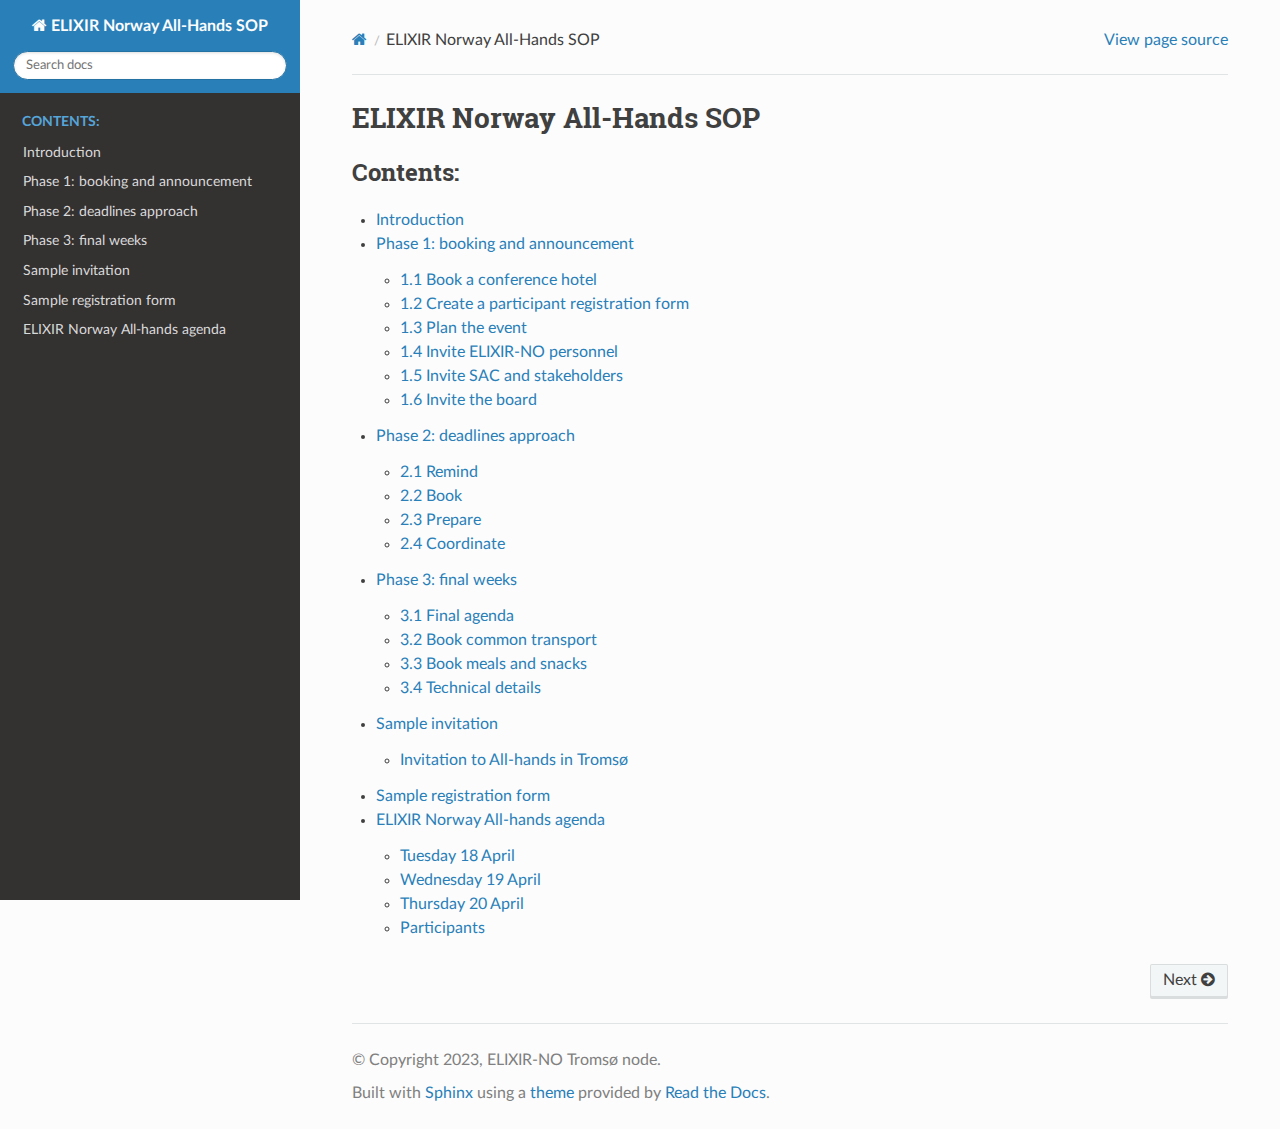
<file: docs/_build/html/index.html>
<!DOCTYPE html>
<html class="writer-html5" lang="en" >
<head>
  <meta charset="utf-8" /><meta name="generator" content="Docutils 0.18.1: http://docutils.sourceforge.net/" />

  <meta name="viewport" content="width=device-width, initial-scale=1.0" />
  <title>ELIXIR Norway All-Hands SOP &mdash; ELIXIR Norway All-Hands SOP  documentation</title>
      <link rel="stylesheet" href="_static/pygments.css" type="text/css" />
      <link rel="stylesheet" href="_static/css/theme.css" type="text/css" />
      <link rel="stylesheet" href="_static/custom.css" type="text/css" />
  <!--[if lt IE 9]>
    <script src="_static/js/html5shiv.min.js"></script>
  <![endif]-->
  
        <script src="_static/jquery.js"></script>
        <script src="_static/_sphinx_javascript_frameworks_compat.js"></script>
        <script data-url_root="./" id="documentation_options" src="_static/documentation_options.js"></script>
        <script src="_static/doctools.js"></script>
        <script src="_static/sphinx_highlight.js"></script>
    <script src="_static/js/theme.js"></script>
    <link rel="index" title="Index" href="genindex.html" />
    <link rel="search" title="Search" href="search.html" />
    <link rel="next" title="Introduction" href="intro.html" /> 
</head>

<body class="wy-body-for-nav"> 
  <div class="wy-grid-for-nav">
    <nav data-toggle="wy-nav-shift" class="wy-nav-side">
      <div class="wy-side-scroll">
        <div class="wy-side-nav-search" >

          
          
          <a href="#" class="icon icon-home">
            ELIXIR Norway All-Hands SOP
          </a>
<div role="search">
  <form id="rtd-search-form" class="wy-form" action="search.html" method="get">
    <input type="text" name="q" placeholder="Search docs" aria-label="Search docs" />
    <input type="hidden" name="check_keywords" value="yes" />
    <input type="hidden" name="area" value="default" />
  </form>
</div>
        </div><div class="wy-menu wy-menu-vertical" data-spy="affix" role="navigation" aria-label="Navigation menu">
              <p class="caption" role="heading"><span class="caption-text">Contents:</span></p>
<ul>
<li class="toctree-l1"><a class="reference internal" href="intro.html">Introduction</a></li>
<li class="toctree-l1"><a class="reference internal" href="phase1.html">Phase 1: booking and announcement</a></li>
<li class="toctree-l1"><a class="reference internal" href="phase2.html">Phase 2: deadlines approach</a></li>
<li class="toctree-l1"><a class="reference internal" href="phase3.html">Phase 3: final weeks</a></li>
<li class="toctree-l1"><a class="reference internal" href="invitation.html">Sample invitation</a></li>
<li class="toctree-l1"><a class="reference internal" href="registration.html">Sample registration form</a></li>
<li class="toctree-l1"><a class="reference internal" href="agenda.html">ELIXIR Norway All-hands agenda</a></li>
</ul>

        </div>
      </div>
    </nav>

    <section data-toggle="wy-nav-shift" class="wy-nav-content-wrap"><nav class="wy-nav-top" aria-label="Mobile navigation menu" >
          <i data-toggle="wy-nav-top" class="fa fa-bars"></i>
          <a href="#">ELIXIR Norway All-Hands SOP</a>
      </nav>

      <div class="wy-nav-content">
        <div class="rst-content">
          <div role="navigation" aria-label="Page navigation">
  <ul class="wy-breadcrumbs">
      <li><a href="#" class="icon icon-home" aria-label="Home"></a></li>
      <li class="breadcrumb-item active">ELIXIR Norway All-Hands SOP</li>
      <li class="wy-breadcrumbs-aside">
            <a href="_sources/index.rst.txt" rel="nofollow"> View page source</a>
      </li>
  </ul>
  <hr/>
</div>
          <div role="main" class="document" itemscope="itemscope" itemtype="http://schema.org/Article">
           <div itemprop="articleBody">
             
  <section id="elixir-norway-all-hands-sop">
<h1>ELIXIR Norway All-Hands SOP<a class="headerlink" href="#elixir-norway-all-hands-sop" title="Permalink to this heading"></a></h1>
<div class="toctree-wrapper compound">
<p class="caption" role="heading"><span class="caption-text">Contents:</span></p>
<ul>
<li class="toctree-l1"><a class="reference internal" href="intro.html">Introduction</a></li>
<li class="toctree-l1"><a class="reference internal" href="phase1.html">Phase 1: booking and announcement</a><ul>
<li class="toctree-l2"><a class="reference internal" href="phase1.html#book-a-conference-hotel">1.1 Book a conference hotel</a></li>
<li class="toctree-l2"><a class="reference internal" href="phase1.html#create-a-participant-registration-form">1.2 Create a participant registration form</a></li>
<li class="toctree-l2"><a class="reference internal" href="phase1.html#plan-the-event">1.3 Plan the event</a></li>
<li class="toctree-l2"><a class="reference internal" href="phase1.html#invite-elixir-no-personnel">1.4 Invite ELIXIR-NO personnel</a></li>
<li class="toctree-l2"><a class="reference internal" href="phase1.html#invite-sac-and-stakeholders">1.5 Invite SAC and stakeholders</a></li>
<li class="toctree-l2"><a class="reference internal" href="phase1.html#invite-the-board">1.6 Invite the board</a></li>
</ul>
</li>
<li class="toctree-l1"><a class="reference internal" href="phase2.html">Phase 2: deadlines approach</a><ul>
<li class="toctree-l2"><a class="reference internal" href="phase2.html#remind">2.1 Remind</a></li>
<li class="toctree-l2"><a class="reference internal" href="phase2.html#book">2.2 Book</a></li>
<li class="toctree-l2"><a class="reference internal" href="phase2.html#prepare">2.3 Prepare</a></li>
<li class="toctree-l2"><a class="reference internal" href="phase2.html#coordinate">2.4 Coordinate</a></li>
</ul>
</li>
<li class="toctree-l1"><a class="reference internal" href="phase3.html">Phase 3: final weeks</a><ul>
<li class="toctree-l2"><a class="reference internal" href="phase3.html#final-agenda">3.1 Final agenda</a></li>
<li class="toctree-l2"><a class="reference internal" href="phase3.html#book-common-transport">3.2 Book common transport</a></li>
<li class="toctree-l2"><a class="reference internal" href="phase3.html#book-meals-and-snacks">3.3 Book meals and snacks</a></li>
<li class="toctree-l2"><a class="reference internal" href="phase3.html#technical-details">3.4 Technical details</a></li>
</ul>
</li>
<li class="toctree-l1"><a class="reference internal" href="invitation.html">Sample invitation</a><ul>
<li class="toctree-l2"><a class="reference internal" href="invitation.html#invitation-to-all-hands-in-tromso">Invitation to All-hands in Tromsø</a></li>
</ul>
</li>
<li class="toctree-l1"><a class="reference internal" href="registration.html">Sample registration form</a></li>
<li class="toctree-l1"><a class="reference internal" href="agenda.html">ELIXIR Norway All-hands agenda</a><ul>
<li class="toctree-l2"><a class="reference internal" href="agenda.html#tuesday-18-april">Tuesday 18 April</a></li>
<li class="toctree-l2"><a class="reference internal" href="agenda.html#wednesday-19-april">Wednesday 19 April</a></li>
<li class="toctree-l2"><a class="reference internal" href="agenda.html#thursday-20-april">Thursday 20 April</a></li>
<li class="toctree-l2"><a class="reference internal" href="agenda.html#participants">Participants</a></li>
</ul>
</li>
</ul>
</div>
</section>


           </div>
          </div>
          <footer><div class="rst-footer-buttons" role="navigation" aria-label="Footer">
        <a href="intro.html" class="btn btn-neutral float-right" title="Introduction" accesskey="n" rel="next">Next <span class="fa fa-arrow-circle-right" aria-hidden="true"></span></a>
    </div>

  <hr/>

  <div role="contentinfo">
    <p>&#169; Copyright 2023, ELIXIR-NO Tromsø node.</p>
  </div>

  Built with <a href="https://www.sphinx-doc.org/">Sphinx</a> using a
    <a href="https://github.com/readthedocs/sphinx_rtd_theme">theme</a>
    provided by <a href="https://readthedocs.org">Read the Docs</a>.
   

</footer>
        </div>
      </div>
    </section>
  </div>
  <script>
      jQuery(function () {
          SphinxRtdTheme.Navigation.enable(true);
      });
  </script> 

</body>
</html>
</file>
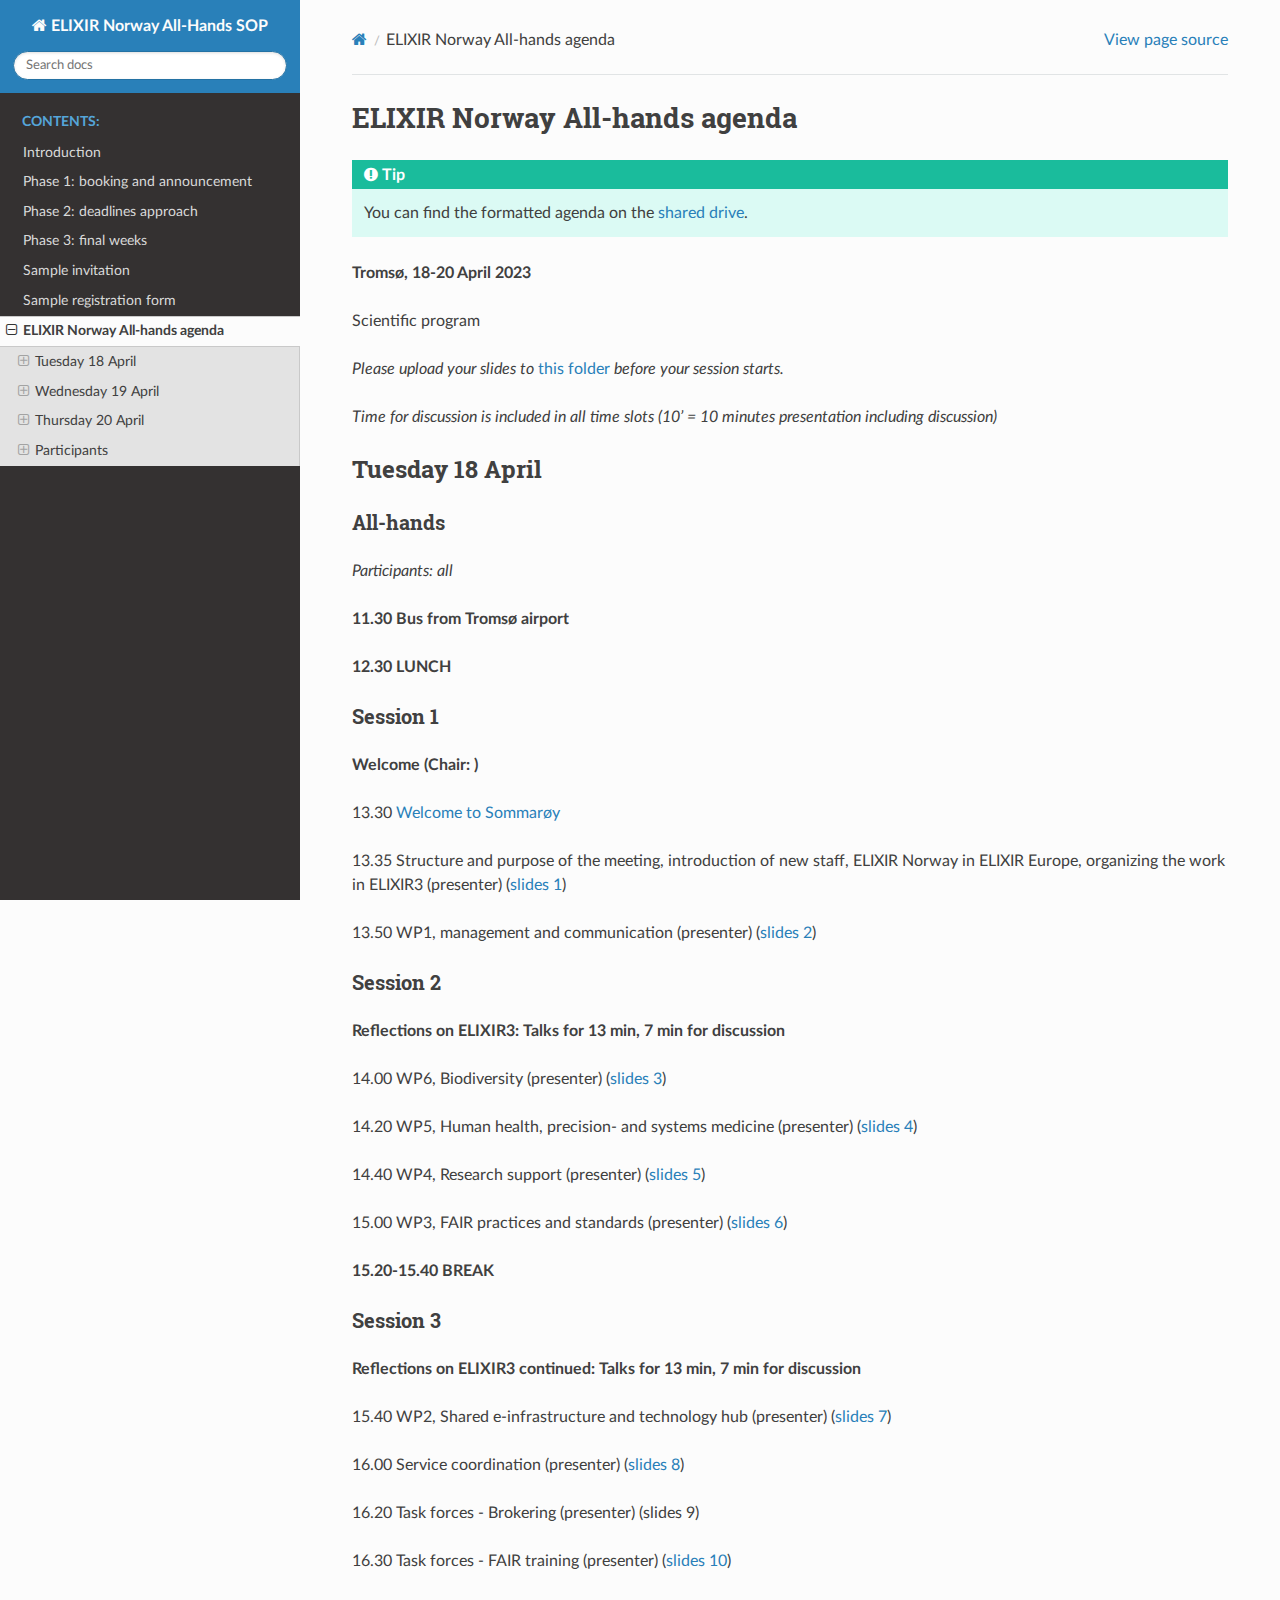
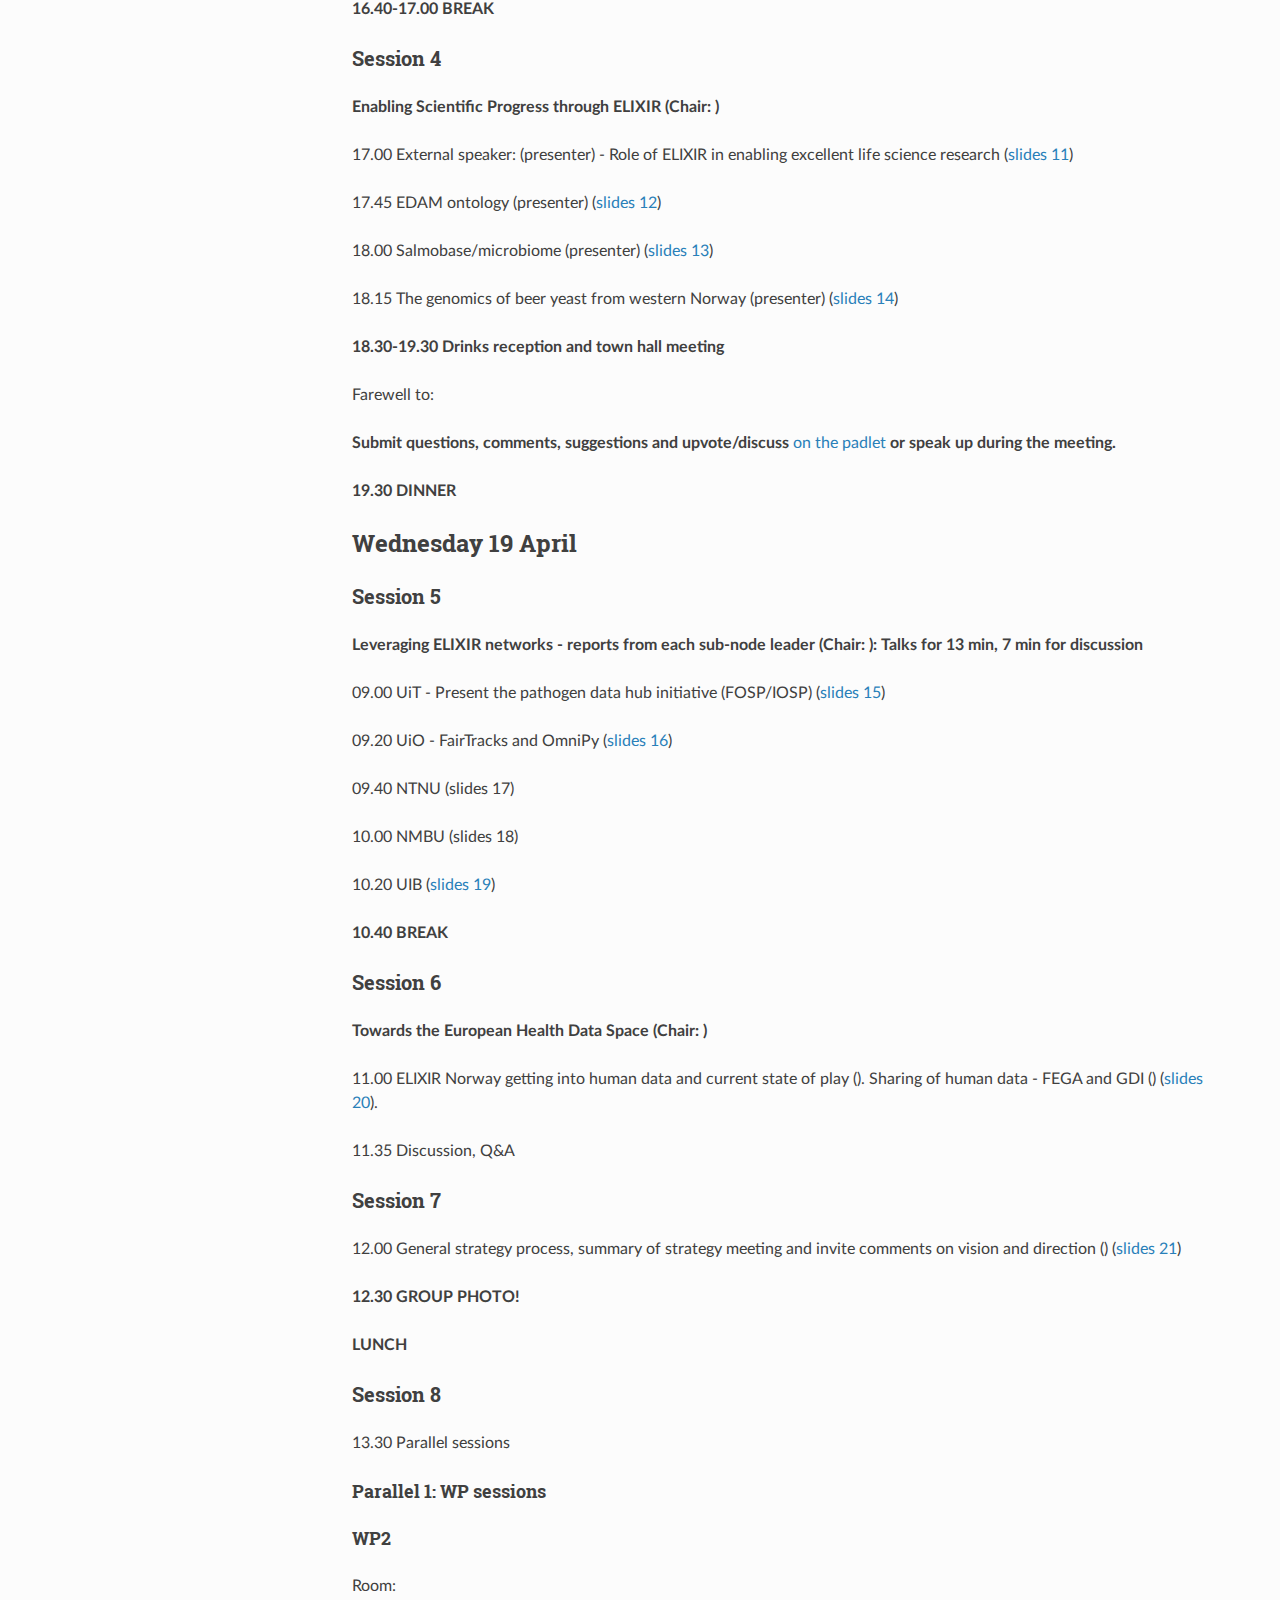
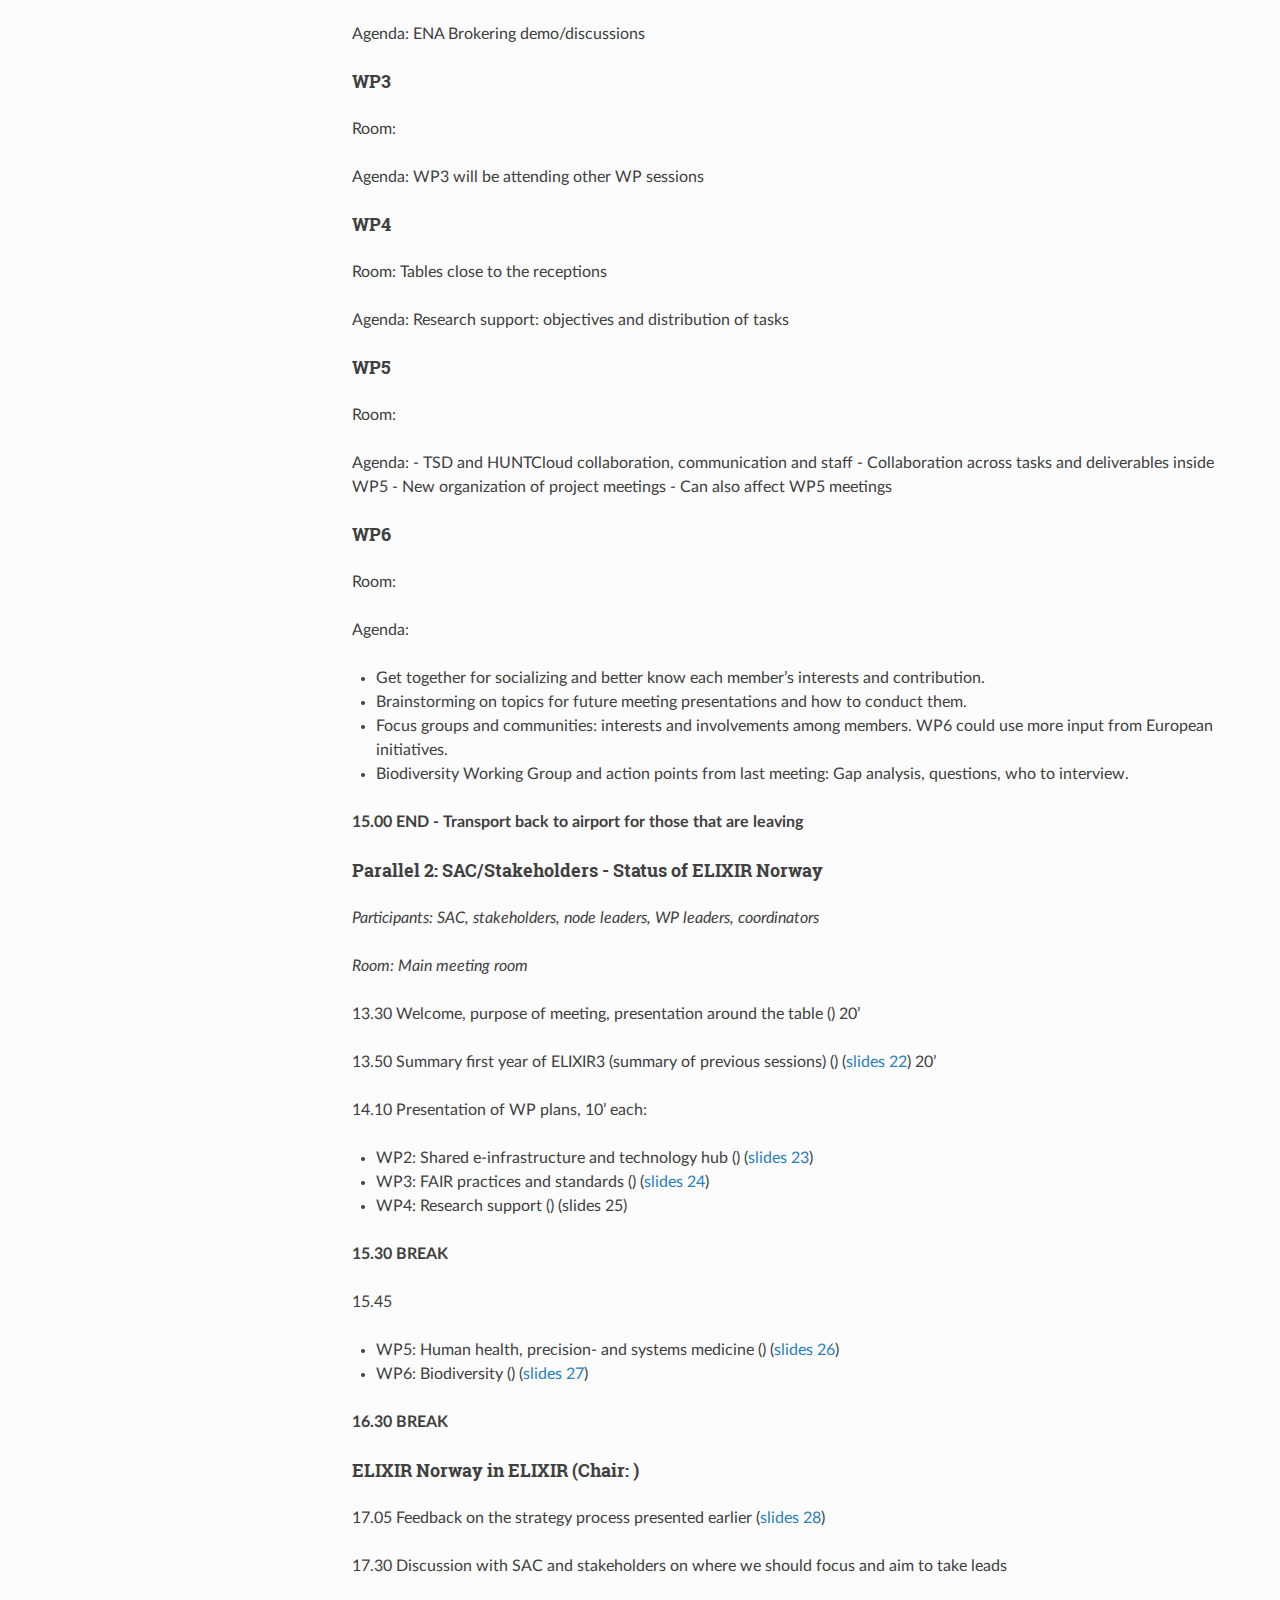
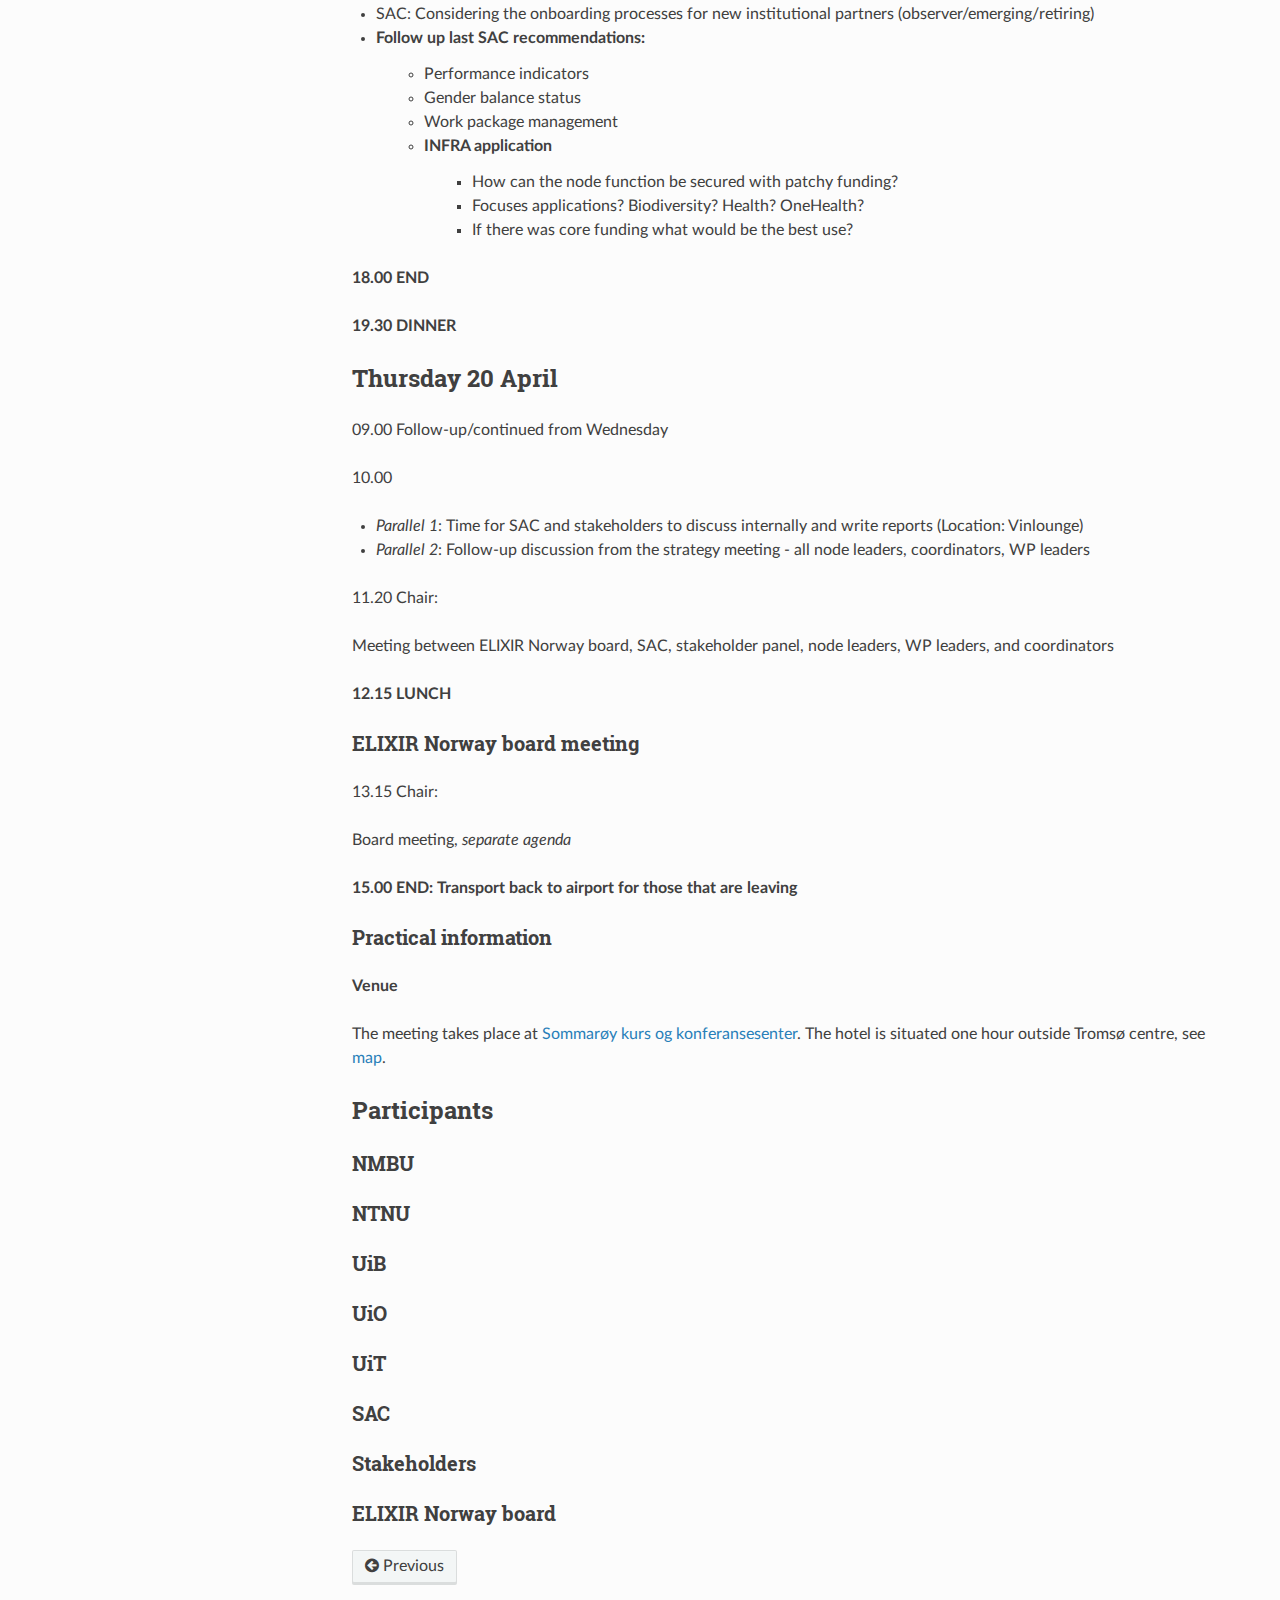
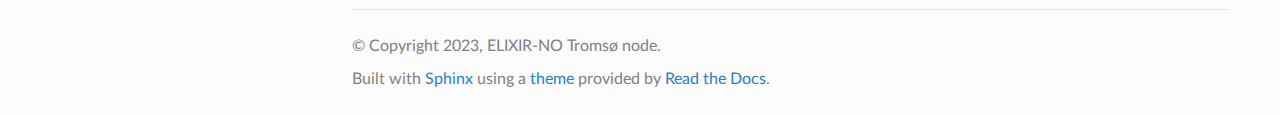
<file: docs/_build/html/agenda.html>
<!DOCTYPE html>
<html class="writer-html5" lang="en" >
<head>
  <meta charset="utf-8" /><meta name="generator" content="Docutils 0.18.1: http://docutils.sourceforge.net/" />

  <meta name="viewport" content="width=device-width, initial-scale=1.0" />
  <title>ELIXIR Norway All-hands agenda &mdash; ELIXIR Norway All-Hands SOP  documentation</title>
      <link rel="stylesheet" href="_static/pygments.css" type="text/css" />
      <link rel="stylesheet" href="_static/css/theme.css" type="text/css" />
      <link rel="stylesheet" href="_static/custom.css" type="text/css" />
  <!--[if lt IE 9]>
    <script src="_static/js/html5shiv.min.js"></script>
  <![endif]-->
  
        <script src="_static/jquery.js"></script>
        <script src="_static/_sphinx_javascript_frameworks_compat.js"></script>
        <script data-url_root="./" id="documentation_options" src="_static/documentation_options.js"></script>
        <script src="_static/doctools.js"></script>
        <script src="_static/sphinx_highlight.js"></script>
    <script src="_static/js/theme.js"></script>
    <link rel="index" title="Index" href="genindex.html" />
    <link rel="search" title="Search" href="search.html" />
    <link rel="prev" title="Sample registration form" href="registration.html" /> 
</head>

<body class="wy-body-for-nav"> 
  <div class="wy-grid-for-nav">
    <nav data-toggle="wy-nav-shift" class="wy-nav-side">
      <div class="wy-side-scroll">
        <div class="wy-side-nav-search" >

          
          
          <a href="index.html" class="icon icon-home">
            ELIXIR Norway All-Hands SOP
          </a>
<div role="search">
  <form id="rtd-search-form" class="wy-form" action="search.html" method="get">
    <input type="text" name="q" placeholder="Search docs" aria-label="Search docs" />
    <input type="hidden" name="check_keywords" value="yes" />
    <input type="hidden" name="area" value="default" />
  </form>
</div>
        </div><div class="wy-menu wy-menu-vertical" data-spy="affix" role="navigation" aria-label="Navigation menu">
              <p class="caption" role="heading"><span class="caption-text">Contents:</span></p>
<ul class="current">
<li class="toctree-l1"><a class="reference internal" href="intro.html">Introduction</a></li>
<li class="toctree-l1"><a class="reference internal" href="phase1.html">Phase 1: booking and announcement</a></li>
<li class="toctree-l1"><a class="reference internal" href="phase2.html">Phase 2: deadlines approach</a></li>
<li class="toctree-l1"><a class="reference internal" href="phase3.html">Phase 3: final weeks</a></li>
<li class="toctree-l1"><a class="reference internal" href="invitation.html">Sample invitation</a></li>
<li class="toctree-l1"><a class="reference internal" href="registration.html">Sample registration form</a></li>
<li class="toctree-l1 current"><a class="current reference internal" href="#">ELIXIR Norway All-hands agenda</a><ul>
<li class="toctree-l2"><a class="reference internal" href="#tuesday-18-april">Tuesday 18 April</a><ul>
<li class="toctree-l3"><a class="reference internal" href="#all-hands">All-hands</a></li>
<li class="toctree-l3"><a class="reference internal" href="#session-1">Session 1</a></li>
<li class="toctree-l3"><a class="reference internal" href="#session-2">Session 2</a></li>
<li class="toctree-l3"><a class="reference internal" href="#session-3">Session 3</a></li>
<li class="toctree-l3"><a class="reference internal" href="#session-4">Session 4</a></li>
</ul>
</li>
<li class="toctree-l2"><a class="reference internal" href="#wednesday-19-april">Wednesday 19 April</a><ul>
<li class="toctree-l3"><a class="reference internal" href="#session-5">Session 5</a></li>
<li class="toctree-l3"><a class="reference internal" href="#session-6">Session 6</a></li>
<li class="toctree-l3"><a class="reference internal" href="#session-7">Session 7</a></li>
<li class="toctree-l3"><a class="reference internal" href="#session-8">Session 8</a><ul>
<li class="toctree-l4"><a class="reference internal" href="#parallel-1-wp-sessions">Parallel 1: WP sessions</a></li>
<li class="toctree-l4"><a class="reference internal" href="#parallel-2-sac-stakeholders-status-of-elixir-norway">Parallel 2: SAC/Stakeholders - Status of ELIXIR Norway</a></li>
<li class="toctree-l4"><a class="reference internal" href="#elixir-norway-in-elixir-chair">ELIXIR Norway in ELIXIR (Chair: )</a></li>
</ul>
</li>
</ul>
</li>
<li class="toctree-l2"><a class="reference internal" href="#thursday-20-april">Thursday 20 April</a><ul>
<li class="toctree-l3"><a class="reference internal" href="#elixir-norway-board-meeting">ELIXIR Norway board meeting</a></li>
<li class="toctree-l3"><a class="reference internal" href="#practical-information">Practical information</a></li>
</ul>
</li>
<li class="toctree-l2"><a class="reference internal" href="#participants">Participants</a><ul>
<li class="toctree-l3"><a class="reference internal" href="#nmbu">NMBU</a></li>
<li class="toctree-l3"><a class="reference internal" href="#ntnu">NTNU</a></li>
<li class="toctree-l3"><a class="reference internal" href="#uib">UiB</a></li>
<li class="toctree-l3"><a class="reference internal" href="#uio">UiO</a></li>
<li class="toctree-l3"><a class="reference internal" href="#uit">UiT</a></li>
<li class="toctree-l3"><a class="reference internal" href="#sac">SAC</a></li>
<li class="toctree-l3"><a class="reference internal" href="#stakeholders">Stakeholders</a></li>
<li class="toctree-l3"><a class="reference internal" href="#elixir-norway-board">ELIXIR Norway board</a></li>
</ul>
</li>
</ul>
</li>
</ul>

        </div>
      </div>
    </nav>

    <section data-toggle="wy-nav-shift" class="wy-nav-content-wrap"><nav class="wy-nav-top" aria-label="Mobile navigation menu" >
          <i data-toggle="wy-nav-top" class="fa fa-bars"></i>
          <a href="index.html">ELIXIR Norway All-Hands SOP</a>
      </nav>

      <div class="wy-nav-content">
        <div class="rst-content">
          <div role="navigation" aria-label="Page navigation">
  <ul class="wy-breadcrumbs">
      <li><a href="index.html" class="icon icon-home" aria-label="Home"></a></li>
      <li class="breadcrumb-item active">ELIXIR Norway All-hands agenda</li>
      <li class="wy-breadcrumbs-aside">
            <a href="_sources/agenda.rst.txt" rel="nofollow"> View page source</a>
      </li>
  </ul>
  <hr/>
</div>
          <div role="main" class="document" itemscope="itemscope" itemtype="http://schema.org/Article">
           <div itemprop="articleBody">
             
  <section id="elixir-norway-all-hands-agenda">
<h1>ELIXIR Norway All-hands agenda<a class="headerlink" href="#elixir-norway-all-hands-agenda" title="Permalink to this heading"></a></h1>
<div class="admonition tip">
<p class="admonition-title">Tip</p>
<p>You can find the formatted agenda on the <a class="reference external" href="https://docs.google.com/document/d/1ZYDdV9IE39KzFlzAZ2M4Q1kqz-VBfszsCD6igLo0BHQ/edit">shared drive</a>.</p>
</div>
<p><strong>Tromsø, 18-20 April 2023</strong></p>
<p>Scientific program</p>
<p><em>Please upload your slides to</em> <a class="reference external" href="https://drive.google.com/drive/folders/1VfDBoXSDG5Fw4kAGShBeXPmBdf2y28GR">this folder</a> <em>before your session starts.</em></p>
<p><em>Time for discussion is included in all time slots (10’ = 10 minutes presentation including discussion)</em></p>
<section id="tuesday-18-april">
<h2>Tuesday 18 April<a class="headerlink" href="#tuesday-18-april" title="Permalink to this heading"></a></h2>
<section id="all-hands">
<h3>All-hands<a class="headerlink" href="#all-hands" title="Permalink to this heading"></a></h3>
<p><em>Participants: all</em></p>
<p><strong>11.30 Bus from Tromsø airport</strong></p>
<p><strong>12.30 LUNCH</strong></p>
</section>
<section id="session-1">
<h3>Session 1<a class="headerlink" href="#session-1" title="Permalink to this heading"></a></h3>
<p><strong>Welcome (Chair: )</strong></p>
<p>13.30 <a class="reference external" href="https://docs.google.com/presentation/d/1avzks4G3eJzH-babfVJJyKz--O5il46lG3crp5KW8Hw/edit#slide=id.p4">Welcome to Sommarøy</a></p>
<p>13.35 Structure and purpose of the meeting, introduction of new staff, ELIXIR Norway in ELIXIR Europe, organizing the work in ELIXIR3 (presenter) (<a class="reference external" href="https://docs.google.com/presentation/d/19UzsUKmw3rS1phS26h5ef5dkzChj9chk/edit">slides 1</a>)</p>
<p>13.50 WP1, management and communication (presenter) (<a class="reference external" href="https://docs.google.com/presentation/d/1E4Z3dlvurdkz5h4A5UBFAK9Q2LVo8g-kAgQ5qpYehpI/edit#slide=id.p1">slides 2</a>)</p>
</section>
<section id="session-2">
<h3>Session 2<a class="headerlink" href="#session-2" title="Permalink to this heading"></a></h3>
<p><strong>Reflections on ELIXIR3: Talks for 13 min, 7 min for discussion</strong></p>
<p>14.00 WP6, Biodiversity (presenter) (<a class="reference external" href="https://docs.google.com/presentation/d/1cf7_cK60dc9aO9fPE0AvmpFK2ZYgqpT68nrA1pN6jh0/edit#slide=id.p1">slides 3</a>)</p>
<p>14.20 WP5, Human health, precision- and systems medicine (presenter) (<a class="reference external" href="https://docs.google.com/presentation/d/1YofZ30hxk16BBc1BtFcLARXJKtxD54md/edit#slide=id.p1">slides 4</a>)</p>
<p>14.40 WP4, Research support (presenter) (<a class="reference external" href="https://docs.google.com/presentation/d/1-CA9Niw_jNPU5sT6b9WGN1L9xdspuGhNEMWKjSAK75w/edit#slide=id.p1">slides 5</a>)</p>
<p>15.00 WP3, FAIR practices and standards (presenter) (<a class="reference external" href="https://docs.google.com/presentation/d/1djbYQh89KoCK8qUDfPxZabQbxKGLU7VeuLjtK4yP3lY/edit#slide=id.gf7200d33b1_0_0">slides 6</a>)</p>
<p><strong>15.20-15.40 BREAK</strong></p>
</section>
<section id="session-3">
<h3>Session 3<a class="headerlink" href="#session-3" title="Permalink to this heading"></a></h3>
<p><strong>Reflections on ELIXIR3 continued: Talks for 13 min, 7 min for discussion</strong></p>
<p>15.40 WP2, Shared e-infrastructure and technology hub (presenter) (<a class="reference external" href="https://docs.google.com/presentation/d/1mLL5YPL45h4pDapgfqon8p8mh4aEX1W_/edit">slides 7</a>)</p>
<p>16.00 Service coordination (presenter) (<a class="reference external" href="https://docs.google.com/presentation/d/1BTCKxwZPc8wT5E_b11ynv2ajNvM5-MJd/edit#slide=id.p1">slides 8</a>)</p>
<p>16.20 Task forces - Brokering (presenter) (slides 9)</p>
<p>16.30 Task forces - FAIR training (presenter) (<a class="reference external" href="https://docs.google.com/presentation/d/1LT0h5v5FGTzLqVo8AdYvh25SXXuCrZ9YZpIHShYo-P0/edit#">slides 10</a>)</p>
<p><strong>16.40-17.00 BREAK</strong></p>
</section>
<section id="session-4">
<h3>Session 4<a class="headerlink" href="#session-4" title="Permalink to this heading"></a></h3>
<p><strong>Enabling Scientific Progress through ELIXIR (Chair: )</strong></p>
<p>17.00 External speaker: (presenter) - Role of ELIXIR in enabling excellent life science research (<a class="reference external" href="https://drive.google.com/file/d/1IURR2SNPKSJcmNRNqXW83OkVIWqeO8BC/view">slides 11</a>)</p>
<p>17.45 EDAM ontology (presenter) (<a class="reference external" href="https://docs.google.com/presentation/d/18CwNikXC7KQScthk-3BSc7fFBnXcEvWhznjQ8TurAoM/edit">slides 12</a>)</p>
<p>18.00 Salmobase/microbiome (presenter) (<a class="reference external" href="https://docs.google.com/presentation/d/1b9s22K8MHlKkfXcBhURPu8Gepf9DBuAg/edit#slide=id.p1">slides 13</a>)</p>
<p>18.15 The genomics of beer yeast from western Norway (presenter) (<a class="reference external" href="https://docs.google.com/presentation/d/1NhDQTKiJu1wenr8f9SY-uvqwx3R9yEC-/edit#slide=id.p1">slides 14</a>)</p>
<p><strong>18.30-19.30 Drinks reception and town hall meeting</strong></p>
<p>Farewell to:</p>
<p><strong>Submit questions, comments, suggestions and upvote/discuss</strong> <a class="reference external" href="https://padlet.com/korbinian_bosl/elixir-no-allhands-2023-town-hall-meeting-6g3aqgxk3cfjotm6">on the padlet</a> <strong>or speak up during the meeting.</strong></p>
<p><strong>19.30 DINNER</strong></p>
</section>
</section>
<section id="wednesday-19-april">
<h2>Wednesday 19 April<a class="headerlink" href="#wednesday-19-april" title="Permalink to this heading"></a></h2>
<section id="session-5">
<h3>Session 5<a class="headerlink" href="#session-5" title="Permalink to this heading"></a></h3>
<p><strong>Leveraging ELIXIR networks - reports from each sub-node leader (Chair: ): Talks for 13 min, 7 min for discussion</strong></p>
<p>09.00 UiT - Present the pathogen data hub initiative (FOSP/IOSP) (<a class="reference external" href="https://docs.google.com/presentation/d/19WhsaFOXx2AcEQQJ9trHBn8KHz525Xy8_wLapG4IcwY/edit#slide=id.p1">slides 15</a>)</p>
<p>09.20 UiO - FairTracks and OmniPy (<a class="reference external" href="https://docs.google.com/presentation/d/1IKhfaP-FDuP5HTj5oDLqyKc9vLf0Apej/edit#slide=id.p1">slides 16</a>)</p>
<p>09.40 NTNU (slides 17)</p>
<p>10.00 NMBU (slides 18)</p>
<p>10.20 UIB (<a class="reference external" href="https://docs.google.com/presentation/d/1Q1AP4TEzHYtqfifEsswgAF0JTg2f5cxB/edit#slide=id.g23107e624e6_0_4">slides 19</a>)</p>
<p><strong>10.40        BREAK</strong></p>
</section>
<section id="session-6">
<h3>Session 6<a class="headerlink" href="#session-6" title="Permalink to this heading"></a></h3>
<p><strong>Towards the European Health Data Space (Chair: )</strong></p>
<p>11.00 ELIXIR Norway getting into human data and current state of play (). Sharing of human data - FEGA and GDI ()  (<a class="reference external" href="https://docs.google.com/presentation/d/1ShLe_vzWjFUArALXSLsL48W3DJMoZ0XL/edit">slides 20</a>).</p>
<p>11.35 Discussion, Q&amp;A</p>
</section>
<section id="session-7">
<h3>Session 7<a class="headerlink" href="#session-7" title="Permalink to this heading"></a></h3>
<p>12.00 General strategy process, summary of strategy meeting and invite comments on vision and direction () (<a class="reference external" href="https://docs.google.com/presentation/d/1EnrGZ4Jb-DFnCbtvh7YUZpzDuOnwRQdA/edit#slide=id.g2310857bcfe_0_410">slides 21</a>)</p>
<p><strong>12.30 GROUP PHOTO!</strong></p>
<p><strong>LUNCH</strong></p>
</section>
<section id="session-8">
<h3>Session 8<a class="headerlink" href="#session-8" title="Permalink to this heading"></a></h3>
<p>13.30 Parallel sessions</p>
<section id="parallel-1-wp-sessions">
<h4>Parallel 1: WP sessions<a class="headerlink" href="#parallel-1-wp-sessions" title="Permalink to this heading"></a></h4>
<section id="wp2">
<h5>WP2<a class="headerlink" href="#wp2" title="Permalink to this heading"></a></h5>
<p>Room:</p>
<p>Agenda: ENA Brokering demo/discussions</p>
</section>
<section id="wp3">
<h5>WP3<a class="headerlink" href="#wp3" title="Permalink to this heading"></a></h5>
<p>Room:</p>
<p>Agenda:  WP3 will be attending other WP sessions</p>
</section>
<section id="wp4">
<h5>WP4<a class="headerlink" href="#wp4" title="Permalink to this heading"></a></h5>
<p>Room: Tables close to the receptions</p>
<p>Agenda: Research support: objectives and distribution of tasks</p>
</section>
<section id="wp5">
<h5>WP5<a class="headerlink" href="#wp5" title="Permalink to this heading"></a></h5>
<p>Room:</p>
<p>Agenda:
- TSD and HUNTCloud collaboration, communication and staff
- Collaboration across tasks and deliverables inside WP5
- New organization of project meetings - Can also affect WP5 meetings</p>
</section>
<section id="wp6">
<h5>WP6<a class="headerlink" href="#wp6" title="Permalink to this heading"></a></h5>
<p>Room:</p>
<p>Agenda:</p>
<ul class="simple">
<li><p>Get together for socializing and better know each member’s interests and contribution.</p></li>
<li><p>Brainstorming on topics for future meeting presentations and how to conduct them.</p></li>
<li><p>Focus groups and communities: interests and involvements among members. WP6 could use more input from European initiatives.</p></li>
<li><p>Biodiversity Working Group and action points from last meeting: Gap analysis, questions, who to interview.</p></li>
</ul>
<p><strong>15.00 END - Transport back to airport for those that are leaving</strong></p>
</section>
</section>
<section id="parallel-2-sac-stakeholders-status-of-elixir-norway">
<h4>Parallel 2: SAC/Stakeholders - Status of ELIXIR Norway<a class="headerlink" href="#parallel-2-sac-stakeholders-status-of-elixir-norway" title="Permalink to this heading"></a></h4>
<p><em>Participants: SAC, stakeholders, node leaders, WP leaders, coordinators</em></p>
<p><em>Room: Main meeting room</em></p>
<p>13.30 Welcome, purpose of meeting, presentation around the table ()  20’</p>
<p>13.50 Summary first year of ELIXIR3 (summary of previous sessions) () (<a class="reference external" href="https://docs.google.com/presentation/d/1IUeKaKDmEoon2CGWv-E38Vs2lrOEOBpg/edit#slide=id.p1">slides 22</a>) 20’</p>
<p>14.10 Presentation of WP plans, 10’ each:</p>
<ul class="simple">
<li><p>WP2: Shared e-infrastructure and technology hub () (<a class="reference external" href="https://docs.google.com/presentation/d/1mLL5YPL45h4pDapgfqon8p8mh4aEX1W_/edit#slide=id.p1">slides 23</a>)</p></li>
<li><p>WP3: FAIR practices and standards () (<a class="reference external" href="https://docs.google.com/presentation/d/1djbYQh89KoCK8qUDfPxZabQbxKGLU7VeuLjtK4yP3lY/edit">slides 24</a>)</p></li>
<li><p>WP4: Research support () (slides 25)</p></li>
</ul>
<p><strong>15.30 BREAK</strong></p>
<p>15.45</p>
<ul class="simple">
<li><p>WP5: Human health, precision- and systems medicine () (<a class="reference external" href="https://docs.google.com/presentation/d/1hyalCb437OHrA2dXfAcMYEJIPMbuw-6j/edit#slide=id.p1">slides 26</a>)</p></li>
<li><p>WP6: Biodiversity () (<a class="reference external" href="https://docs.google.com/presentation/d/1ptjA4322HszGkrBvyco21zChLWHOzreudJ4V9ee6BDI/edit">slides 27</a>)</p></li>
</ul>
<p><strong>16.30 BREAK</strong></p>
</section>
<section id="elixir-norway-in-elixir-chair">
<h4>ELIXIR Norway in ELIXIR (Chair: )<a class="headerlink" href="#elixir-norway-in-elixir-chair" title="Permalink to this heading"></a></h4>
<p>17.05 Feedback on the strategy process presented earlier (<a class="reference external" href="https://docs.google.com/presentation/d/1Q1AP4TEzHYtqfifEsswgAF0JTg2f5cxB/edit#slide=id.p1">slides 28</a>)</p>
<p>17.30 Discussion with SAC and stakeholders on where we should focus and aim to take leads</p>
<ul class="simple">
<li><p>SAC: Considering the onboarding processes for new institutional partners (observer/emerging/retiring)</p></li>
<li><dl class="simple">
<dt>Follow up last SAC recommendations:</dt><dd><ul>
<li><p>Performance indicators</p></li>
<li><p>Gender balance status</p></li>
<li><p>Work package management</p></li>
<li><dl class="simple">
<dt>INFRA application</dt><dd><ul>
<li><p>How can the node function be secured with patchy funding?</p></li>
<li><p>Focuses applications? Biodiversity? Health? OneHealth?</p></li>
<li><p>If there was core funding what would be the best use?</p></li>
</ul>
</dd>
</dl>
</li>
</ul>
</dd>
</dl>
</li>
</ul>
<p><strong>18.00 END</strong></p>
<p><strong>19.30 DINNER</strong></p>
</section>
</section>
</section>
<section id="thursday-20-april">
<h2>Thursday 20 April<a class="headerlink" href="#thursday-20-april" title="Permalink to this heading"></a></h2>
<p>09.00 Follow-up/continued from Wednesday</p>
<p>10.00</p>
<ul class="simple">
<li><p><em>Parallel 1</em>: Time for SAC and stakeholders to discuss internally and write reports (Location: Vinlounge)</p></li>
<li><p><em>Parallel 2</em>: Follow-up discussion from the strategy meeting - all node leaders, coordinators, WP leaders</p></li>
</ul>
<p>11.20 Chair:</p>
<p>Meeting between ELIXIR Norway board, SAC, stakeholder panel, node leaders, WP leaders, and coordinators</p>
<p><strong>12.15 LUNCH</strong></p>
<section id="elixir-norway-board-meeting">
<h3>ELIXIR Norway board meeting<a class="headerlink" href="#elixir-norway-board-meeting" title="Permalink to this heading"></a></h3>
<p>13.15 Chair:</p>
<p>Board meeting, <em>separate agenda</em></p>
<p><strong>15.00 END: Transport back to airport for those that are leaving</strong></p>
</section>
<section id="practical-information">
<h3>Practical information<a class="headerlink" href="#practical-information" title="Permalink to this heading"></a></h3>
<p><strong>Venue</strong></p>
<p>The meeting takes place at <a class="reference external" href="https://sommaroy.no/no/moter-og-konferanser/">Sommarøy kurs og konferansesenter</a>. The hotel is situated one hour outside Tromsø centre, see <a class="reference external" href="https://www.google.com/maps/dir//Sommar%C3%B8y+Arctic+Hotel+Troms%C3%B8+AS+Skipsholmvegen+22+9110+Sommar%C3%B8y/&#64;69.6354897,17.9918484,10z/data=!4m8!4m7!1m0!1m5!1m1!1s0x45c4ae5ea3c663ad:0xd303ac4e36cca531!2m2!1d17.9918484!2d69.6354897">map</a>.</p>
</section>
</section>
<section id="participants">
<h2>Participants<a class="headerlink" href="#participants" title="Permalink to this heading"></a></h2>
<section id="nmbu">
<h3>NMBU<a class="headerlink" href="#nmbu" title="Permalink to this heading"></a></h3>
</section>
<section id="ntnu">
<h3>NTNU<a class="headerlink" href="#ntnu" title="Permalink to this heading"></a></h3>
</section>
<section id="uib">
<h3>UiB<a class="headerlink" href="#uib" title="Permalink to this heading"></a></h3>
</section>
<section id="uio">
<h3>UiO<a class="headerlink" href="#uio" title="Permalink to this heading"></a></h3>
</section>
<section id="uit">
<h3>UiT<a class="headerlink" href="#uit" title="Permalink to this heading"></a></h3>
</section>
<section id="sac">
<h3>SAC<a class="headerlink" href="#sac" title="Permalink to this heading"></a></h3>
</section>
<section id="stakeholders">
<h3>Stakeholders<a class="headerlink" href="#stakeholders" title="Permalink to this heading"></a></h3>
</section>
<section id="elixir-norway-board">
<h3>ELIXIR Norway board<a class="headerlink" href="#elixir-norway-board" title="Permalink to this heading"></a></h3>
</section>
</section>
</section>


           </div>
          </div>
          <footer><div class="rst-footer-buttons" role="navigation" aria-label="Footer">
        <a href="registration.html" class="btn btn-neutral float-left" title="Sample registration form" accesskey="p" rel="prev"><span class="fa fa-arrow-circle-left" aria-hidden="true"></span> Previous</a>
    </div>

  <hr/>

  <div role="contentinfo">
    <p>&#169; Copyright 2023, ELIXIR-NO Tromsø node.</p>
  </div>

  Built with <a href="https://www.sphinx-doc.org/">Sphinx</a> using a
    <a href="https://github.com/readthedocs/sphinx_rtd_theme">theme</a>
    provided by <a href="https://readthedocs.org">Read the Docs</a>.
   

</footer>
        </div>
      </div>
    </section>
  </div>
  <script>
      jQuery(function () {
          SphinxRtdTheme.Navigation.enable(true);
      });
  </script> 

</body>
</html>
</file>
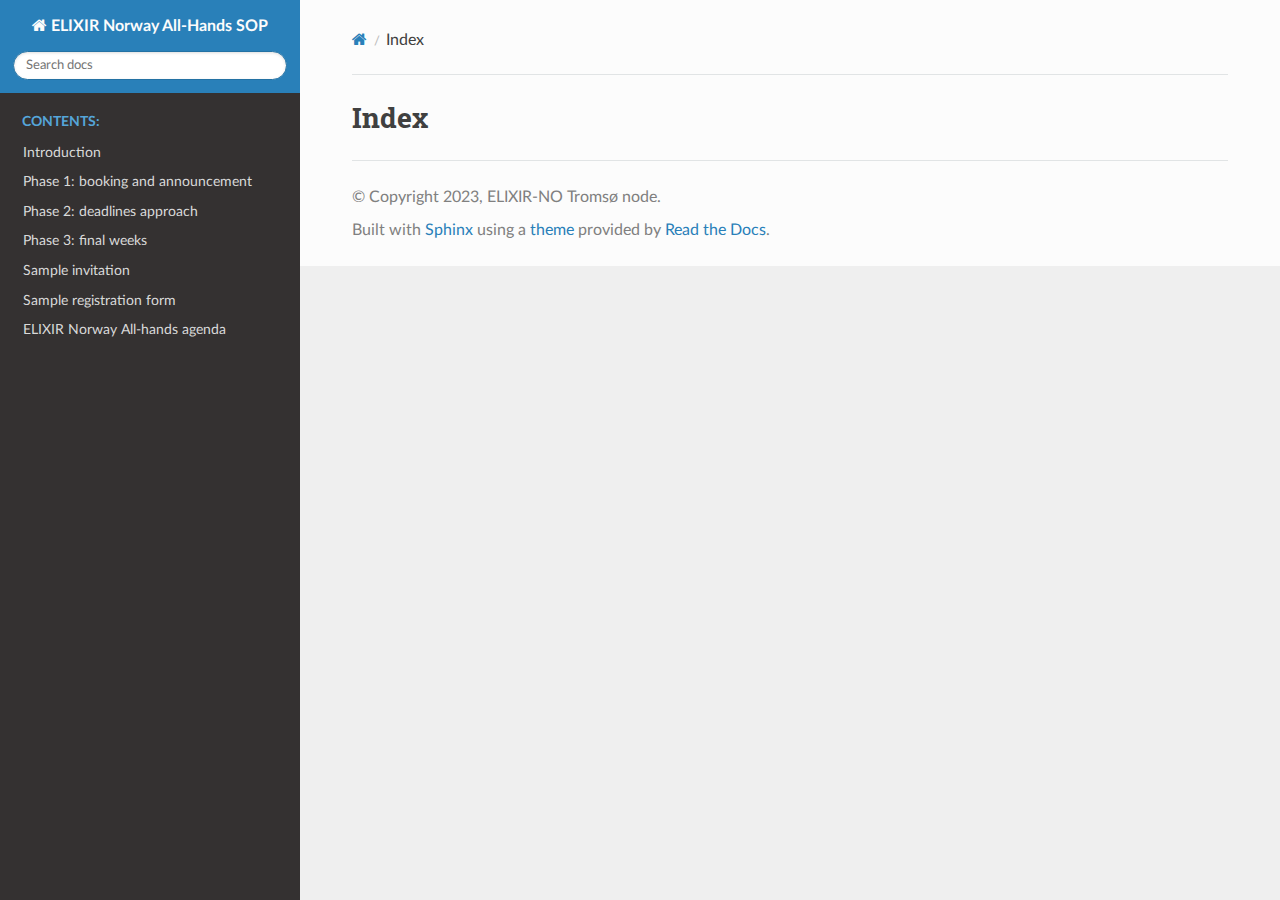
<file: docs/_build/html/genindex.html>
<!DOCTYPE html>
<html class="writer-html5" lang="en" >
<head>
  <meta charset="utf-8" />
  <meta name="viewport" content="width=device-width, initial-scale=1.0" />
  <title>Index &mdash; ELIXIR Norway All-Hands SOP  documentation</title>
      <link rel="stylesheet" href="_static/pygments.css" type="text/css" />
      <link rel="stylesheet" href="_static/css/theme.css" type="text/css" />
      <link rel="stylesheet" href="_static/custom.css" type="text/css" />
  <!--[if lt IE 9]>
    <script src="_static/js/html5shiv.min.js"></script>
  <![endif]-->
  
        <script src="_static/jquery.js"></script>
        <script src="_static/_sphinx_javascript_frameworks_compat.js"></script>
        <script data-url_root="./" id="documentation_options" src="_static/documentation_options.js"></script>
        <script src="_static/doctools.js"></script>
        <script src="_static/sphinx_highlight.js"></script>
    <script src="_static/js/theme.js"></script>
    <link rel="index" title="Index" href="#" />
    <link rel="search" title="Search" href="search.html" /> 
</head>

<body class="wy-body-for-nav"> 
  <div class="wy-grid-for-nav">
    <nav data-toggle="wy-nav-shift" class="wy-nav-side">
      <div class="wy-side-scroll">
        <div class="wy-side-nav-search" >

          
          
          <a href="index.html" class="icon icon-home">
            ELIXIR Norway All-Hands SOP
          </a>
<div role="search">
  <form id="rtd-search-form" class="wy-form" action="search.html" method="get">
    <input type="text" name="q" placeholder="Search docs" aria-label="Search docs" />
    <input type="hidden" name="check_keywords" value="yes" />
    <input type="hidden" name="area" value="default" />
  </form>
</div>
        </div><div class="wy-menu wy-menu-vertical" data-spy="affix" role="navigation" aria-label="Navigation menu">
              <p class="caption" role="heading"><span class="caption-text">Contents:</span></p>
<ul>
<li class="toctree-l1"><a class="reference internal" href="intro.html">Introduction</a></li>
<li class="toctree-l1"><a class="reference internal" href="phase1.html">Phase 1: booking and announcement</a></li>
<li class="toctree-l1"><a class="reference internal" href="phase2.html">Phase 2: deadlines approach</a></li>
<li class="toctree-l1"><a class="reference internal" href="phase3.html">Phase 3: final weeks</a></li>
<li class="toctree-l1"><a class="reference internal" href="invitation.html">Sample invitation</a></li>
<li class="toctree-l1"><a class="reference internal" href="registration.html">Sample registration form</a></li>
<li class="toctree-l1"><a class="reference internal" href="agenda.html">ELIXIR Norway All-hands agenda</a></li>
</ul>

        </div>
      </div>
    </nav>

    <section data-toggle="wy-nav-shift" class="wy-nav-content-wrap"><nav class="wy-nav-top" aria-label="Mobile navigation menu" >
          <i data-toggle="wy-nav-top" class="fa fa-bars"></i>
          <a href="index.html">ELIXIR Norway All-Hands SOP</a>
      </nav>

      <div class="wy-nav-content">
        <div class="rst-content">
          <div role="navigation" aria-label="Page navigation">
  <ul class="wy-breadcrumbs">
      <li><a href="index.html" class="icon icon-home" aria-label="Home"></a></li>
      <li class="breadcrumb-item active">Index</li>
      <li class="wy-breadcrumbs-aside">
      </li>
  </ul>
  <hr/>
</div>
          <div role="main" class="document" itemscope="itemscope" itemtype="http://schema.org/Article">
           <div itemprop="articleBody">
             

<h1 id="index">Index</h1>

<div class="genindex-jumpbox">
 
</div>


           </div>
          </div>
          <footer>

  <hr/>

  <div role="contentinfo">
    <p>&#169; Copyright 2023, ELIXIR-NO Tromsø node.</p>
  </div>

  Built with <a href="https://www.sphinx-doc.org/">Sphinx</a> using a
    <a href="https://github.com/readthedocs/sphinx_rtd_theme">theme</a>
    provided by <a href="https://readthedocs.org">Read the Docs</a>.
   

</footer>
        </div>
      </div>
    </section>
  </div>
  <script>
      jQuery(function () {
          SphinxRtdTheme.Navigation.enable(true);
      });
  </script> 

</body>
</html>
</file>
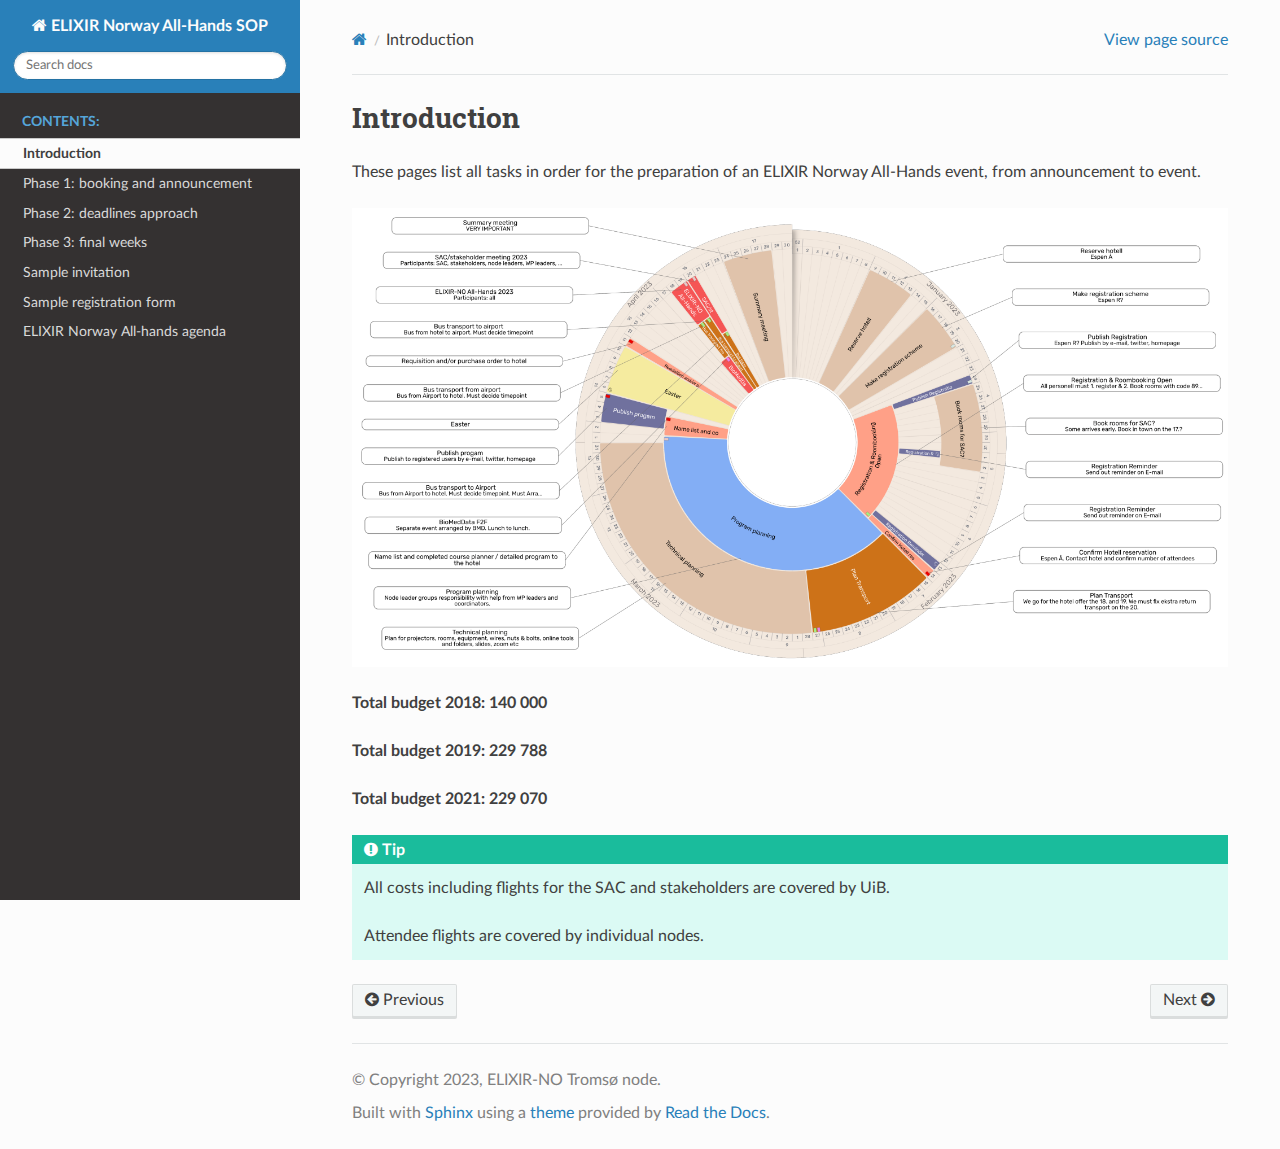
<file: docs/_build/html/intro.html>
<!DOCTYPE html>
<html class="writer-html5" lang="en" >
<head>
  <meta charset="utf-8" /><meta name="generator" content="Docutils 0.18.1: http://docutils.sourceforge.net/" />

  <meta name="viewport" content="width=device-width, initial-scale=1.0" />
  <title>Introduction &mdash; ELIXIR Norway All-Hands SOP  documentation</title>
      <link rel="stylesheet" href="_static/pygments.css" type="text/css" />
      <link rel="stylesheet" href="_static/css/theme.css" type="text/css" />
      <link rel="stylesheet" href="_static/custom.css" type="text/css" />
  <!--[if lt IE 9]>
    <script src="_static/js/html5shiv.min.js"></script>
  <![endif]-->
  
        <script src="_static/jquery.js"></script>
        <script src="_static/_sphinx_javascript_frameworks_compat.js"></script>
        <script data-url_root="./" id="documentation_options" src="_static/documentation_options.js"></script>
        <script src="_static/doctools.js"></script>
        <script src="_static/sphinx_highlight.js"></script>
    <script src="_static/js/theme.js"></script>
    <link rel="index" title="Index" href="genindex.html" />
    <link rel="search" title="Search" href="search.html" />
    <link rel="next" title="Phase 1: booking and announcement" href="phase1.html" />
    <link rel="prev" title="ELIXIR Norway All-Hands SOP" href="index.html" /> 
</head>

<body class="wy-body-for-nav"> 
  <div class="wy-grid-for-nav">
    <nav data-toggle="wy-nav-shift" class="wy-nav-side">
      <div class="wy-side-scroll">
        <div class="wy-side-nav-search" >

          
          
          <a href="index.html" class="icon icon-home">
            ELIXIR Norway All-Hands SOP
          </a>
<div role="search">
  <form id="rtd-search-form" class="wy-form" action="search.html" method="get">
    <input type="text" name="q" placeholder="Search docs" aria-label="Search docs" />
    <input type="hidden" name="check_keywords" value="yes" />
    <input type="hidden" name="area" value="default" />
  </form>
</div>
        </div><div class="wy-menu wy-menu-vertical" data-spy="affix" role="navigation" aria-label="Navigation menu">
              <p class="caption" role="heading"><span class="caption-text">Contents:</span></p>
<ul class="current">
<li class="toctree-l1 current"><a class="current reference internal" href="#">Introduction</a></li>
<li class="toctree-l1"><a class="reference internal" href="phase1.html">Phase 1: booking and announcement</a></li>
<li class="toctree-l1"><a class="reference internal" href="phase2.html">Phase 2: deadlines approach</a></li>
<li class="toctree-l1"><a class="reference internal" href="phase3.html">Phase 3: final weeks</a></li>
<li class="toctree-l1"><a class="reference internal" href="invitation.html">Sample invitation</a></li>
<li class="toctree-l1"><a class="reference internal" href="registration.html">Sample registration form</a></li>
<li class="toctree-l1"><a class="reference internal" href="agenda.html">ELIXIR Norway All-hands agenda</a></li>
</ul>

        </div>
      </div>
    </nav>

    <section data-toggle="wy-nav-shift" class="wy-nav-content-wrap"><nav class="wy-nav-top" aria-label="Mobile navigation menu" >
          <i data-toggle="wy-nav-top" class="fa fa-bars"></i>
          <a href="index.html">ELIXIR Norway All-Hands SOP</a>
      </nav>

      <div class="wy-nav-content">
        <div class="rst-content">
          <div role="navigation" aria-label="Page navigation">
  <ul class="wy-breadcrumbs">
      <li><a href="index.html" class="icon icon-home" aria-label="Home"></a></li>
      <li class="breadcrumb-item active">Introduction</li>
      <li class="wy-breadcrumbs-aside">
            <a href="_sources/intro.rst.txt" rel="nofollow"> View page source</a>
      </li>
  </ul>
  <hr/>
</div>
          <div role="main" class="document" itemscope="itemscope" itemtype="http://schema.org/Article">
           <div itemprop="articleBody">
             
  <section id="introduction">
<h1>Introduction<a class="headerlink" href="#introduction" title="Permalink to this heading"></a></h1>
<p>These pages list all tasks in order for the preparation of an ELIXIR Norway All-Hands event, from announcement to event.</p>
<img alt="_images/plandisc.png" src="_images/plandisc.png" />
<p><strong>Total budget 2018: 140 000</strong></p>
<p><strong>Total budget 2019: 229 788</strong></p>
<p><strong>Total budget 2021: 229 070</strong></p>
<div class="admonition tip">
<p class="admonition-title">Tip</p>
<p>All costs including flights for the SAC and stakeholders are covered by UiB.</p>
<p>Attendee flights are covered by individual nodes.</p>
</div>
</section>


           </div>
          </div>
          <footer><div class="rst-footer-buttons" role="navigation" aria-label="Footer">
        <a href="index.html" class="btn btn-neutral float-left" title="ELIXIR Norway All-Hands SOP" accesskey="p" rel="prev"><span class="fa fa-arrow-circle-left" aria-hidden="true"></span> Previous</a>
        <a href="phase1.html" class="btn btn-neutral float-right" title="Phase 1: booking and announcement" accesskey="n" rel="next">Next <span class="fa fa-arrow-circle-right" aria-hidden="true"></span></a>
    </div>

  <hr/>

  <div role="contentinfo">
    <p>&#169; Copyright 2023, ELIXIR-NO Tromsø node.</p>
  </div>

  Built with <a href="https://www.sphinx-doc.org/">Sphinx</a> using a
    <a href="https://github.com/readthedocs/sphinx_rtd_theme">theme</a>
    provided by <a href="https://readthedocs.org">Read the Docs</a>.
   

</footer>
        </div>
      </div>
    </section>
  </div>
  <script>
      jQuery(function () {
          SphinxRtdTheme.Navigation.enable(true);
      });
  </script> 

</body>
</html>
</file>
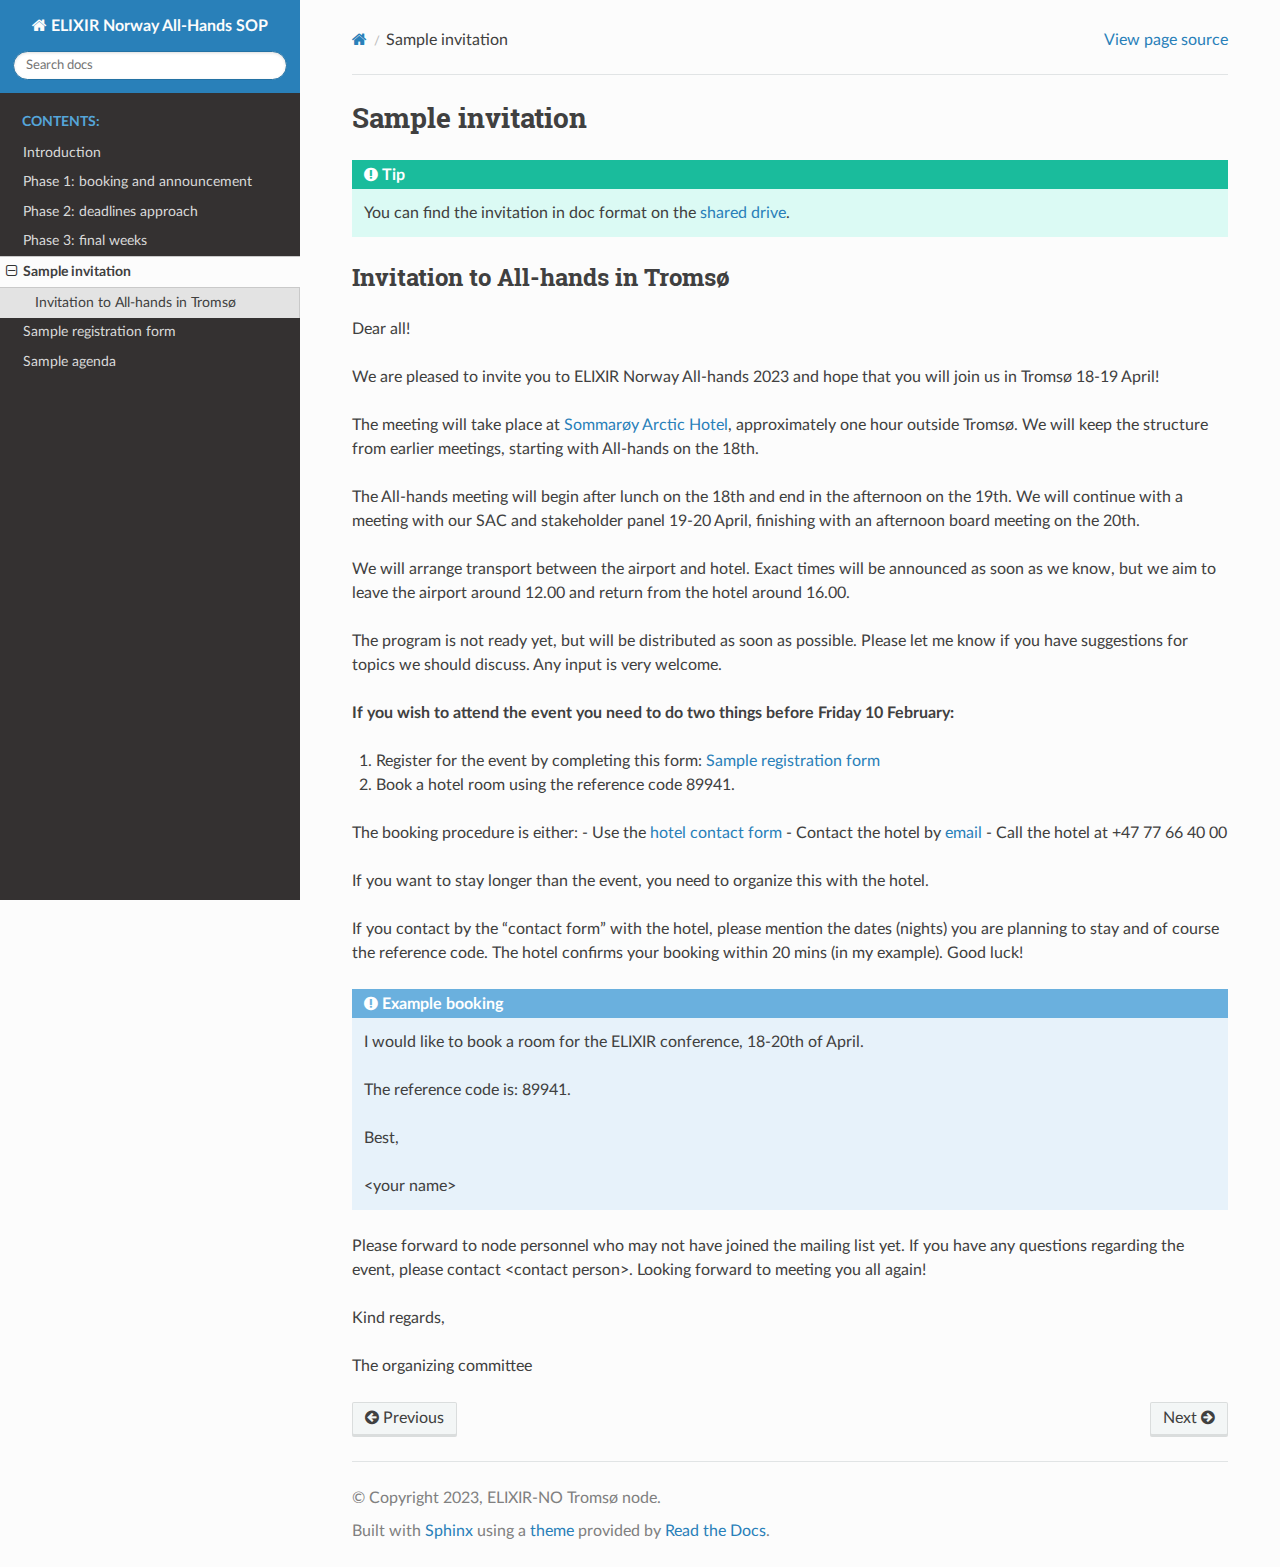
<file: docs/_build/html/invitation.html>
<!DOCTYPE html>
<html class="writer-html5" lang="en" >
<head>
  <meta charset="utf-8" /><meta name="generator" content="Docutils 0.18.1: http://docutils.sourceforge.net/" />

  <meta name="viewport" content="width=device-width, initial-scale=1.0" />
  <title>Sample invitation &mdash; ELIXIR Norway All-Hands SOP  documentation</title>
      <link rel="stylesheet" href="_static/pygments.css" type="text/css" />
      <link rel="stylesheet" href="_static/css/theme.css" type="text/css" />
      <link rel="stylesheet" href="_static/custom.css" type="text/css" />
  <!--[if lt IE 9]>
    <script src="_static/js/html5shiv.min.js"></script>
  <![endif]-->
  
        <script src="_static/jquery.js"></script>
        <script src="_static/_sphinx_javascript_frameworks_compat.js"></script>
        <script data-url_root="./" id="documentation_options" src="_static/documentation_options.js"></script>
        <script src="_static/doctools.js"></script>
        <script src="_static/sphinx_highlight.js"></script>
    <script src="_static/js/theme.js"></script>
    <link rel="index" title="Index" href="genindex.html" />
    <link rel="search" title="Search" href="search.html" />
    <link rel="next" title="Sample registration form" href="registration.html" />
    <link rel="prev" title="Phase 3: final weeks" href="phase3.html" /> 
</head>

<body class="wy-body-for-nav"> 
  <div class="wy-grid-for-nav">
    <nav data-toggle="wy-nav-shift" class="wy-nav-side">
      <div class="wy-side-scroll">
        <div class="wy-side-nav-search" >

          
          
          <a href="index.html" class="icon icon-home">
            ELIXIR Norway All-Hands SOP
          </a>
<div role="search">
  <form id="rtd-search-form" class="wy-form" action="search.html" method="get">
    <input type="text" name="q" placeholder="Search docs" aria-label="Search docs" />
    <input type="hidden" name="check_keywords" value="yes" />
    <input type="hidden" name="area" value="default" />
  </form>
</div>
        </div><div class="wy-menu wy-menu-vertical" data-spy="affix" role="navigation" aria-label="Navigation menu">
              <p class="caption" role="heading"><span class="caption-text">Contents:</span></p>
<ul class="current">
<li class="toctree-l1"><a class="reference internal" href="intro.html">Introduction</a></li>
<li class="toctree-l1"><a class="reference internal" href="phase1.html">Phase 1: booking and announcement</a></li>
<li class="toctree-l1"><a class="reference internal" href="phase2.html">Phase 2: deadlines approach</a></li>
<li class="toctree-l1"><a class="reference internal" href="phase3.html">Phase 3: final weeks</a></li>
<li class="toctree-l1 current"><a class="current reference internal" href="#">Sample invitation</a><ul>
<li class="toctree-l2"><a class="reference internal" href="#invitation-to-all-hands-in-tromso">Invitation to All-hands in Tromsø</a></li>
</ul>
</li>
<li class="toctree-l1"><a class="reference internal" href="registration.html">Sample registration form</a></li>
<li class="toctree-l1"><a class="reference internal" href="agenda.html">Sample agenda</a></li>
</ul>

        </div>
      </div>
    </nav>

    <section data-toggle="wy-nav-shift" class="wy-nav-content-wrap"><nav class="wy-nav-top" aria-label="Mobile navigation menu" >
          <i data-toggle="wy-nav-top" class="fa fa-bars"></i>
          <a href="index.html">ELIXIR Norway All-Hands SOP</a>
      </nav>

      <div class="wy-nav-content">
        <div class="rst-content">
          <div role="navigation" aria-label="Page navigation">
  <ul class="wy-breadcrumbs">
      <li><a href="index.html" class="icon icon-home" aria-label="Home"></a></li>
      <li class="breadcrumb-item active">Sample invitation</li>
      <li class="wy-breadcrumbs-aside">
            <a href="_sources/invitation.rst.txt" rel="nofollow"> View page source</a>
      </li>
  </ul>
  <hr/>
</div>
          <div role="main" class="document" itemscope="itemscope" itemtype="http://schema.org/Article">
           <div itemprop="articleBody">
             
  <section id="sample-invitation">
<h1>Sample invitation<a class="headerlink" href="#sample-invitation" title="Permalink to this heading"></a></h1>
<div class="admonition tip">
<p class="admonition-title">Tip</p>
<p>You can find the invitation in doc format on the <a class="reference external" href="https://docs.google.com/document/d/1NJrch-6Yzvjd79cRsiT1NNQ6ysjSDz5lqUyBjU8wKV8/edit#">shared drive</a>.</p>
</div>
<section id="invitation-to-all-hands-in-tromso">
<h2>Invitation to All-hands in Tromsø<a class="headerlink" href="#invitation-to-all-hands-in-tromso" title="Permalink to this heading"></a></h2>
<p>Dear all!</p>
<p>We are pleased to invite you to ELIXIR Norway All-hands 2023 and hope that you will join us in Tromsø 18-19 April!</p>
<p>The meeting will take place at <a class="reference external" href="https://sommaroy.no/no/moter-og-konferanser/">Sommarøy Arctic Hotel</a>, approximately one hour outside Tromsø. We will keep the structure from earlier meetings, starting with All-hands on the 18th.</p>
<p>The All-hands meeting will begin after lunch on the 18th and end in the afternoon on the 19th. We will continue with a meeting with our SAC and stakeholder panel 19-20 April, finishing with an afternoon board meeting on the 20th.</p>
<p>We will arrange transport between the airport and hotel. Exact times will be announced as soon as we know, but we aim to leave the airport around 12.00 and return from the hotel around 16.00.</p>
<p>The program is not ready yet, but will be distributed as soon as possible. Please let me know if you have suggestions for topics we should discuss. Any input is very welcome.</p>
<p><strong>If you wish to attend the event you need to do two things before Friday 10 February:</strong></p>
<ol class="arabic simple">
<li><p>Register for the event by completing this form: <a class="reference internal" href="registration.html"><span class="doc">Sample registration form</span></a></p></li>
<li><p>Book a hotel room using the reference code 89941.</p></li>
</ol>
<p>The booking procedure is either:
- Use the <a class="reference external" href="https://sommaroy.no/contact/">hotel contact form</a>
- Contact the hotel by <a class="reference external" href="mailto:resepsjon&#37;&#52;&#48;sommaroy&#46;no">email</a>
- Call the hotel at +47 77 66 40 00</p>
<p>If you want to stay longer than the event, you need to organize this with the hotel.</p>
<p>If you contact by the “contact form” with the hotel, please mention the dates (nights) you are planning to stay and of course the reference code. The hotel confirms your booking within 20 mins (in my example). Good luck!</p>
<div class="admonition-example-booking admonition">
<p class="admonition-title">Example booking</p>
<p>I would like to book a room for the ELIXIR conference, 18-20th of April.</p>
<p>The reference code is: 89941.</p>
<p>Best,</p>
<p>&lt;your name&gt;</p>
</div>
<p>Please forward to node personnel who may not have joined the mailing list yet. If you have any questions regarding the event, please contact &lt;contact person&gt;. Looking forward to meeting you all again!</p>
<p>Kind regards,</p>
<p>The organizing committee</p>
</section>
</section>


           </div>
          </div>
          <footer><div class="rst-footer-buttons" role="navigation" aria-label="Footer">
        <a href="phase3.html" class="btn btn-neutral float-left" title="Phase 3: final weeks" accesskey="p" rel="prev"><span class="fa fa-arrow-circle-left" aria-hidden="true"></span> Previous</a>
        <a href="registration.html" class="btn btn-neutral float-right" title="Sample registration form" accesskey="n" rel="next">Next <span class="fa fa-arrow-circle-right" aria-hidden="true"></span></a>
    </div>

  <hr/>

  <div role="contentinfo">
    <p>&#169; Copyright 2023, ELIXIR-NO Tromsø node.</p>
  </div>

  Built with <a href="https://www.sphinx-doc.org/">Sphinx</a> using a
    <a href="https://github.com/readthedocs/sphinx_rtd_theme">theme</a>
    provided by <a href="https://readthedocs.org">Read the Docs</a>.
   

</footer>
        </div>
      </div>
    </section>
  </div>
  <script>
      jQuery(function () {
          SphinxRtdTheme.Navigation.enable(true);
      });
  </script> 

</body>
</html>
</file>
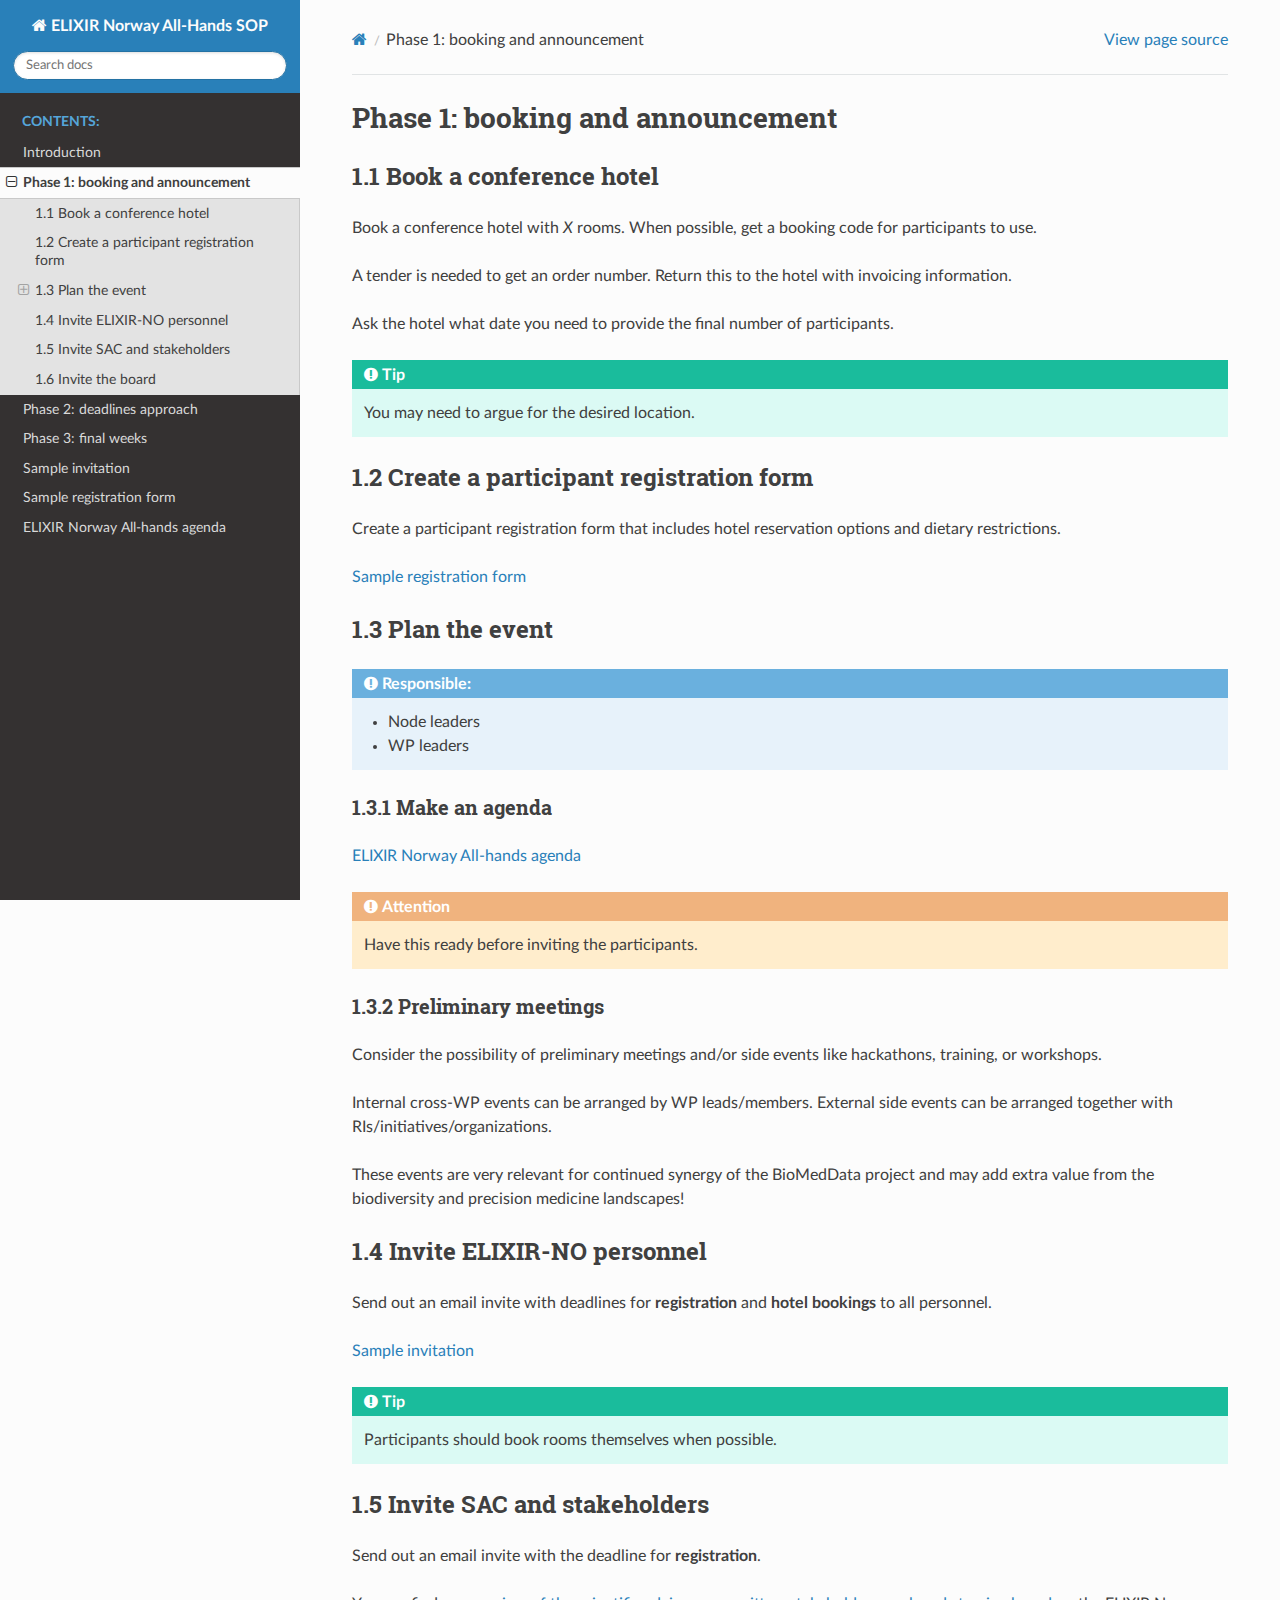
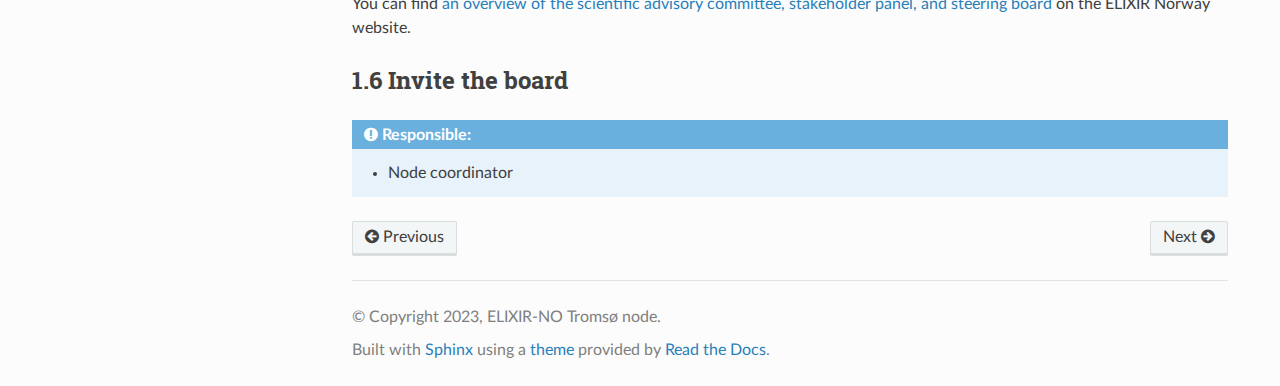
<file: docs/_build/html/phase1.html>
<!DOCTYPE html>
<html class="writer-html5" lang="en" >
<head>
  <meta charset="utf-8" /><meta name="generator" content="Docutils 0.18.1: http://docutils.sourceforge.net/" />

  <meta name="viewport" content="width=device-width, initial-scale=1.0" />
  <title>Phase 1: booking and announcement &mdash; ELIXIR Norway All-Hands SOP  documentation</title>
      <link rel="stylesheet" href="_static/pygments.css" type="text/css" />
      <link rel="stylesheet" href="_static/css/theme.css" type="text/css" />
      <link rel="stylesheet" href="_static/custom.css" type="text/css" />
  <!--[if lt IE 9]>
    <script src="_static/js/html5shiv.min.js"></script>
  <![endif]-->
  
        <script src="_static/jquery.js"></script>
        <script src="_static/_sphinx_javascript_frameworks_compat.js"></script>
        <script data-url_root="./" id="documentation_options" src="_static/documentation_options.js"></script>
        <script src="_static/doctools.js"></script>
        <script src="_static/sphinx_highlight.js"></script>
    <script src="_static/js/theme.js"></script>
    <link rel="index" title="Index" href="genindex.html" />
    <link rel="search" title="Search" href="search.html" />
    <link rel="next" title="Phase 2: deadlines approach" href="phase2.html" />
    <link rel="prev" title="Introduction" href="intro.html" /> 
</head>

<body class="wy-body-for-nav"> 
  <div class="wy-grid-for-nav">
    <nav data-toggle="wy-nav-shift" class="wy-nav-side">
      <div class="wy-side-scroll">
        <div class="wy-side-nav-search" >

          
          
          <a href="index.html" class="icon icon-home">
            ELIXIR Norway All-Hands SOP
          </a>
<div role="search">
  <form id="rtd-search-form" class="wy-form" action="search.html" method="get">
    <input type="text" name="q" placeholder="Search docs" aria-label="Search docs" />
    <input type="hidden" name="check_keywords" value="yes" />
    <input type="hidden" name="area" value="default" />
  </form>
</div>
        </div><div class="wy-menu wy-menu-vertical" data-spy="affix" role="navigation" aria-label="Navigation menu">
              <p class="caption" role="heading"><span class="caption-text">Contents:</span></p>
<ul class="current">
<li class="toctree-l1"><a class="reference internal" href="intro.html">Introduction</a></li>
<li class="toctree-l1 current"><a class="current reference internal" href="#">Phase 1: booking and announcement</a><ul>
<li class="toctree-l2"><a class="reference internal" href="#book-a-conference-hotel">1.1 Book a conference hotel</a></li>
<li class="toctree-l2"><a class="reference internal" href="#create-a-participant-registration-form">1.2 Create a participant registration form</a></li>
<li class="toctree-l2"><a class="reference internal" href="#plan-the-event">1.3 Plan the event</a><ul>
<li class="toctree-l3"><a class="reference internal" href="#make-an-agenda">1.3.1 Make an agenda</a></li>
<li class="toctree-l3"><a class="reference internal" href="#preliminary-meetings">1.3.2 Preliminary meetings</a></li>
</ul>
</li>
<li class="toctree-l2"><a class="reference internal" href="#invite-elixir-no-personnel">1.4 Invite ELIXIR-NO personnel</a></li>
<li class="toctree-l2"><a class="reference internal" href="#invite-sac-and-stakeholders">1.5 Invite SAC and stakeholders</a></li>
<li class="toctree-l2"><a class="reference internal" href="#invite-the-board">1.6 Invite the board</a></li>
</ul>
</li>
<li class="toctree-l1"><a class="reference internal" href="phase2.html">Phase 2: deadlines approach</a></li>
<li class="toctree-l1"><a class="reference internal" href="phase3.html">Phase 3: final weeks</a></li>
<li class="toctree-l1"><a class="reference internal" href="invitation.html">Sample invitation</a></li>
<li class="toctree-l1"><a class="reference internal" href="registration.html">Sample registration form</a></li>
<li class="toctree-l1"><a class="reference internal" href="agenda.html">ELIXIR Norway All-hands agenda</a></li>
</ul>

        </div>
      </div>
    </nav>

    <section data-toggle="wy-nav-shift" class="wy-nav-content-wrap"><nav class="wy-nav-top" aria-label="Mobile navigation menu" >
          <i data-toggle="wy-nav-top" class="fa fa-bars"></i>
          <a href="index.html">ELIXIR Norway All-Hands SOP</a>
      </nav>

      <div class="wy-nav-content">
        <div class="rst-content">
          <div role="navigation" aria-label="Page navigation">
  <ul class="wy-breadcrumbs">
      <li><a href="index.html" class="icon icon-home" aria-label="Home"></a></li>
      <li class="breadcrumb-item active">Phase 1: booking and announcement</li>
      <li class="wy-breadcrumbs-aside">
            <a href="_sources/phase1.rst.txt" rel="nofollow"> View page source</a>
      </li>
  </ul>
  <hr/>
</div>
          <div role="main" class="document" itemscope="itemscope" itemtype="http://schema.org/Article">
           <div itemprop="articleBody">
             
  <section id="phase-1-booking-and-announcement">
<h1>Phase 1: booking and announcement<a class="headerlink" href="#phase-1-booking-and-announcement" title="Permalink to this heading"></a></h1>
<section id="book-a-conference-hotel">
<h2>1.1 Book a conference hotel<a class="headerlink" href="#book-a-conference-hotel" title="Permalink to this heading"></a></h2>
<p>Book a conference hotel with <em>X</em> rooms. When possible, get a booking code for participants to use.</p>
<p>A tender is needed to get an order number. Return this to the hotel with invoicing information.</p>
<p>Ask the hotel what date you need to provide the final number of participants.</p>
<div class="admonition tip">
<p class="admonition-title">Tip</p>
<p>You may need to argue for the desired location.</p>
</div>
</section>
<section id="create-a-participant-registration-form">
<h2>1.2 Create a participant registration form<a class="headerlink" href="#create-a-participant-registration-form" title="Permalink to this heading"></a></h2>
<p>Create a participant registration form that includes hotel reservation options and dietary restrictions.</p>
<p><a class="reference internal" href="registration.html"><span class="doc">Sample registration form</span></a></p>
</section>
<section id="plan-the-event">
<h2>1.3 Plan the event<a class="headerlink" href="#plan-the-event" title="Permalink to this heading"></a></h2>
<div class="admonition-responsible admonition">
<p class="admonition-title">Responsible:</p>
<ul class="simple">
<li><p>Node leaders</p></li>
<li><p>WP leaders</p></li>
</ul>
</div>
<section id="make-an-agenda">
<h3>1.3.1 Make an agenda<a class="headerlink" href="#make-an-agenda" title="Permalink to this heading"></a></h3>
<p><a class="reference internal" href="agenda.html"><span class="doc">ELIXIR Norway All-hands agenda</span></a></p>
<div class="admonition attention">
<p class="admonition-title">Attention</p>
<p>Have this ready before inviting the participants.</p>
</div>
</section>
<section id="preliminary-meetings">
<h3>1.3.2 Preliminary meetings<a class="headerlink" href="#preliminary-meetings" title="Permalink to this heading"></a></h3>
<p>Consider the possibility of preliminary meetings and/or side events like hackathons, training, or workshops.</p>
<p>Internal cross-WP events can be arranged by WP leads/members. External side events can be arranged together with RIs/initiatives/organizations.</p>
<p>These events are very relevant for continued synergy of the BioMedData project and may add extra value from the biodiversity and precision medicine landscapes!</p>
</section>
</section>
<section id="invite-elixir-no-personnel">
<h2>1.4 Invite ELIXIR-NO personnel<a class="headerlink" href="#invite-elixir-no-personnel" title="Permalink to this heading"></a></h2>
<p>Send out an email invite with deadlines for <strong>registration</strong> and <strong>hotel bookings</strong> to all personnel.</p>
<p><a class="reference internal" href="invitation.html"><span class="doc">Sample invitation</span></a></p>
<div class="admonition tip">
<p class="admonition-title">Tip</p>
<p>Participants should book rooms themselves when possible.</p>
</div>
</section>
<section id="invite-sac-and-stakeholders">
<h2>1.5 Invite SAC and stakeholders<a class="headerlink" href="#invite-sac-and-stakeholders" title="Permalink to this heading"></a></h2>
<p>Send out an email invite with the deadline for <strong>registration</strong>.</p>
<p>You can find <a class="reference external" href="https://elixir.no/organization/organisation">an overview of the scientific advisory committee, stakeholder panel, and steering board</a> on the ELIXIR Norway website.</p>
</section>
<section id="invite-the-board">
<h2>1.6 Invite the board<a class="headerlink" href="#invite-the-board" title="Permalink to this heading"></a></h2>
<div class="admonition-responsible admonition">
<p class="admonition-title">Responsible:</p>
<ul class="simple">
<li><p>Node coordinator</p></li>
</ul>
</div>
</section>
</section>


           </div>
          </div>
          <footer><div class="rst-footer-buttons" role="navigation" aria-label="Footer">
        <a href="intro.html" class="btn btn-neutral float-left" title="Introduction" accesskey="p" rel="prev"><span class="fa fa-arrow-circle-left" aria-hidden="true"></span> Previous</a>
        <a href="phase2.html" class="btn btn-neutral float-right" title="Phase 2: deadlines approach" accesskey="n" rel="next">Next <span class="fa fa-arrow-circle-right" aria-hidden="true"></span></a>
    </div>

  <hr/>

  <div role="contentinfo">
    <p>&#169; Copyright 2023, ELIXIR-NO Tromsø node.</p>
  </div>

  Built with <a href="https://www.sphinx-doc.org/">Sphinx</a> using a
    <a href="https://github.com/readthedocs/sphinx_rtd_theme">theme</a>
    provided by <a href="https://readthedocs.org">Read the Docs</a>.
   

</footer>
        </div>
      </div>
    </section>
  </div>
  <script>
      jQuery(function () {
          SphinxRtdTheme.Navigation.enable(true);
      });
  </script> 

</body>
</html>
</file>
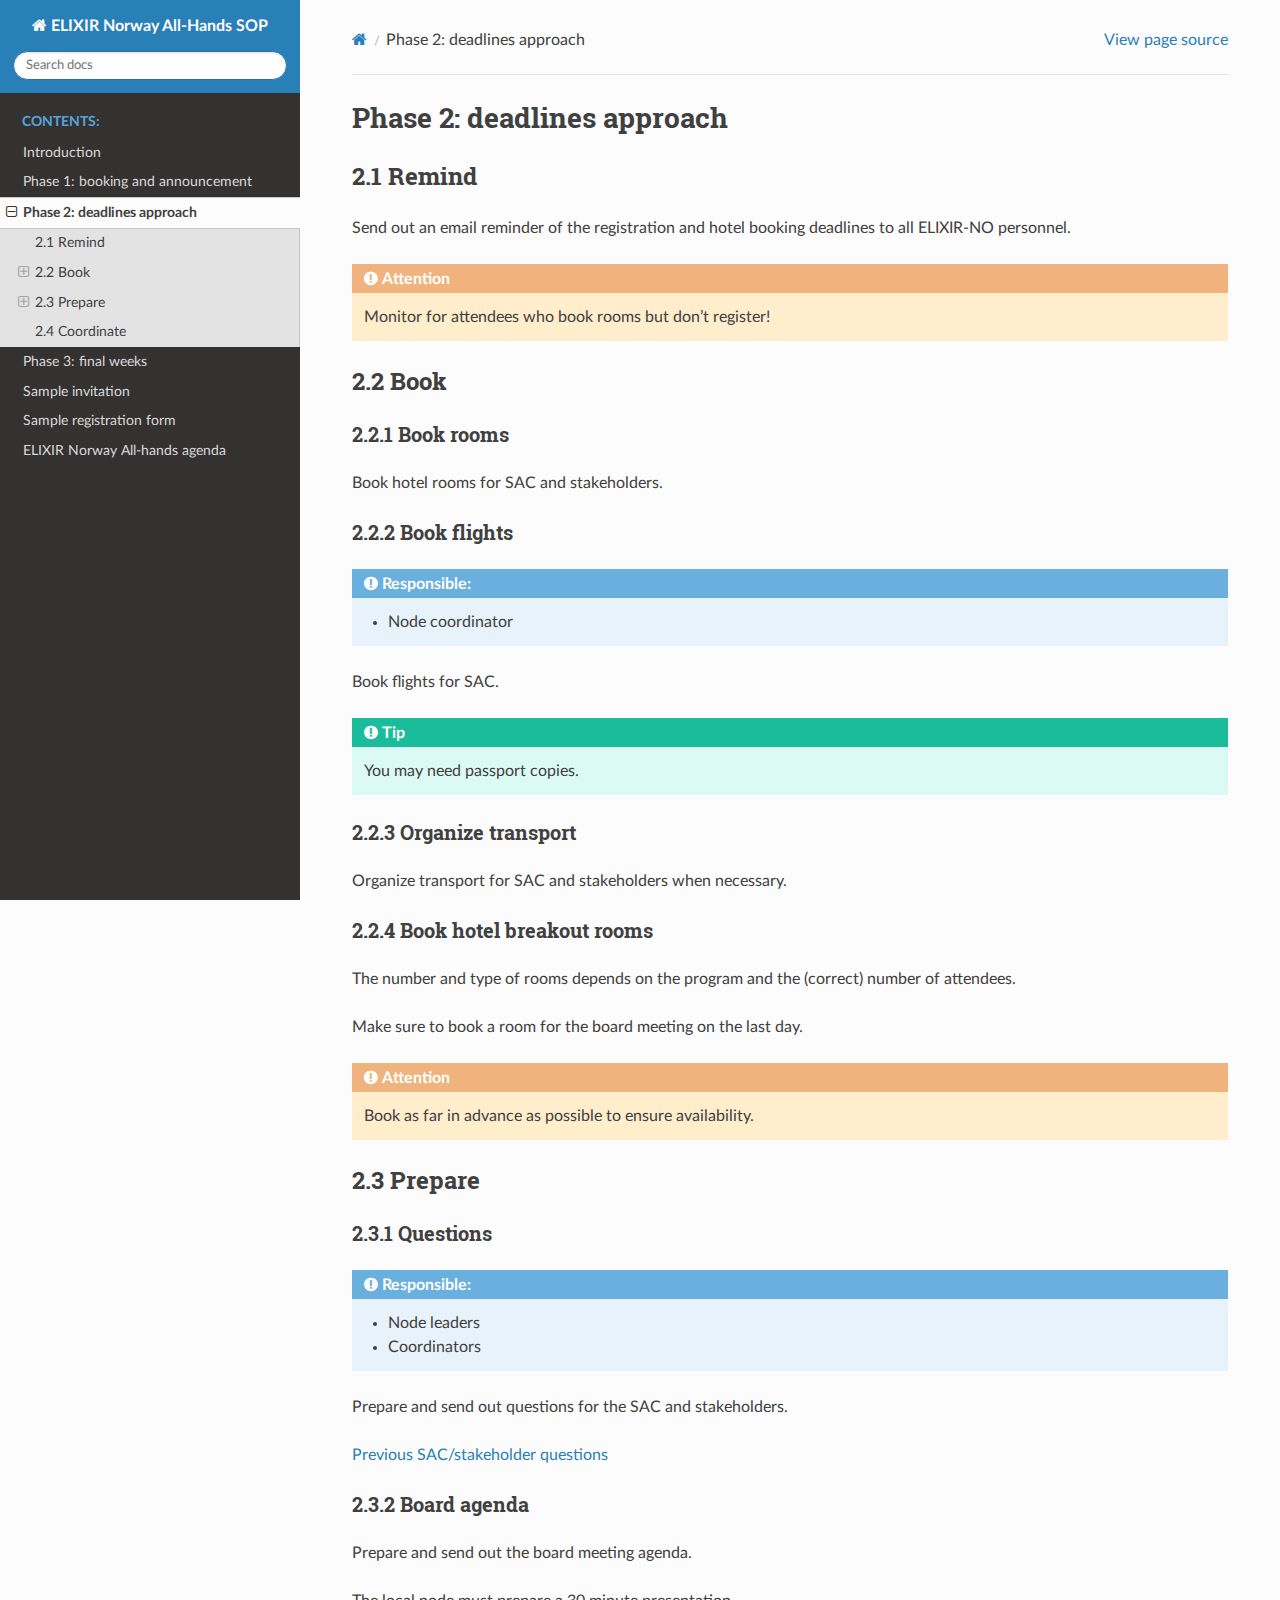
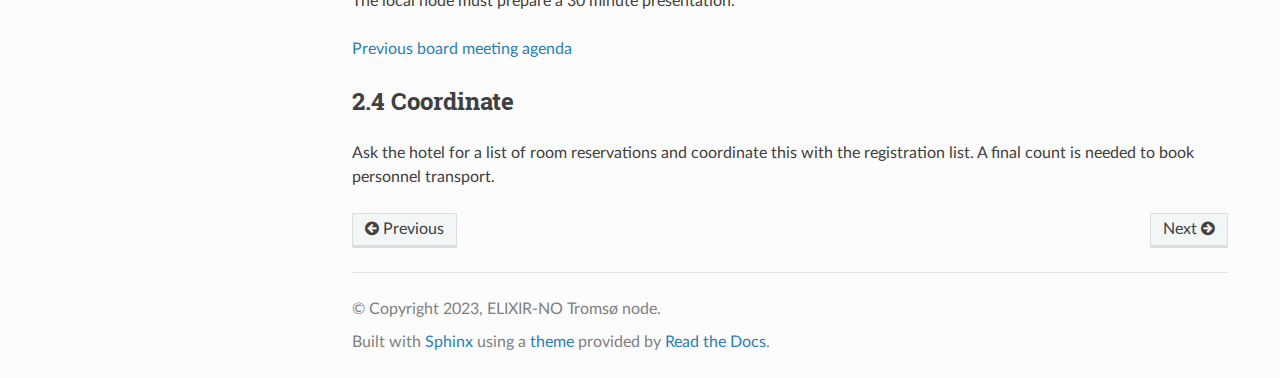
<file: docs/_build/html/phase2.html>
<!DOCTYPE html>
<html class="writer-html5" lang="en" >
<head>
  <meta charset="utf-8" /><meta name="generator" content="Docutils 0.18.1: http://docutils.sourceforge.net/" />

  <meta name="viewport" content="width=device-width, initial-scale=1.0" />
  <title>Phase 2: deadlines approach &mdash; ELIXIR Norway All-Hands SOP  documentation</title>
      <link rel="stylesheet" href="_static/pygments.css" type="text/css" />
      <link rel="stylesheet" href="_static/css/theme.css" type="text/css" />
      <link rel="stylesheet" href="_static/custom.css" type="text/css" />
  <!--[if lt IE 9]>
    <script src="_static/js/html5shiv.min.js"></script>
  <![endif]-->
  
        <script src="_static/jquery.js"></script>
        <script src="_static/_sphinx_javascript_frameworks_compat.js"></script>
        <script data-url_root="./" id="documentation_options" src="_static/documentation_options.js"></script>
        <script src="_static/doctools.js"></script>
        <script src="_static/sphinx_highlight.js"></script>
    <script src="_static/js/theme.js"></script>
    <link rel="index" title="Index" href="genindex.html" />
    <link rel="search" title="Search" href="search.html" />
    <link rel="next" title="Phase 3: final weeks" href="phase3.html" />
    <link rel="prev" title="Phase 1: booking and announcement" href="phase1.html" /> 
</head>

<body class="wy-body-for-nav"> 
  <div class="wy-grid-for-nav">
    <nav data-toggle="wy-nav-shift" class="wy-nav-side">
      <div class="wy-side-scroll">
        <div class="wy-side-nav-search" >

          
          
          <a href="index.html" class="icon icon-home">
            ELIXIR Norway All-Hands SOP
          </a>
<div role="search">
  <form id="rtd-search-form" class="wy-form" action="search.html" method="get">
    <input type="text" name="q" placeholder="Search docs" aria-label="Search docs" />
    <input type="hidden" name="check_keywords" value="yes" />
    <input type="hidden" name="area" value="default" />
  </form>
</div>
        </div><div class="wy-menu wy-menu-vertical" data-spy="affix" role="navigation" aria-label="Navigation menu">
              <p class="caption" role="heading"><span class="caption-text">Contents:</span></p>
<ul class="current">
<li class="toctree-l1"><a class="reference internal" href="intro.html">Introduction</a></li>
<li class="toctree-l1"><a class="reference internal" href="phase1.html">Phase 1: booking and announcement</a></li>
<li class="toctree-l1 current"><a class="current reference internal" href="#">Phase 2: deadlines approach</a><ul>
<li class="toctree-l2"><a class="reference internal" href="#remind">2.1 Remind</a></li>
<li class="toctree-l2"><a class="reference internal" href="#book">2.2 Book</a><ul>
<li class="toctree-l3"><a class="reference internal" href="#book-rooms">2.2.1 Book rooms</a></li>
<li class="toctree-l3"><a class="reference internal" href="#book-flights">2.2.2 Book flights</a></li>
<li class="toctree-l3"><a class="reference internal" href="#organize-transport">2.2.3 Organize transport</a></li>
<li class="toctree-l3"><a class="reference internal" href="#book-hotel-breakout-rooms">2.2.4 Book hotel breakout rooms</a></li>
</ul>
</li>
<li class="toctree-l2"><a class="reference internal" href="#prepare">2.3 Prepare</a><ul>
<li class="toctree-l3"><a class="reference internal" href="#questions">2.3.1 Questions</a></li>
<li class="toctree-l3"><a class="reference internal" href="#board-agenda">2.3.2 Board agenda</a></li>
</ul>
</li>
<li class="toctree-l2"><a class="reference internal" href="#coordinate">2.4 Coordinate</a></li>
</ul>
</li>
<li class="toctree-l1"><a class="reference internal" href="phase3.html">Phase 3: final weeks</a></li>
<li class="toctree-l1"><a class="reference internal" href="invitation.html">Sample invitation</a></li>
<li class="toctree-l1"><a class="reference internal" href="registration.html">Sample registration form</a></li>
<li class="toctree-l1"><a class="reference internal" href="agenda.html">ELIXIR Norway All-hands agenda</a></li>
</ul>

        </div>
      </div>
    </nav>

    <section data-toggle="wy-nav-shift" class="wy-nav-content-wrap"><nav class="wy-nav-top" aria-label="Mobile navigation menu" >
          <i data-toggle="wy-nav-top" class="fa fa-bars"></i>
          <a href="index.html">ELIXIR Norway All-Hands SOP</a>
      </nav>

      <div class="wy-nav-content">
        <div class="rst-content">
          <div role="navigation" aria-label="Page navigation">
  <ul class="wy-breadcrumbs">
      <li><a href="index.html" class="icon icon-home" aria-label="Home"></a></li>
      <li class="breadcrumb-item active">Phase 2: deadlines approach</li>
      <li class="wy-breadcrumbs-aside">
            <a href="_sources/phase2.rst.txt" rel="nofollow"> View page source</a>
      </li>
  </ul>
  <hr/>
</div>
          <div role="main" class="document" itemscope="itemscope" itemtype="http://schema.org/Article">
           <div itemprop="articleBody">
             
  <section id="phase-2-deadlines-approach">
<h1>Phase 2: deadlines approach<a class="headerlink" href="#phase-2-deadlines-approach" title="Permalink to this heading"></a></h1>
<section id="remind">
<h2>2.1 Remind<a class="headerlink" href="#remind" title="Permalink to this heading"></a></h2>
<p>Send out an email reminder of the registration and hotel booking deadlines to all ELIXIR-NO personnel.</p>
<div class="admonition attention">
<p class="admonition-title">Attention</p>
<p>Monitor for attendees who book rooms but don’t register!</p>
</div>
</section>
<section id="book">
<h2>2.2 Book<a class="headerlink" href="#book" title="Permalink to this heading"></a></h2>
<section id="book-rooms">
<h3>2.2.1 Book rooms<a class="headerlink" href="#book-rooms" title="Permalink to this heading"></a></h3>
<p>Book hotel rooms for SAC and stakeholders.</p>
</section>
<section id="book-flights">
<h3>2.2.2 Book flights<a class="headerlink" href="#book-flights" title="Permalink to this heading"></a></h3>
<div class="admonition-responsible admonition">
<p class="admonition-title">Responsible:</p>
<ul class="simple">
<li><p>Node coordinator</p></li>
</ul>
</div>
<p>Book flights for SAC.</p>
<div class="admonition tip">
<p class="admonition-title">Tip</p>
<p>You may need passport copies.</p>
</div>
</section>
<section id="organize-transport">
<h3>2.2.3 Organize transport<a class="headerlink" href="#organize-transport" title="Permalink to this heading"></a></h3>
<p>Organize transport for SAC and stakeholders when necessary.</p>
</section>
<section id="book-hotel-breakout-rooms">
<h3>2.2.4 Book hotel breakout rooms<a class="headerlink" href="#book-hotel-breakout-rooms" title="Permalink to this heading"></a></h3>
<p>The number and type of rooms depends on the program and the (correct) number of attendees.</p>
<p>Make sure to book a room for the board meeting on the last day.</p>
<div class="admonition attention">
<p class="admonition-title">Attention</p>
<p>Book as far in advance as possible to ensure availability.</p>
</div>
</section>
</section>
<section id="prepare">
<h2>2.3 Prepare<a class="headerlink" href="#prepare" title="Permalink to this heading"></a></h2>
<section id="questions">
<h3>2.3.1 Questions<a class="headerlink" href="#questions" title="Permalink to this heading"></a></h3>
<div class="admonition-responsible admonition">
<p class="admonition-title">Responsible:</p>
<ul class="simple">
<li><p>Node leaders</p></li>
<li><p>Coordinators</p></li>
</ul>
</div>
<p>Prepare and send out questions for the SAC and stakeholders.</p>
<p><a class="reference external" href="https://drive.google.com/drive/u/0/folders/1W0ovkEyv6Bk5qTbf-_oVGpB0b1oV6Hh7">Previous SAC/stakeholder questions</a></p>
</section>
<section id="board-agenda">
<h3>2.3.2 Board agenda<a class="headerlink" href="#board-agenda" title="Permalink to this heading"></a></h3>
<p>Prepare and send out the board meeting agenda.</p>
<p>The local node must prepare a 30 minute presentation.</p>
<p><a class="reference external" href="https://drive.google.com/drive/u/0/folders/1RRFalCqLOS4YCv5GIas7hGhoAwQrsmRu">Previous board meeting agenda</a></p>
</section>
</section>
<section id="coordinate">
<h2>2.4 Coordinate<a class="headerlink" href="#coordinate" title="Permalink to this heading"></a></h2>
<p>Ask the hotel for a list of room reservations and coordinate this with the registration list. A final count is needed to book personnel transport.</p>
</section>
</section>


           </div>
          </div>
          <footer><div class="rst-footer-buttons" role="navigation" aria-label="Footer">
        <a href="phase1.html" class="btn btn-neutral float-left" title="Phase 1: booking and announcement" accesskey="p" rel="prev"><span class="fa fa-arrow-circle-left" aria-hidden="true"></span> Previous</a>
        <a href="phase3.html" class="btn btn-neutral float-right" title="Phase 3: final weeks" accesskey="n" rel="next">Next <span class="fa fa-arrow-circle-right" aria-hidden="true"></span></a>
    </div>

  <hr/>

  <div role="contentinfo">
    <p>&#169; Copyright 2023, ELIXIR-NO Tromsø node.</p>
  </div>

  Built with <a href="https://www.sphinx-doc.org/">Sphinx</a> using a
    <a href="https://github.com/readthedocs/sphinx_rtd_theme">theme</a>
    provided by <a href="https://readthedocs.org">Read the Docs</a>.
   

</footer>
        </div>
      </div>
    </section>
  </div>
  <script>
      jQuery(function () {
          SphinxRtdTheme.Navigation.enable(true);
      });
  </script> 

</body>
</html>
</file>
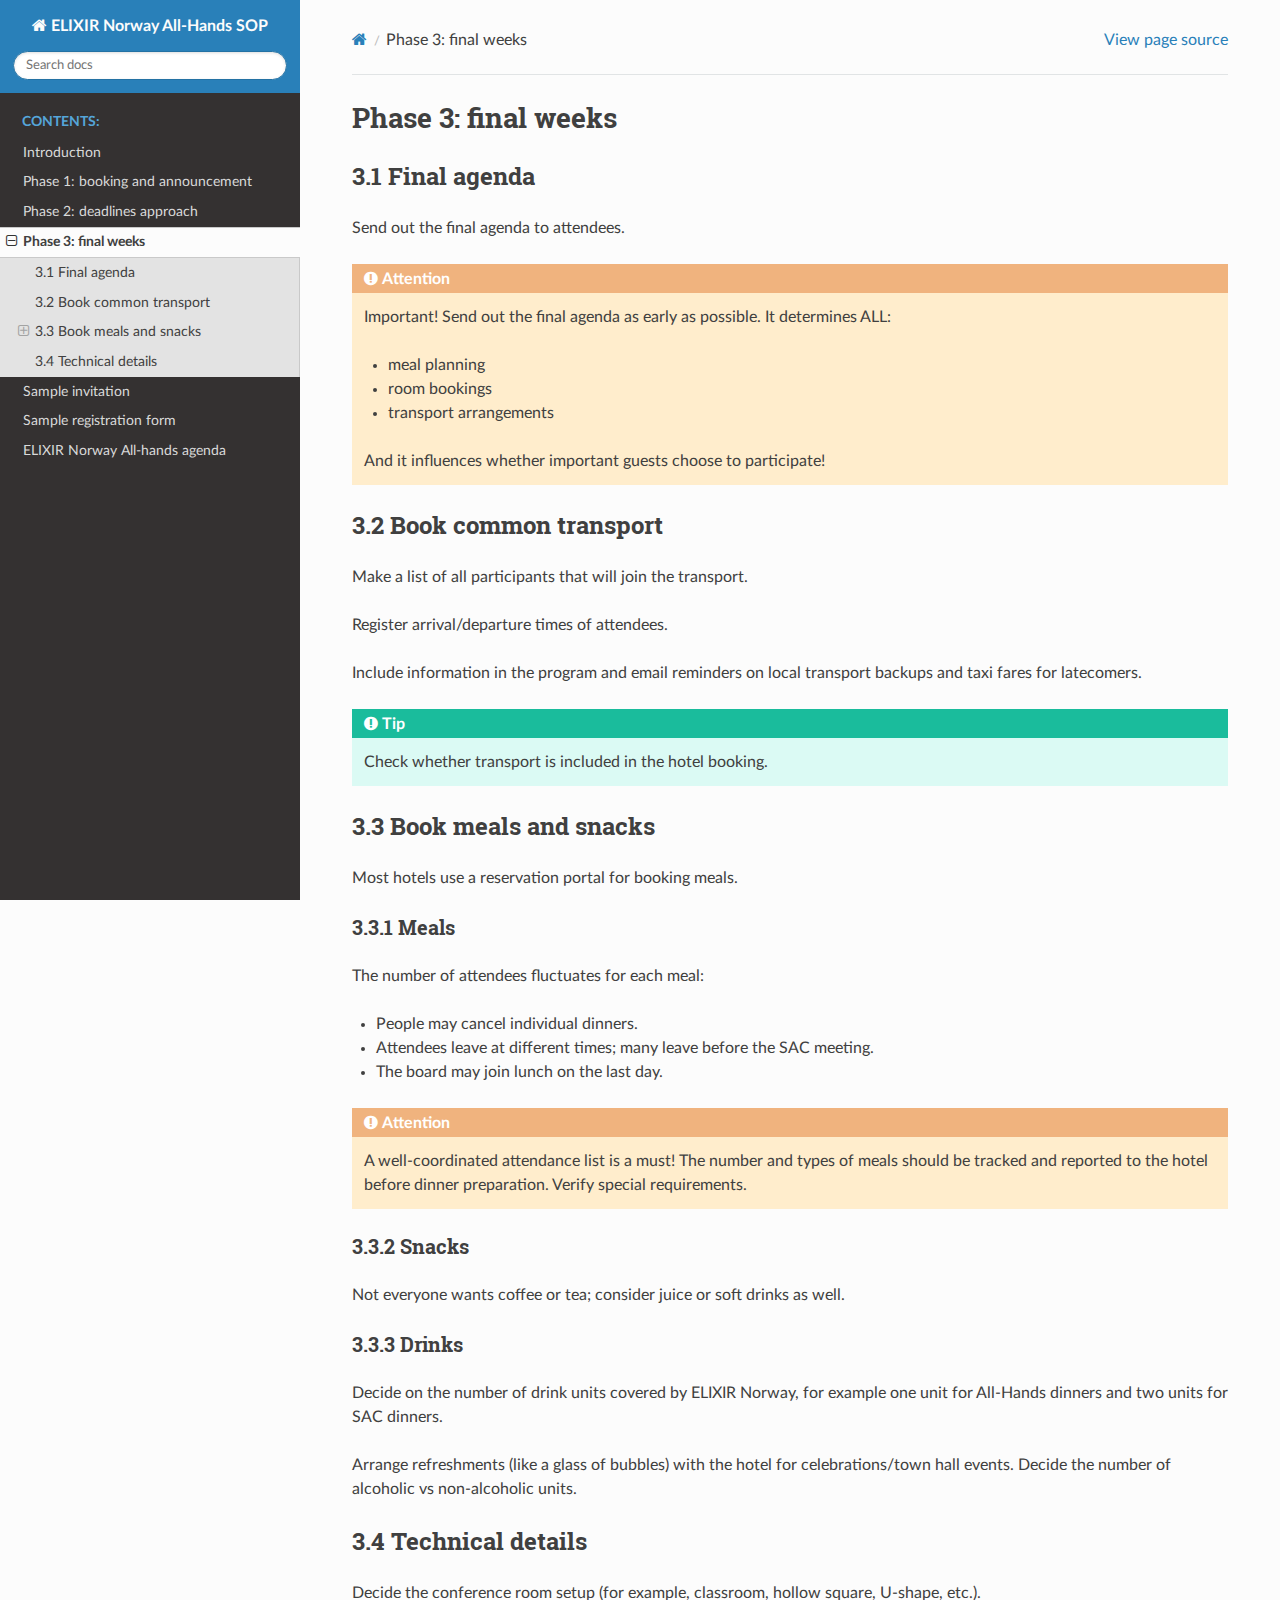
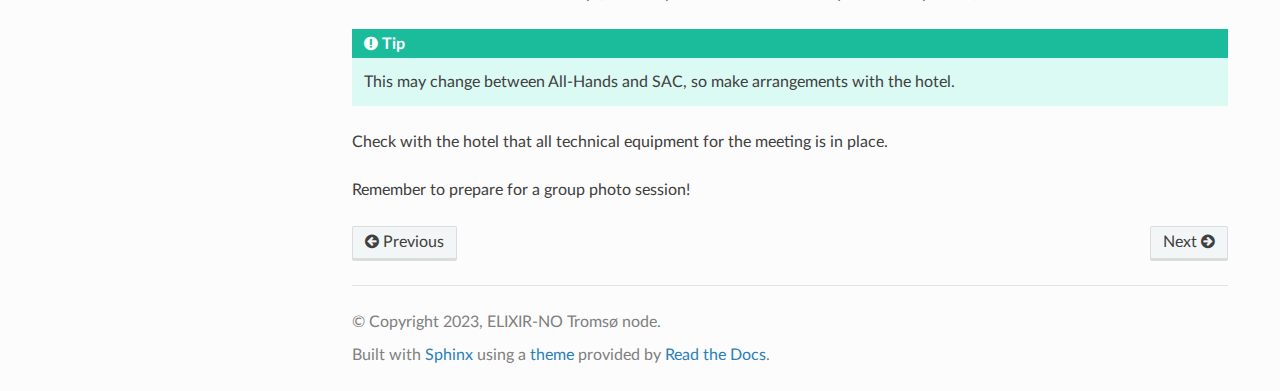
<file: docs/_build/html/phase3.html>
<!DOCTYPE html>
<html class="writer-html5" lang="en" >
<head>
  <meta charset="utf-8" /><meta name="generator" content="Docutils 0.18.1: http://docutils.sourceforge.net/" />

  <meta name="viewport" content="width=device-width, initial-scale=1.0" />
  <title>Phase 3: final weeks &mdash; ELIXIR Norway All-Hands SOP  documentation</title>
      <link rel="stylesheet" href="_static/pygments.css" type="text/css" />
      <link rel="stylesheet" href="_static/css/theme.css" type="text/css" />
      <link rel="stylesheet" href="_static/custom.css" type="text/css" />
  <!--[if lt IE 9]>
    <script src="_static/js/html5shiv.min.js"></script>
  <![endif]-->
  
        <script src="_static/jquery.js"></script>
        <script src="_static/_sphinx_javascript_frameworks_compat.js"></script>
        <script data-url_root="./" id="documentation_options" src="_static/documentation_options.js"></script>
        <script src="_static/doctools.js"></script>
        <script src="_static/sphinx_highlight.js"></script>
    <script src="_static/js/theme.js"></script>
    <link rel="index" title="Index" href="genindex.html" />
    <link rel="search" title="Search" href="search.html" />
    <link rel="next" title="Sample invitation" href="invitation.html" />
    <link rel="prev" title="Phase 2: deadlines approach" href="phase2.html" /> 
</head>

<body class="wy-body-for-nav"> 
  <div class="wy-grid-for-nav">
    <nav data-toggle="wy-nav-shift" class="wy-nav-side">
      <div class="wy-side-scroll">
        <div class="wy-side-nav-search" >

          
          
          <a href="index.html" class="icon icon-home">
            ELIXIR Norway All-Hands SOP
          </a>
<div role="search">
  <form id="rtd-search-form" class="wy-form" action="search.html" method="get">
    <input type="text" name="q" placeholder="Search docs" aria-label="Search docs" />
    <input type="hidden" name="check_keywords" value="yes" />
    <input type="hidden" name="area" value="default" />
  </form>
</div>
        </div><div class="wy-menu wy-menu-vertical" data-spy="affix" role="navigation" aria-label="Navigation menu">
              <p class="caption" role="heading"><span class="caption-text">Contents:</span></p>
<ul class="current">
<li class="toctree-l1"><a class="reference internal" href="intro.html">Introduction</a></li>
<li class="toctree-l1"><a class="reference internal" href="phase1.html">Phase 1: booking and announcement</a></li>
<li class="toctree-l1"><a class="reference internal" href="phase2.html">Phase 2: deadlines approach</a></li>
<li class="toctree-l1 current"><a class="current reference internal" href="#">Phase 3: final weeks</a><ul>
<li class="toctree-l2"><a class="reference internal" href="#final-agenda">3.1 Final agenda</a></li>
<li class="toctree-l2"><a class="reference internal" href="#book-common-transport">3.2 Book common transport</a></li>
<li class="toctree-l2"><a class="reference internal" href="#book-meals-and-snacks">3.3 Book meals and snacks</a><ul>
<li class="toctree-l3"><a class="reference internal" href="#meals">3.3.1 Meals</a></li>
<li class="toctree-l3"><a class="reference internal" href="#snacks">3.3.2 Snacks</a></li>
<li class="toctree-l3"><a class="reference internal" href="#drinks">3.3.3 Drinks</a></li>
</ul>
</li>
<li class="toctree-l2"><a class="reference internal" href="#technical-details">3.4 Technical details</a></li>
</ul>
</li>
<li class="toctree-l1"><a class="reference internal" href="invitation.html">Sample invitation</a></li>
<li class="toctree-l1"><a class="reference internal" href="registration.html">Sample registration form</a></li>
<li class="toctree-l1"><a class="reference internal" href="agenda.html">ELIXIR Norway All-hands agenda</a></li>
</ul>

        </div>
      </div>
    </nav>

    <section data-toggle="wy-nav-shift" class="wy-nav-content-wrap"><nav class="wy-nav-top" aria-label="Mobile navigation menu" >
          <i data-toggle="wy-nav-top" class="fa fa-bars"></i>
          <a href="index.html">ELIXIR Norway All-Hands SOP</a>
      </nav>

      <div class="wy-nav-content">
        <div class="rst-content">
          <div role="navigation" aria-label="Page navigation">
  <ul class="wy-breadcrumbs">
      <li><a href="index.html" class="icon icon-home" aria-label="Home"></a></li>
      <li class="breadcrumb-item active">Phase 3: final weeks</li>
      <li class="wy-breadcrumbs-aside">
            <a href="_sources/phase3.rst.txt" rel="nofollow"> View page source</a>
      </li>
  </ul>
  <hr/>
</div>
          <div role="main" class="document" itemscope="itemscope" itemtype="http://schema.org/Article">
           <div itemprop="articleBody">
             
  <section id="phase-3-final-weeks">
<h1>Phase 3: final weeks<a class="headerlink" href="#phase-3-final-weeks" title="Permalink to this heading"></a></h1>
<section id="final-agenda">
<h2>3.1 Final agenda<a class="headerlink" href="#final-agenda" title="Permalink to this heading"></a></h2>
<p>Send out the final agenda to attendees.</p>
<div class="admonition attention">
<p class="admonition-title">Attention</p>
<p>Important! Send out the final agenda as early as possible. It determines ALL:</p>
<ul class="simple">
<li><p>meal planning</p></li>
<li><p>room bookings</p></li>
<li><p>transport arrangements</p></li>
</ul>
<p>And it influences whether important guests choose to participate!</p>
</div>
</section>
<section id="book-common-transport">
<h2>3.2 Book common transport<a class="headerlink" href="#book-common-transport" title="Permalink to this heading"></a></h2>
<p>Make a list of all participants that will join the transport.</p>
<p>Register arrival/departure times of attendees.</p>
<p>Include information in the program and email reminders on local transport backups and taxi fares for latecomers.</p>
<div class="admonition tip">
<p class="admonition-title">Tip</p>
<p>Check whether transport is included in the hotel booking.</p>
</div>
</section>
<section id="book-meals-and-snacks">
<h2>3.3 Book meals and snacks<a class="headerlink" href="#book-meals-and-snacks" title="Permalink to this heading"></a></h2>
<p>Most hotels use a reservation portal for booking meals.</p>
<section id="meals">
<h3>3.3.1 Meals<a class="headerlink" href="#meals" title="Permalink to this heading"></a></h3>
<p>The number of attendees fluctuates for each meal:</p>
<ul class="simple">
<li><p>People may cancel individual dinners.</p></li>
<li><p>Attendees leave at different times; many leave before the SAC meeting.</p></li>
<li><p>The board may join lunch on the last day.</p></li>
</ul>
<div class="admonition attention">
<p class="admonition-title">Attention</p>
<p>A well-coordinated attendance list is a must! The number and types of meals should be tracked and reported to the hotel before dinner preparation. Verify special requirements.</p>
</div>
</section>
<section id="snacks">
<h3>3.3.2 Snacks<a class="headerlink" href="#snacks" title="Permalink to this heading"></a></h3>
<p>Not everyone wants coffee or tea; consider juice or soft drinks as well.</p>
</section>
<section id="drinks">
<h3>3.3.3 Drinks<a class="headerlink" href="#drinks" title="Permalink to this heading"></a></h3>
<p>Decide on the number of drink units covered by ELIXIR Norway, for example one unit for All-Hands dinners and two units for SAC dinners.</p>
<p>Arrange refreshments (like a glass of bubbles) with the hotel for celebrations/town hall events. Decide the number of alcoholic vs non-alcoholic units.</p>
</section>
</section>
<section id="technical-details">
<h2>3.4 Technical details<a class="headerlink" href="#technical-details" title="Permalink to this heading"></a></h2>
<p>Decide the conference room setup (for example, classroom, hollow square, U-shape, etc.).</p>
<div class="admonition tip">
<p class="admonition-title">Tip</p>
<p>This may change between All-Hands and SAC, so make arrangements with the hotel.</p>
</div>
<p>Check with the hotel that all technical equipment for the meeting is in place.</p>
<p>Remember to prepare for a group photo session!</p>
</section>
</section>


           </div>
          </div>
          <footer><div class="rst-footer-buttons" role="navigation" aria-label="Footer">
        <a href="phase2.html" class="btn btn-neutral float-left" title="Phase 2: deadlines approach" accesskey="p" rel="prev"><span class="fa fa-arrow-circle-left" aria-hidden="true"></span> Previous</a>
        <a href="invitation.html" class="btn btn-neutral float-right" title="Sample invitation" accesskey="n" rel="next">Next <span class="fa fa-arrow-circle-right" aria-hidden="true"></span></a>
    </div>

  <hr/>

  <div role="contentinfo">
    <p>&#169; Copyright 2023, ELIXIR-NO Tromsø node.</p>
  </div>

  Built with <a href="https://www.sphinx-doc.org/">Sphinx</a> using a
    <a href="https://github.com/readthedocs/sphinx_rtd_theme">theme</a>
    provided by <a href="https://readthedocs.org">Read the Docs</a>.
   

</footer>
        </div>
      </div>
    </section>
  </div>
  <script>
      jQuery(function () {
          SphinxRtdTheme.Navigation.enable(true);
      });
  </script> 

</body>
</html>
</file>
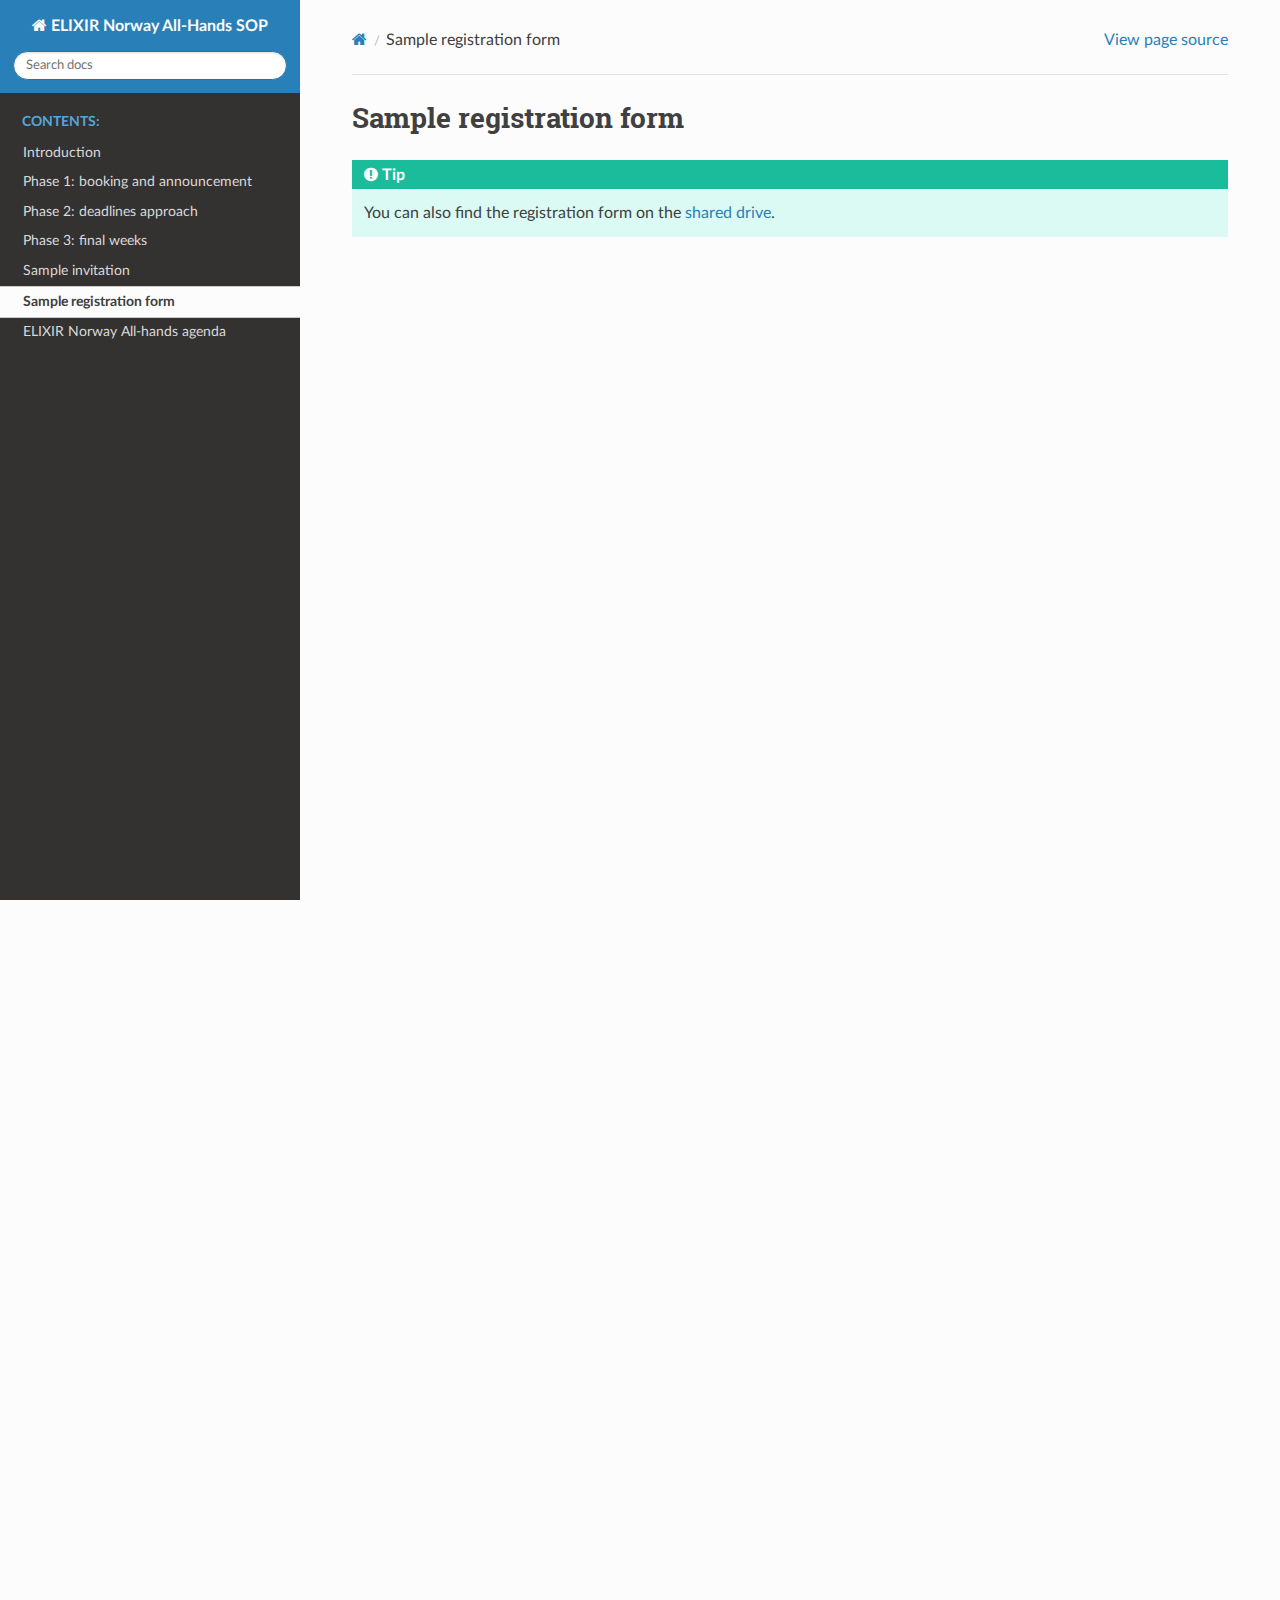
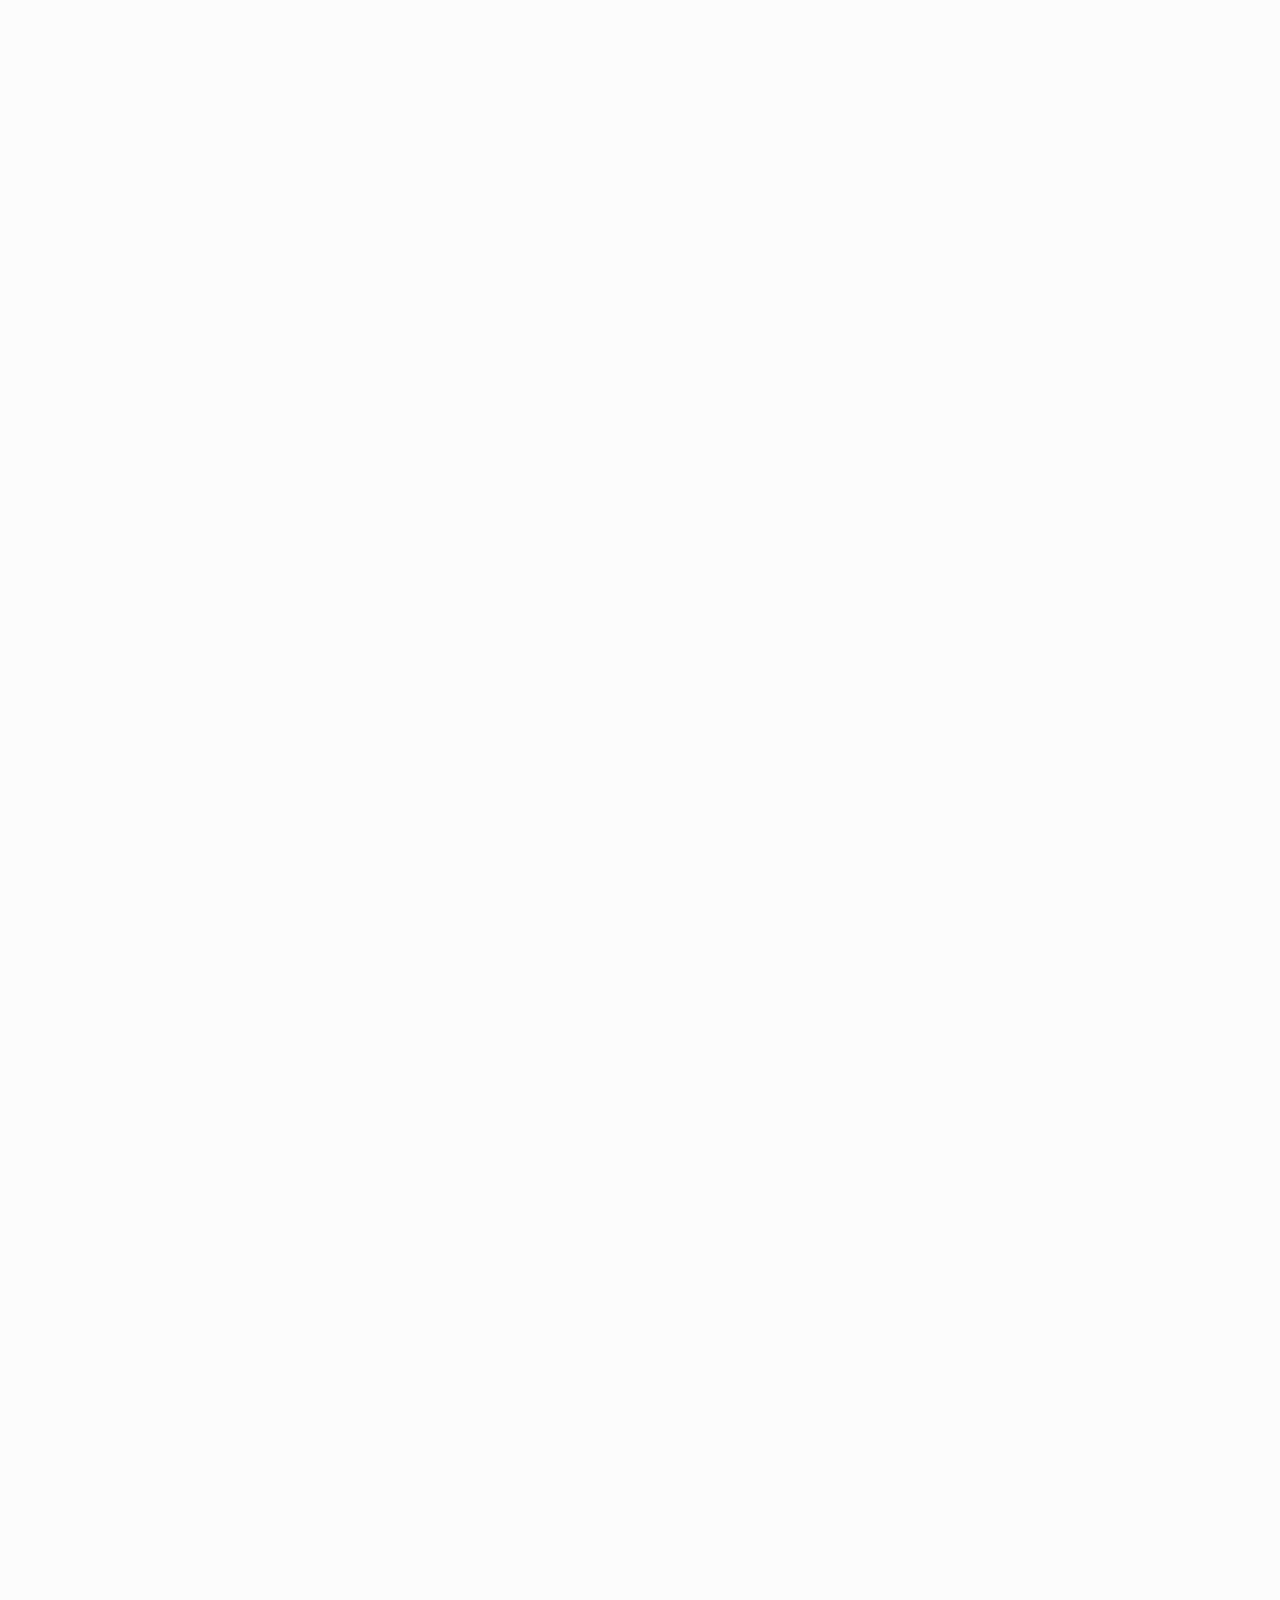
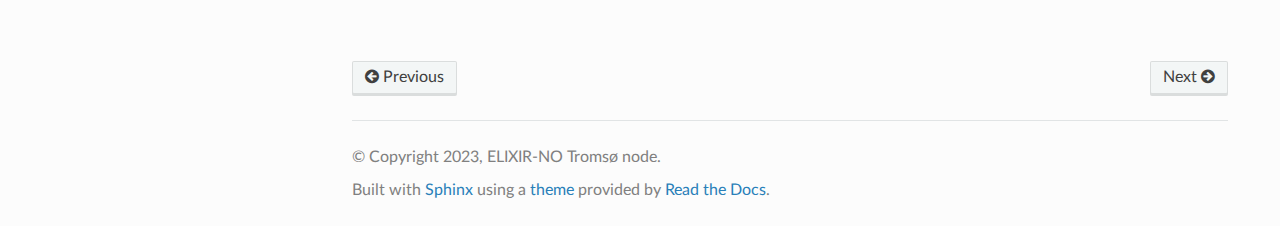
<file: docs/_build/html/registration.html>
<!DOCTYPE html>
<html class="writer-html5" lang="en" >
<head>
  <meta charset="utf-8" /><meta name="generator" content="Docutils 0.18.1: http://docutils.sourceforge.net/" />

  <meta name="viewport" content="width=device-width, initial-scale=1.0" />
  <title>Sample registration form &mdash; ELIXIR Norway All-Hands SOP  documentation</title>
      <link rel="stylesheet" href="_static/pygments.css" type="text/css" />
      <link rel="stylesheet" href="_static/css/theme.css" type="text/css" />
      <link rel="stylesheet" href="_static/custom.css" type="text/css" />
  <!--[if lt IE 9]>
    <script src="_static/js/html5shiv.min.js"></script>
  <![endif]-->
  
        <script src="_static/jquery.js"></script>
        <script src="_static/_sphinx_javascript_frameworks_compat.js"></script>
        <script data-url_root="./" id="documentation_options" src="_static/documentation_options.js"></script>
        <script src="_static/doctools.js"></script>
        <script src="_static/sphinx_highlight.js"></script>
    <script src="_static/js/theme.js"></script>
    <link rel="index" title="Index" href="genindex.html" />
    <link rel="search" title="Search" href="search.html" />
    <link rel="next" title="ELIXIR Norway All-hands agenda" href="agenda.html" />
    <link rel="prev" title="Sample invitation" href="invitation.html" /> 
</head>

<body class="wy-body-for-nav"> 
  <div class="wy-grid-for-nav">
    <nav data-toggle="wy-nav-shift" class="wy-nav-side">
      <div class="wy-side-scroll">
        <div class="wy-side-nav-search" >

          
          
          <a href="index.html" class="icon icon-home">
            ELIXIR Norway All-Hands SOP
          </a>
<div role="search">
  <form id="rtd-search-form" class="wy-form" action="search.html" method="get">
    <input type="text" name="q" placeholder="Search docs" aria-label="Search docs" />
    <input type="hidden" name="check_keywords" value="yes" />
    <input type="hidden" name="area" value="default" />
  </form>
</div>
        </div><div class="wy-menu wy-menu-vertical" data-spy="affix" role="navigation" aria-label="Navigation menu">
              <p class="caption" role="heading"><span class="caption-text">Contents:</span></p>
<ul class="current">
<li class="toctree-l1"><a class="reference internal" href="intro.html">Introduction</a></li>
<li class="toctree-l1"><a class="reference internal" href="phase1.html">Phase 1: booking and announcement</a></li>
<li class="toctree-l1"><a class="reference internal" href="phase2.html">Phase 2: deadlines approach</a></li>
<li class="toctree-l1"><a class="reference internal" href="phase3.html">Phase 3: final weeks</a></li>
<li class="toctree-l1"><a class="reference internal" href="invitation.html">Sample invitation</a></li>
<li class="toctree-l1 current"><a class="current reference internal" href="#">Sample registration form</a></li>
<li class="toctree-l1"><a class="reference internal" href="agenda.html">ELIXIR Norway All-hands agenda</a></li>
</ul>

        </div>
      </div>
    </nav>

    <section data-toggle="wy-nav-shift" class="wy-nav-content-wrap"><nav class="wy-nav-top" aria-label="Mobile navigation menu" >
          <i data-toggle="wy-nav-top" class="fa fa-bars"></i>
          <a href="index.html">ELIXIR Norway All-Hands SOP</a>
      </nav>

      <div class="wy-nav-content">
        <div class="rst-content">
          <div role="navigation" aria-label="Page navigation">
  <ul class="wy-breadcrumbs">
      <li><a href="index.html" class="icon icon-home" aria-label="Home"></a></li>
      <li class="breadcrumb-item active">Sample registration form</li>
      <li class="wy-breadcrumbs-aside">
            <a href="_sources/registration.rst.txt" rel="nofollow"> View page source</a>
      </li>
  </ul>
  <hr/>
</div>
          <div role="main" class="document" itemscope="itemscope" itemtype="http://schema.org/Article">
           <div itemprop="articleBody">
             
  <section id="sample-registration-form">
<h1>Sample registration form<a class="headerlink" href="#sample-registration-form" title="Permalink to this heading"></a></h1>
<div class="admonition tip">
<p class="admonition-title">Tip</p>
<p>You can also find the registration form on the <a class="reference external" href="https://docs.google.com/forms/d/e/1FAIpQLScjbd_Jmhsw4P-gj7JN-UtozyyVQnSec-slob1w-Ttvo2XBcg/viewform">shared drive</a>.</p>
</div>
<div style="display: flex; justify-content: left; height: 3000px;">
 <iframe src="https://docs.google.com/forms/d/e/1FAIpQLScjbd_Jmhsw4P-gj7JN-UtozyyVQnSec-slob1w-Ttvo2XBcg/viewform?embedded=true" style="width: 100%; height: 100%; border: none;">Loading...</iframe>
</div></section>


           </div>
          </div>
          <footer><div class="rst-footer-buttons" role="navigation" aria-label="Footer">
        <a href="invitation.html" class="btn btn-neutral float-left" title="Sample invitation" accesskey="p" rel="prev"><span class="fa fa-arrow-circle-left" aria-hidden="true"></span> Previous</a>
        <a href="agenda.html" class="btn btn-neutral float-right" title="ELIXIR Norway All-hands agenda" accesskey="n" rel="next">Next <span class="fa fa-arrow-circle-right" aria-hidden="true"></span></a>
    </div>

  <hr/>

  <div role="contentinfo">
    <p>&#169; Copyright 2023, ELIXIR-NO Tromsø node.</p>
  </div>

  Built with <a href="https://www.sphinx-doc.org/">Sphinx</a> using a
    <a href="https://github.com/readthedocs/sphinx_rtd_theme">theme</a>
    provided by <a href="https://readthedocs.org">Read the Docs</a>.
   

</footer>
        </div>
      </div>
    </section>
  </div>
  <script>
      jQuery(function () {
          SphinxRtdTheme.Navigation.enable(true);
      });
  </script> 

</body>
</html>
</file>
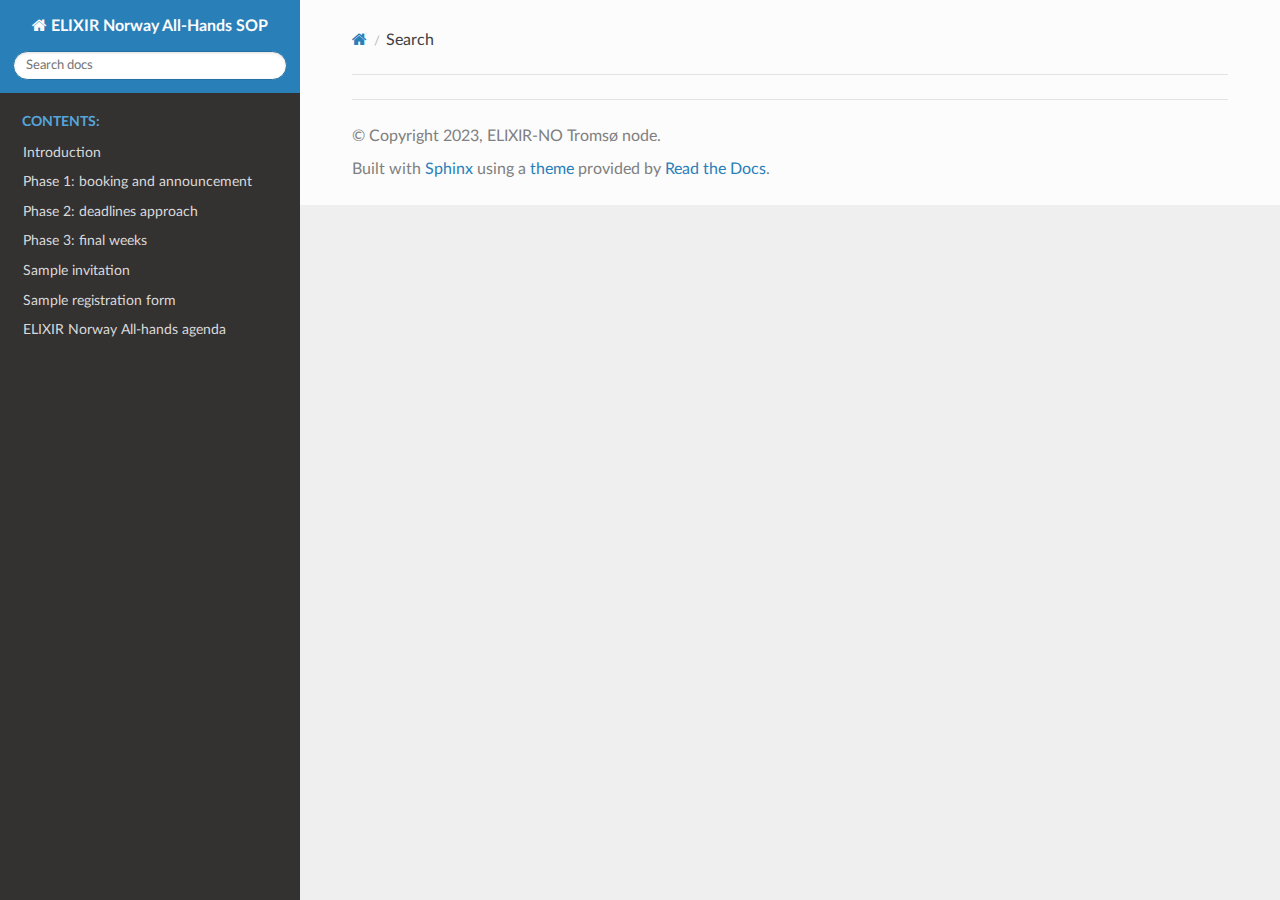
<file: docs/_build/html/search.html>
<!DOCTYPE html>
<html class="writer-html5" lang="en" >
<head>
  <meta charset="utf-8" />
  <meta name="viewport" content="width=device-width, initial-scale=1.0" />
  <title>Search &mdash; ELIXIR Norway All-Hands SOP  documentation</title>
      <link rel="stylesheet" href="_static/pygments.css" type="text/css" />
      <link rel="stylesheet" href="_static/css/theme.css" type="text/css" />
      <link rel="stylesheet" href="_static/custom.css" type="text/css" />
    
  <!--[if lt IE 9]>
    <script src="_static/js/html5shiv.min.js"></script>
  <![endif]-->
  
        <script src="_static/jquery.js"></script>
        <script src="_static/_sphinx_javascript_frameworks_compat.js"></script>
        <script data-url_root="./" id="documentation_options" src="_static/documentation_options.js"></script>
        <script src="_static/doctools.js"></script>
        <script src="_static/sphinx_highlight.js"></script>
    <script src="_static/js/theme.js"></script>
    <script src="_static/searchtools.js"></script>
    <script src="_static/language_data.js"></script>
    <link rel="index" title="Index" href="genindex.html" />
    <link rel="search" title="Search" href="#" /> 
</head>

<body class="wy-body-for-nav"> 
  <div class="wy-grid-for-nav">
    <nav data-toggle="wy-nav-shift" class="wy-nav-side">
      <div class="wy-side-scroll">
        <div class="wy-side-nav-search" >

          
          
          <a href="index.html" class="icon icon-home">
            ELIXIR Norway All-Hands SOP
          </a>
<div role="search">
  <form id="rtd-search-form" class="wy-form" action="#" method="get">
    <input type="text" name="q" placeholder="Search docs" aria-label="Search docs" />
    <input type="hidden" name="check_keywords" value="yes" />
    <input type="hidden" name="area" value="default" />
  </form>
</div>
        </div><div class="wy-menu wy-menu-vertical" data-spy="affix" role="navigation" aria-label="Navigation menu">
              <p class="caption" role="heading"><span class="caption-text">Contents:</span></p>
<ul>
<li class="toctree-l1"><a class="reference internal" href="intro.html">Introduction</a></li>
<li class="toctree-l1"><a class="reference internal" href="phase1.html">Phase 1: booking and announcement</a></li>
<li class="toctree-l1"><a class="reference internal" href="phase2.html">Phase 2: deadlines approach</a></li>
<li class="toctree-l1"><a class="reference internal" href="phase3.html">Phase 3: final weeks</a></li>
<li class="toctree-l1"><a class="reference internal" href="invitation.html">Sample invitation</a></li>
<li class="toctree-l1"><a class="reference internal" href="registration.html">Sample registration form</a></li>
<li class="toctree-l1"><a class="reference internal" href="agenda.html">ELIXIR Norway All-hands agenda</a></li>
</ul>

        </div>
      </div>
    </nav>

    <section data-toggle="wy-nav-shift" class="wy-nav-content-wrap"><nav class="wy-nav-top" aria-label="Mobile navigation menu" >
          <i data-toggle="wy-nav-top" class="fa fa-bars"></i>
          <a href="index.html">ELIXIR Norway All-Hands SOP</a>
      </nav>

      <div class="wy-nav-content">
        <div class="rst-content">
          <div role="navigation" aria-label="Page navigation">
  <ul class="wy-breadcrumbs">
      <li><a href="index.html" class="icon icon-home" aria-label="Home"></a></li>
      <li class="breadcrumb-item active">Search</li>
      <li class="wy-breadcrumbs-aside">
      </li>
  </ul>
  <hr/>
</div>
          <div role="main" class="document" itemscope="itemscope" itemtype="http://schema.org/Article">
           <div itemprop="articleBody">
             
  <noscript>
  <div id="fallback" class="admonition warning">
    <p class="last">
      Please activate JavaScript to enable the search functionality.
    </p>
  </div>
  </noscript>

  
  <div id="search-results">
  
  </div>

           </div>
          </div>
          <footer>

  <hr/>

  <div role="contentinfo">
    <p>&#169; Copyright 2023, ELIXIR-NO Tromsø node.</p>
  </div>

  Built with <a href="https://www.sphinx-doc.org/">Sphinx</a> using a
    <a href="https://github.com/readthedocs/sphinx_rtd_theme">theme</a>
    provided by <a href="https://readthedocs.org">Read the Docs</a>.
   

</footer>
        </div>
      </div>
    </section>
  </div>
  <script>
      jQuery(function () {
          SphinxRtdTheme.Navigation.enable(true);
      });
  </script>
  <script>
    jQuery(function() { Search.loadIndex("searchindex.js"); });
  </script>
  
  <script id="searchindexloader"></script>
   


</body>
</html>
</file>
<file: docs/_build/html/_static/pygments.css>
pre { line-height: 125%; }
td.linenos .normal { color: inherit; background-color: transparent; padding-left: 5px; padding-right: 5px; }
span.linenos { color: inherit; background-color: transparent; padding-left: 5px; padding-right: 5px; }
td.linenos .special { color: #000000; background-color: #ffffc0; padding-left: 5px; padding-right: 5px; }
span.linenos.special { color: #000000; background-color: #ffffc0; padding-left: 5px; padding-right: 5px; }
.highlight .hll { background-color: #ffffcc }
.highlight { background: #f8f8f8; }
.highlight .c { color: #3D7B7B; font-style: italic } /* Comment */
.highlight .err { border: 1px solid #FF0000 } /* Error */
.highlight .k { color: #008000; font-weight: bold } /* Keyword */
.highlight .o { color: #666666 } /* Operator */
.highlight .ch { color: #3D7B7B; font-style: italic } /* Comment.Hashbang */
.highlight .cm { color: #3D7B7B; font-style: italic } /* Comment.Multiline */
.highlight .cp { color: #9C6500 } /* Comment.Preproc */
.highlight .cpf { color: #3D7B7B; font-style: italic } /* Comment.PreprocFile */
.highlight .c1 { color: #3D7B7B; font-style: italic } /* Comment.Single */
.highlight .cs { color: #3D7B7B; font-style: italic } /* Comment.Special */
.highlight .gd { color: #A00000 } /* Generic.Deleted */
.highlight .ge { font-style: italic } /* Generic.Emph */
.highlight .gr { color: #E40000 } /* Generic.Error */
.highlight .gh { color: #000080; font-weight: bold } /* Generic.Heading */
.highlight .gi { color: #008400 } /* Generic.Inserted */
.highlight .go { color: #717171 } /* Generic.Output */
.highlight .gp { color: #000080; font-weight: bold } /* Generic.Prompt */
.highlight .gs { font-weight: bold } /* Generic.Strong */
.highlight .gu { color: #800080; font-weight: bold } /* Generic.Subheading */
.highlight .gt { color: #0044DD } /* Generic.Traceback */
.highlight .kc { color: #008000; font-weight: bold } /* Keyword.Constant */
.highlight .kd { color: #008000; font-weight: bold } /* Keyword.Declaration */
.highlight .kn { color: #008000; font-weight: bold } /* Keyword.Namespace */
.highlight .kp { color: #008000 } /* Keyword.Pseudo */
.highlight .kr { color: #008000; font-weight: bold } /* Keyword.Reserved */
.highlight .kt { color: #B00040 } /* Keyword.Type */
.highlight .m { color: #666666 } /* Literal.Number */
.highlight .s { color: #BA2121 } /* Literal.String */
.highlight .na { color: #687822 } /* Name.Attribute */
.highlight .nb { color: #008000 } /* Name.Builtin */
.highlight .nc { color: #0000FF; font-weight: bold } /* Name.Class */
.highlight .no { color: #880000 } /* Name.Constant */
.highlight .nd { color: #AA22FF } /* Name.Decorator */
.highlight .ni { color: #717171; font-weight: bold } /* Name.Entity */
.highlight .ne { color: #CB3F38; font-weight: bold } /* Name.Exception */
.highlight .nf { color: #0000FF } /* Name.Function */
.highlight .nl { color: #767600 } /* Name.Label */
.highlight .nn { color: #0000FF; font-weight: bold } /* Name.Namespace */
.highlight .nt { color: #008000; font-weight: bold } /* Name.Tag */
.highlight .nv { color: #19177C } /* Name.Variable */
.highlight .ow { color: #AA22FF; font-weight: bold } /* Operator.Word */
.highlight .w { color: #bbbbbb } /* Text.Whitespace */
.highlight .mb { color: #666666 } /* Literal.Number.Bin */
.highlight .mf { color: #666666 } /* Literal.Number.Float */
.highlight .mh { color: #666666 } /* Literal.Number.Hex */
.highlight .mi { color: #666666 } /* Literal.Number.Integer */
.highlight .mo { color: #666666 } /* Literal.Number.Oct */
.highlight .sa { color: #BA2121 } /* Literal.String.Affix */
.highlight .sb { color: #BA2121 } /* Literal.String.Backtick */
.highlight .sc { color: #BA2121 } /* Literal.String.Char */
.highlight .dl { color: #BA2121 } /* Literal.String.Delimiter */
.highlight .sd { color: #BA2121; font-style: italic } /* Literal.String.Doc */
.highlight .s2 { color: #BA2121 } /* Literal.String.Double */
.highlight .se { color: #AA5D1F; font-weight: bold } /* Literal.String.Escape */
.highlight .sh { color: #BA2121 } /* Literal.String.Heredoc */
.highlight .si { color: #A45A77; font-weight: bold } /* Literal.String.Interpol */
.highlight .sx { color: #008000 } /* Literal.String.Other */
.highlight .sr { color: #A45A77 } /* Literal.String.Regex */
.highlight .s1 { color: #BA2121 } /* Literal.String.Single */
.highlight .ss { color: #19177C } /* Literal.String.Symbol */
.highlight .bp { color: #008000 } /* Name.Builtin.Pseudo */
.highlight .fm { color: #0000FF } /* Name.Function.Magic */
.highlight .vc { color: #19177C } /* Name.Variable.Class */
.highlight .vg { color: #19177C } /* Name.Variable.Global */
.highlight .vi { color: #19177C } /* Name.Variable.Instance */
.highlight .vm { color: #19177C } /* Name.Variable.Magic */
.highlight .il { color: #666666 } /* Literal.Number.Integer.Long */
</file>
<file: docs/_build/html/_static/css/theme.css>
html{box-sizing:border-box}*,:after,:before{box-sizing:inherit}article,aside,details,figcaption,figure,footer,header,hgroup,nav,section{display:block}audio,canvas,video{display:inline-block;*display:inline;*zoom:1}[hidden],audio:not([controls]){display:none}*{-webkit-box-sizing:border-box;-moz-box-sizing:border-box;box-sizing:border-box}html{font-size:100%;-webkit-text-size-adjust:100%;-ms-text-size-adjust:100%}body{margin:0}a:active,a:hover{outline:0}abbr[title]{border-bottom:1px dotted}b,strong{font-weight:700}blockquote{margin:0}dfn{font-style:italic}ins{background:#ff9;text-decoration:none}ins,mark{color:#000}mark{background:#ff0;font-style:italic;font-weight:700}.rst-content code,.rst-content tt,code,kbd,pre,samp{font-family:monospace,serif;_font-family:courier new,monospace;font-size:1em}pre{white-space:pre}q{quotes:none}q:after,q:before{content:"";content:none}small{font-size:85%}sub,sup{font-size:75%;line-height:0;position:relative;vertical-align:baseline}sup{top:-.5em}sub{bottom:-.25em}dl,ol,ul{margin:0;padding:0;list-style:none;list-style-image:none}li{list-style:none}dd{margin:0}img{border:0;-ms-interpolation-mode:bicubic;vertical-align:middle;max-width:100%}svg:not(:root){overflow:hidden}figure,form{margin:0}label{cursor:pointer}button,input,select,textarea{font-size:100%;margin:0;vertical-align:baseline;*vertical-align:middle}button,input{line-height:normal}button,input[type=button],input[type=reset],input[type=submit]{cursor:pointer;-webkit-appearance:button;*overflow:visible}button[disabled],input[disabled]{cursor:default}input[type=search]{-webkit-appearance:textfield;-moz-box-sizing:content-box;-webkit-box-sizing:content-box;box-sizing:content-box}textarea{resize:vertical}table{border-collapse:collapse;border-spacing:0}td{vertical-align:top}.chromeframe{margin:.2em 0;background:#ccc;color:#000;padding:.2em 0}.ir{display:block;border:0;text-indent:-999em;overflow:hidden;background-color:transparent;background-repeat:no-repeat;text-align:left;direction:ltr;*line-height:0}.ir br{display:none}.hidden{display:none!important;visibility:hidden}.visuallyhidden{border:0;clip:rect(0 0 0 0);height:1px;margin:-1px;overflow:hidden;padding:0;position:absolute;width:1px}.visuallyhidden.focusable:active,.visuallyhidden.focusable:focus{clip:auto;height:auto;margin:0;overflow:visible;position:static;width:auto}.invisible{visibility:hidden}.relative{position:relative}big,small{font-size:100%}@media print{body,html,section{background:none!important}*{box-shadow:none!important;text-shadow:none!important;filter:none!important;-ms-filter:none!important}a,a:visited{text-decoration:underline}.ir a:after,a[href^="#"]:after,a[href^="javascript:"]:after{content:""}blockquote,pre{page-break-inside:avoid}thead{display:table-header-group}img,tr{page-break-inside:avoid}img{max-width:100%!important}@page{margin:.5cm}.rst-content .toctree-wrapper>p.caption,h2,h3,p{orphans:3;widows:3}.rst-content .toctree-wrapper>p.caption,h2,h3{page-break-after:avoid}}.btn,.fa:before,.icon:before,.rst-content .admonition,.rst-content .admonition-title:before,.rst-content .admonition-todo,.rst-content .attention,.rst-content .caution,.rst-content .code-block-caption .headerlink:before,.rst-content .danger,.rst-content .eqno .headerlink:before,.rst-content .error,.rst-content .hint,.rst-content .important,.rst-content .note,.rst-content .seealso,.rst-content .tip,.rst-content .warning,.rst-content code.download span:first-child:before,.rst-content dl dt .headerlink:before,.rst-content h1 .headerlink:before,.rst-content h2 .headerlink:before,.rst-content h3 .headerlink:before,.rst-content h4 .headerlink:before,.rst-content h5 .headerlink:before,.rst-content h6 .headerlink:before,.rst-content p.caption .headerlink:before,.rst-content p .headerlink:before,.rst-content table>caption .headerlink:before,.rst-content tt.download span:first-child:before,.wy-alert,.wy-dropdown .caret:before,.wy-inline-validate.wy-inline-validate-danger .wy-input-context:before,.wy-inline-validate.wy-inline-validate-info .wy-input-context:before,.wy-inline-validate.wy-inline-validate-success .wy-input-context:before,.wy-inline-validate.wy-inline-validate-warning .wy-input-context:before,.wy-menu-vertical li.current>a button.toctree-expand:before,.wy-menu-vertical li.on a button.toctree-expand:before,.wy-menu-vertical li button.toctree-expand:before,input[type=color],input[type=date],input[type=datetime-local],input[type=datetime],input[type=email],input[type=month],input[type=number],input[type=password],input[type=search],input[type=tel],input[type=text],input[type=time],input[type=url],input[type=week],select,textarea{-webkit-font-smoothing:antialiased}.clearfix{*zoom:1}.clearfix:after,.clearfix:before{display:table;content:""}.clearfix:after{clear:both}/*!
 *  Font Awesome 4.7.0 by @davegandy - http://fontawesome.io - @fontawesome
 *  License - http://fontawesome.io/license (Font: SIL OFL 1.1, CSS: MIT License)
 */@font-face{font-family:FontAwesome;src:url(fonts/fontawesome-webfont.eot?674f50d287a8c48dc19ba404d20fe713);src:url(fonts/fontawesome-webfont.eot?674f50d287a8c48dc19ba404d20fe713?#iefix&v=4.7.0) format("embedded-opentype"),url(fonts/fontawesome-webfont.woff2?af7ae505a9eed503f8b8e6982036873e) format("woff2"),url(fonts/fontawesome-webfont.woff?fee66e712a8a08eef5805a46892932ad) format("woff"),url(fonts/fontawesome-webfont.ttf?b06871f281fee6b241d60582ae9369b9) format("truetype"),url(fonts/fontawesome-webfont.svg?912ec66d7572ff821749319396470bde#fontawesomeregular) format("svg");font-weight:400;font-style:normal}.fa,.icon,.rst-content .admonition-title,.rst-content .code-block-caption .headerlink,.rst-content .eqno .headerlink,.rst-content code.download span:first-child,.rst-content dl dt .headerlink,.rst-content h1 .headerlink,.rst-content h2 .headerlink,.rst-content h3 .headerlink,.rst-content h4 .headerlink,.rst-content h5 .headerlink,.rst-content h6 .headerlink,.rst-content p.caption .headerlink,.rst-content p .headerlink,.rst-content table>caption .headerlink,.rst-content tt.download span:first-child,.wy-menu-vertical li.current>a button.toctree-expand,.wy-menu-vertical li.on a button.toctree-expand,.wy-menu-vertical li button.toctree-expand{display:inline-block;font:normal normal normal 14px/1 FontAwesome;font-size:inherit;text-rendering:auto;-webkit-font-smoothing:antialiased;-moz-osx-font-smoothing:grayscale}.fa-lg{font-size:1.33333em;line-height:.75em;vertical-align:-15%}.fa-2x{font-size:2em}.fa-3x{font-size:3em}.fa-4x{font-size:4em}.fa-5x{font-size:5em}.fa-fw{width:1.28571em;text-align:center}.fa-ul{padding-left:0;margin-left:2.14286em;list-style-type:none}.fa-ul>li{position:relative}.fa-li{position:absolute;left:-2.14286em;width:2.14286em;top:.14286em;text-align:center}.fa-li.fa-lg{left:-1.85714em}.fa-border{padding:.2em .25em .15em;border:.08em solid #eee;border-radius:.1em}.fa-pull-left{float:left}.fa-pull-right{float:right}.fa-pull-left.icon,.fa.fa-pull-left,.rst-content .code-block-caption .fa-pull-left.headerlink,.rst-content .eqno .fa-pull-left.headerlink,.rst-content .fa-pull-left.admonition-title,.rst-content code.download span.fa-pull-left:first-child,.rst-content dl dt .fa-pull-left.headerlink,.rst-content h1 .fa-pull-left.headerlink,.rst-content h2 .fa-pull-left.headerlink,.rst-content h3 .fa-pull-left.headerlink,.rst-content h4 .fa-pull-left.headerlink,.rst-content h5 .fa-pull-left.headerlink,.rst-content h6 .fa-pull-left.headerlink,.rst-content p .fa-pull-left.headerlink,.rst-content table>caption .fa-pull-left.headerlink,.rst-content tt.download span.fa-pull-left:first-child,.wy-menu-vertical li.current>a button.fa-pull-left.toctree-expand,.wy-menu-vertical li.on a button.fa-pull-left.toctree-expand,.wy-menu-vertical li button.fa-pull-left.toctree-expand{margin-right:.3em}.fa-pull-right.icon,.fa.fa-pull-right,.rst-content .code-block-caption .fa-pull-right.headerlink,.rst-content .eqno .fa-pull-right.headerlink,.rst-content .fa-pull-right.admonition-title,.rst-content code.download span.fa-pull-right:first-child,.rst-content dl dt .fa-pull-right.headerlink,.rst-content h1 .fa-pull-right.headerlink,.rst-content h2 .fa-pull-right.headerlink,.rst-content h3 .fa-pull-right.headerlink,.rst-content h4 .fa-pull-right.headerlink,.rst-content h5 .fa-pull-right.headerlink,.rst-content h6 .fa-pull-right.headerlink,.rst-content p .fa-pull-right.headerlink,.rst-content table>caption .fa-pull-right.headerlink,.rst-content tt.download span.fa-pull-right:first-child,.wy-menu-vertical li.current>a button.fa-pull-right.toctree-expand,.wy-menu-vertical li.on a button.fa-pull-right.toctree-expand,.wy-menu-vertical li button.fa-pull-right.toctree-expand{margin-left:.3em}.pull-right{float:right}.pull-left{float:left}.fa.pull-left,.pull-left.icon,.rst-content .code-block-caption .pull-left.headerlink,.rst-content .eqno .pull-left.headerlink,.rst-content .pull-left.admonition-title,.rst-content code.download span.pull-left:first-child,.rst-content dl dt .pull-left.headerlink,.rst-content h1 .pull-left.headerlink,.rst-content h2 .pull-left.headerlink,.rst-content h3 .pull-left.headerlink,.rst-content h4 .pull-left.headerlink,.rst-content h5 .pull-left.headerlink,.rst-content h6 .pull-left.headerlink,.rst-content p .pull-left.headerlink,.rst-content table>caption .pull-left.headerlink,.rst-content tt.download span.pull-left:first-child,.wy-menu-vertical li.current>a button.pull-left.toctree-expand,.wy-menu-vertical li.on a button.pull-left.toctree-expand,.wy-menu-vertical li button.pull-left.toctree-expand{margin-right:.3em}.fa.pull-right,.pull-right.icon,.rst-content .code-block-caption .pull-right.headerlink,.rst-content .eqno .pull-right.headerlink,.rst-content .pull-right.admonition-title,.rst-content code.download span.pull-right:first-child,.rst-content dl dt .pull-right.headerlink,.rst-content h1 .pull-right.headerlink,.rst-content h2 .pull-right.headerlink,.rst-content h3 .pull-right.headerlink,.rst-content h4 .pull-right.headerlink,.rst-content h5 .pull-right.headerlink,.rst-content h6 .pull-right.headerlink,.rst-content p .pull-right.headerlink,.rst-content table>caption .pull-right.headerlink,.rst-content tt.download span.pull-right:first-child,.wy-menu-vertical li.current>a button.pull-right.toctree-expand,.wy-menu-vertical li.on a button.pull-right.toctree-expand,.wy-menu-vertical li button.pull-right.toctree-expand{margin-left:.3em}.fa-spin{-webkit-animation:fa-spin 2s linear infinite;animation:fa-spin 2s linear infinite}.fa-pulse{-webkit-animation:fa-spin 1s steps(8) infinite;animation:fa-spin 1s steps(8) infinite}@-webkit-keyframes fa-spin{0%{-webkit-transform:rotate(0deg);transform:rotate(0deg)}to{-webkit-transform:rotate(359deg);transform:rotate(359deg)}}@keyframes fa-spin{0%{-webkit-transform:rotate(0deg);transform:rotate(0deg)}to{-webkit-transform:rotate(359deg);transform:rotate(359deg)}}.fa-rotate-90{-ms-filter:"progid:DXImageTransform.Microsoft.BasicImage(rotation=1)";-webkit-transform:rotate(90deg);-ms-transform:rotate(90deg);transform:rotate(90deg)}.fa-rotate-180{-ms-filter:"progid:DXImageTransform.Microsoft.BasicImage(rotation=2)";-webkit-transform:rotate(180deg);-ms-transform:rotate(180deg);transform:rotate(180deg)}.fa-rotate-270{-ms-filter:"progid:DXImageTransform.Microsoft.BasicImage(rotation=3)";-webkit-transform:rotate(270deg);-ms-transform:rotate(270deg);transform:rotate(270deg)}.fa-flip-horizontal{-ms-filter:"progid:DXImageTransform.Microsoft.BasicImage(rotation=0, mirror=1)";-webkit-transform:scaleX(-1);-ms-transform:scaleX(-1);transform:scaleX(-1)}.fa-flip-vertical{-ms-filter:"progid:DXImageTransform.Microsoft.BasicImage(rotation=2, mirror=1)";-webkit-transform:scaleY(-1);-ms-transform:scaleY(-1);transform:scaleY(-1)}:root .fa-flip-horizontal,:root .fa-flip-vertical,:root .fa-rotate-90,:root .fa-rotate-180,:root .fa-rotate-270{filter:none}.fa-stack{position:relative;display:inline-block;width:2em;height:2em;line-height:2em;vertical-align:middle}.fa-stack-1x,.fa-stack-2x{position:absolute;left:0;width:100%;text-align:center}.fa-stack-1x{line-height:inherit}.fa-stack-2x{font-size:2em}.fa-inverse{color:#fff}.fa-glass:before{content:""}.fa-music:before{content:""}.fa-search:before,.icon-search:before{content:""}.fa-envelope-o:before{content:""}.fa-heart:before{content:""}.fa-star:before{content:""}.fa-star-o:before{content:""}.fa-user:before{content:""}.fa-film:before{content:""}.fa-th-large:before{content:""}.fa-th:before{content:""}.fa-th-list:before{content:""}.fa-check:before{content:""}.fa-close:before,.fa-remove:before,.fa-times:before{content:""}.fa-search-plus:before{content:""}.fa-search-minus:before{content:""}.fa-power-off:before{content:""}.fa-signal:before{content:""}.fa-cog:before,.fa-gear:before{content:""}.fa-trash-o:before{content:""}.fa-home:before,.icon-home:before{content:""}.fa-file-o:before{content:""}.fa-clock-o:before{content:""}.fa-road:before{content:""}.fa-download:before,.rst-content code.download span:first-child:before,.rst-content tt.download span:first-child:before{content:""}.fa-arrow-circle-o-down:before{content:""}.fa-arrow-circle-o-up:before{content:""}.fa-inbox:before{content:""}.fa-play-circle-o:before{content:""}.fa-repeat:before,.fa-rotate-right:before{content:""}.fa-refresh:before{content:""}.fa-list-alt:before{content:""}.fa-lock:before{content:""}.fa-flag:before{content:""}.fa-headphones:before{content:""}.fa-volume-off:before{content:""}.fa-volume-down:before{content:""}.fa-volume-up:before{content:""}.fa-qrcode:before{content:""}.fa-barcode:before{content:""}.fa-tag:before{content:""}.fa-tags:before{content:""}.fa-book:before,.icon-book:before{content:""}.fa-bookmark:before{content:""}.fa-print:before{content:""}.fa-camera:before{content:""}.fa-font:before{content:""}.fa-bold:before{content:""}.fa-italic:before{content:""}.fa-text-height:before{content:""}.fa-text-width:before{content:""}.fa-align-left:before{content:""}.fa-align-center:before{content:""}.fa-align-right:before{content:""}.fa-align-justify:before{content:""}.fa-list:before{content:""}.fa-dedent:before,.fa-outdent:before{content:""}.fa-indent:before{content:""}.fa-video-camera:before{content:""}.fa-image:before,.fa-photo:before,.fa-picture-o:before{content:""}.fa-pencil:before{content:""}.fa-map-marker:before{content:""}.fa-adjust:before{content:""}.fa-tint:before{content:""}.fa-edit:before,.fa-pencil-square-o:before{content:""}.fa-share-square-o:before{content:""}.fa-check-square-o:before{content:""}.fa-arrows:before{content:""}.fa-step-backward:before{content:""}.fa-fast-backward:before{content:""}.fa-backward:before{content:""}.fa-play:before{content:""}.fa-pause:before{content:""}.fa-stop:before{content:""}.fa-forward:before{content:""}.fa-fast-forward:before{content:""}.fa-step-forward:before{content:""}.fa-eject:before{content:""}.fa-chevron-left:before{content:""}.fa-chevron-right:before{content:""}.fa-plus-circle:before{content:""}.fa-minus-circle:before{content:""}.fa-times-circle:before,.wy-inline-validate.wy-inline-validate-danger .wy-input-context:before{content:""}.fa-check-circle:before,.wy-inline-validate.wy-inline-validate-success .wy-input-context:before{content:""}.fa-question-circle:before{content:""}.fa-info-circle:before{content:""}.fa-crosshairs:before{content:""}.fa-times-circle-o:before{content:""}.fa-check-circle-o:before{content:""}.fa-ban:before{content:""}.fa-arrow-left:before{content:""}.fa-arrow-right:before{content:""}.fa-arrow-up:before{content:""}.fa-arrow-down:before{content:""}.fa-mail-forward:before,.fa-share:before{content:""}.fa-expand:before{content:""}.fa-compress:before{content:""}.fa-plus:before{content:""}.fa-minus:before{content:""}.fa-asterisk:before{content:""}.fa-exclamation-circle:before,.rst-content .admonition-title:before,.wy-inline-validate.wy-inline-validate-info .wy-input-context:before,.wy-inline-validate.wy-inline-validate-warning .wy-input-context:before{content:""}.fa-gift:before{content:""}.fa-leaf:before{content:""}.fa-fire:before,.icon-fire:before{content:""}.fa-eye:before{content:""}.fa-eye-slash:before{content:""}.fa-exclamation-triangle:before,.fa-warning:before{content:""}.fa-plane:before{content:""}.fa-calendar:before{content:""}.fa-random:before{content:""}.fa-comment:before{content:""}.fa-magnet:before{content:""}.fa-chevron-up:before{content:""}.fa-chevron-down:before{content:""}.fa-retweet:before{content:""}.fa-shopping-cart:before{content:""}.fa-folder:before{content:""}.fa-folder-open:before{content:""}.fa-arrows-v:before{content:""}.fa-arrows-h:before{content:""}.fa-bar-chart-o:before,.fa-bar-chart:before{content:""}.fa-twitter-square:before{content:""}.fa-facebook-square:before{content:""}.fa-camera-retro:before{content:""}.fa-key:before{content:""}.fa-cogs:before,.fa-gears:before{content:""}.fa-comments:before{content:""}.fa-thumbs-o-up:before{content:""}.fa-thumbs-o-down:before{content:""}.fa-star-half:before{content:""}.fa-heart-o:before{content:""}.fa-sign-out:before{content:""}.fa-linkedin-square:before{content:""}.fa-thumb-tack:before{content:""}.fa-external-link:before{content:""}.fa-sign-in:before{content:""}.fa-trophy:before{content:""}.fa-github-square:before{content:""}.fa-upload:before{content:""}.fa-lemon-o:before{content:""}.fa-phone:before{content:""}.fa-square-o:before{content:""}.fa-bookmark-o:before{content:""}.fa-phone-square:before{content:""}.fa-twitter:before{content:""}.fa-facebook-f:before,.fa-facebook:before{content:""}.fa-github:before,.icon-github:before{content:""}.fa-unlock:before{content:""}.fa-credit-card:before{content:""}.fa-feed:before,.fa-rss:before{content:""}.fa-hdd-o:before{content:""}.fa-bullhorn:before{content:""}.fa-bell:before{content:""}.fa-certificate:before{content:""}.fa-hand-o-right:before{content:""}.fa-hand-o-left:before{content:""}.fa-hand-o-up:before{content:""}.fa-hand-o-down:before{content:""}.fa-arrow-circle-left:before,.icon-circle-arrow-left:before{content:""}.fa-arrow-circle-right:before,.icon-circle-arrow-right:before{content:""}.fa-arrow-circle-up:before{content:""}.fa-arrow-circle-down:before{content:""}.fa-globe:before{content:""}.fa-wrench:before{content:""}.fa-tasks:before{content:""}.fa-filter:before{content:""}.fa-briefcase:before{content:""}.fa-arrows-alt:before{content:""}.fa-group:before,.fa-users:before{content:""}.fa-chain:before,.fa-link:before,.icon-link:before{content:""}.fa-cloud:before{content:""}.fa-flask:before{content:""}.fa-cut:before,.fa-scissors:before{content:""}.fa-copy:before,.fa-files-o:before{content:""}.fa-paperclip:before{content:""}.fa-floppy-o:before,.fa-save:before{content:""}.fa-square:before{content:""}.fa-bars:before,.fa-navicon:before,.fa-reorder:before{content:""}.fa-list-ul:before{content:""}.fa-list-ol:before{content:""}.fa-strikethrough:before{content:""}.fa-underline:before{content:""}.fa-table:before{content:""}.fa-magic:before{content:""}.fa-truck:before{content:""}.fa-pinterest:before{content:""}.fa-pinterest-square:before{content:""}.fa-google-plus-square:before{content:""}.fa-google-plus:before{content:""}.fa-money:before{content:""}.fa-caret-down:before,.icon-caret-down:before,.wy-dropdown .caret:before{content:""}.fa-caret-up:before{content:""}.fa-caret-left:before{content:""}.fa-caret-right:before{content:""}.fa-columns:before{content:""}.fa-sort:before,.fa-unsorted:before{content:""}.fa-sort-desc:before,.fa-sort-down:before{content:""}.fa-sort-asc:before,.fa-sort-up:before{content:""}.fa-envelope:before{content:""}.fa-linkedin:before{content:""}.fa-rotate-left:before,.fa-undo:before{content:""}.fa-gavel:before,.fa-legal:before{content:""}.fa-dashboard:before,.fa-tachometer:before{content:""}.fa-comment-o:before{content:""}.fa-comments-o:before{content:""}.fa-bolt:before,.fa-flash:before{content:""}.fa-sitemap:before{content:""}.fa-umbrella:before{content:""}.fa-clipboard:before,.fa-paste:before{content:""}.fa-lightbulb-o:before{content:""}.fa-exchange:before{content:""}.fa-cloud-download:before{content:""}.fa-cloud-upload:before{content:""}.fa-user-md:before{content:""}.fa-stethoscope:before{content:""}.fa-suitcase:before{content:""}.fa-bell-o:before{content:""}.fa-coffee:before{content:""}.fa-cutlery:before{content:""}.fa-file-text-o:before{content:""}.fa-building-o:before{content:""}.fa-hospital-o:before{content:""}.fa-ambulance:before{content:""}.fa-medkit:before{content:""}.fa-fighter-jet:before{content:""}.fa-beer:before{content:""}.fa-h-square:before{content:""}.fa-plus-square:before{content:""}.fa-angle-double-left:before{content:""}.fa-angle-double-right:before{content:""}.fa-angle-double-up:before{content:""}.fa-angle-double-down:before{content:""}.fa-angle-left:before{content:""}.fa-angle-right:before{content:""}.fa-angle-up:before{content:""}.fa-angle-down:before{content:""}.fa-desktop:before{content:""}.fa-laptop:before{content:""}.fa-tablet:before{content:""}.fa-mobile-phone:before,.fa-mobile:before{content:""}.fa-circle-o:before{content:""}.fa-quote-left:before{content:""}.fa-quote-right:before{content:""}.fa-spinner:before{content:""}.fa-circle:before{content:""}.fa-mail-reply:before,.fa-reply:before{content:""}.fa-github-alt:before{content:""}.fa-folder-o:before{content:""}.fa-folder-open-o:before{content:""}.fa-smile-o:before{content:""}.fa-frown-o:before{content:""}.fa-meh-o:before{content:""}.fa-gamepad:before{content:""}.fa-keyboard-o:before{content:""}.fa-flag-o:before{content:""}.fa-flag-checkered:before{content:""}.fa-terminal:before{content:""}.fa-code:before{content:""}.fa-mail-reply-all:before,.fa-reply-all:before{content:""}.fa-star-half-empty:before,.fa-star-half-full:before,.fa-star-half-o:before{content:""}.fa-location-arrow:before{content:""}.fa-crop:before{content:""}.fa-code-fork:before{content:""}.fa-chain-broken:before,.fa-unlink:before{content:""}.fa-question:before{content:""}.fa-info:before{content:""}.fa-exclamation:before{content:""}.fa-superscript:before{content:""}.fa-subscript:before{content:""}.fa-eraser:before{content:""}.fa-puzzle-piece:before{content:""}.fa-microphone:before{content:""}.fa-microphone-slash:before{content:""}.fa-shield:before{content:""}.fa-calendar-o:before{content:""}.fa-fire-extinguisher:before{content:""}.fa-rocket:before{content:""}.fa-maxcdn:before{content:""}.fa-chevron-circle-left:before{content:""}.fa-chevron-circle-right:before{content:""}.fa-chevron-circle-up:before{content:""}.fa-chevron-circle-down:before{content:""}.fa-html5:before{content:""}.fa-css3:before{content:""}.fa-anchor:before{content:""}.fa-unlock-alt:before{content:""}.fa-bullseye:before{content:""}.fa-ellipsis-h:before{content:""}.fa-ellipsis-v:before{content:""}.fa-rss-square:before{content:""}.fa-play-circle:before{content:""}.fa-ticket:before{content:""}.fa-minus-square:before{content:""}.fa-minus-square-o:before,.wy-menu-vertical li.current>a button.toctree-expand:before,.wy-menu-vertical li.on a button.toctree-expand:before{content:""}.fa-level-up:before{content:""}.fa-level-down:before{content:""}.fa-check-square:before{content:""}.fa-pencil-square:before{content:""}.fa-external-link-square:before{content:""}.fa-share-square:before{content:""}.fa-compass:before{content:""}.fa-caret-square-o-down:before,.fa-toggle-down:before{content:""}.fa-caret-square-o-up:before,.fa-toggle-up:before{content:""}.fa-caret-square-o-right:before,.fa-toggle-right:before{content:""}.fa-eur:before,.fa-euro:before{content:""}.fa-gbp:before{content:""}.fa-dollar:before,.fa-usd:before{content:""}.fa-inr:before,.fa-rupee:before{content:""}.fa-cny:before,.fa-jpy:before,.fa-rmb:before,.fa-yen:before{content:""}.fa-rouble:before,.fa-rub:before,.fa-ruble:before{content:""}.fa-krw:before,.fa-won:before{content:""}.fa-bitcoin:before,.fa-btc:before{content:""}.fa-file:before{content:""}.fa-file-text:before{content:""}.fa-sort-alpha-asc:before{content:""}.fa-sort-alpha-desc:before{content:""}.fa-sort-amount-asc:before{content:""}.fa-sort-amount-desc:before{content:""}.fa-sort-numeric-asc:before{content:""}.fa-sort-numeric-desc:before{content:""}.fa-thumbs-up:before{content:""}.fa-thumbs-down:before{content:""}.fa-youtube-square:before{content:""}.fa-youtube:before{content:""}.fa-xing:before{content:""}.fa-xing-square:before{content:""}.fa-youtube-play:before{content:""}.fa-dropbox:before{content:""}.fa-stack-overflow:before{content:""}.fa-instagram:before{content:""}.fa-flickr:before{content:""}.fa-adn:before{content:""}.fa-bitbucket:before,.icon-bitbucket:before{content:""}.fa-bitbucket-square:before{content:""}.fa-tumblr:before{content:""}.fa-tumblr-square:before{content:""}.fa-long-arrow-down:before{content:""}.fa-long-arrow-up:before{content:""}.fa-long-arrow-left:before{content:""}.fa-long-arrow-right:before{content:""}.fa-apple:before{content:""}.fa-windows:before{content:""}.fa-android:before{content:""}.fa-linux:before{content:""}.fa-dribbble:before{content:""}.fa-skype:before{content:""}.fa-foursquare:before{content:""}.fa-trello:before{content:""}.fa-female:before{content:""}.fa-male:before{content:""}.fa-gittip:before,.fa-gratipay:before{content:""}.fa-sun-o:before{content:""}.fa-moon-o:before{content:""}.fa-archive:before{content:""}.fa-bug:before{content:""}.fa-vk:before{content:""}.fa-weibo:before{content:""}.fa-renren:before{content:""}.fa-pagelines:before{content:""}.fa-stack-exchange:before{content:""}.fa-arrow-circle-o-right:before{content:""}.fa-arrow-circle-o-left:before{content:""}.fa-caret-square-o-left:before,.fa-toggle-left:before{content:""}.fa-dot-circle-o:before{content:""}.fa-wheelchair:before{content:""}.fa-vimeo-square:before{content:""}.fa-try:before,.fa-turkish-lira:before{content:""}.fa-plus-square-o:before,.wy-menu-vertical li button.toctree-expand:before{content:""}.fa-space-shuttle:before{content:""}.fa-slack:before{content:""}.fa-envelope-square:before{content:""}.fa-wordpress:before{content:""}.fa-openid:before{content:""}.fa-bank:before,.fa-institution:before,.fa-university:before{content:""}.fa-graduation-cap:before,.fa-mortar-board:before{content:""}.fa-yahoo:before{content:""}.fa-google:before{content:""}.fa-reddit:before{content:""}.fa-reddit-square:before{content:""}.fa-stumbleupon-circle:before{content:""}.fa-stumbleupon:before{content:""}.fa-delicious:before{content:""}.fa-digg:before{content:""}.fa-pied-piper-pp:before{content:""}.fa-pied-piper-alt:before{content:""}.fa-drupal:before{content:""}.fa-joomla:before{content:""}.fa-language:before{content:""}.fa-fax:before{content:""}.fa-building:before{content:""}.fa-child:before{content:""}.fa-paw:before{content:""}.fa-spoon:before{content:""}.fa-cube:before{content:""}.fa-cubes:before{content:""}.fa-behance:before{content:""}.fa-behance-square:before{content:""}.fa-steam:before{content:""}.fa-steam-square:before{content:""}.fa-recycle:before{content:""}.fa-automobile:before,.fa-car:before{content:""}.fa-cab:before,.fa-taxi:before{content:""}.fa-tree:before{content:""}.fa-spotify:before{content:""}.fa-deviantart:before{content:""}.fa-soundcloud:before{content:""}.fa-database:before{content:""}.fa-file-pdf-o:before{content:""}.fa-file-word-o:before{content:""}.fa-file-excel-o:before{content:""}.fa-file-powerpoint-o:before{content:""}.fa-file-image-o:before,.fa-file-photo-o:before,.fa-file-picture-o:before{content:""}.fa-file-archive-o:before,.fa-file-zip-o:before{content:""}.fa-file-audio-o:before,.fa-file-sound-o:before{content:""}.fa-file-movie-o:before,.fa-file-video-o:before{content:""}.fa-file-code-o:before{content:""}.fa-vine:before{content:""}.fa-codepen:before{content:""}.fa-jsfiddle:before{content:""}.fa-life-bouy:before,.fa-life-buoy:before,.fa-life-ring:before,.fa-life-saver:before,.fa-support:before{content:""}.fa-circle-o-notch:before{content:""}.fa-ra:before,.fa-rebel:before,.fa-resistance:before{content:""}.fa-empire:before,.fa-ge:before{content:""}.fa-git-square:before{content:""}.fa-git:before{content:""}.fa-hacker-news:before,.fa-y-combinator-square:before,.fa-yc-square:before{content:""}.fa-tencent-weibo:before{content:""}.fa-qq:before{content:""}.fa-wechat:before,.fa-weixin:before{content:""}.fa-paper-plane:before,.fa-send:before{content:""}.fa-paper-plane-o:before,.fa-send-o:before{content:""}.fa-history:before{content:""}.fa-circle-thin:before{content:""}.fa-header:before{content:""}.fa-paragraph:before{content:""}.fa-sliders:before{content:""}.fa-share-alt:before{content:""}.fa-share-alt-square:before{content:""}.fa-bomb:before{content:""}.fa-futbol-o:before,.fa-soccer-ball-o:before{content:""}.fa-tty:before{content:""}.fa-binoculars:before{content:""}.fa-plug:before{content:""}.fa-slideshare:before{content:""}.fa-twitch:before{content:""}.fa-yelp:before{content:""}.fa-newspaper-o:before{content:""}.fa-wifi:before{content:""}.fa-calculator:before{content:""}.fa-paypal:before{content:""}.fa-google-wallet:before{content:""}.fa-cc-visa:before{content:""}.fa-cc-mastercard:before{content:""}.fa-cc-discover:before{content:""}.fa-cc-amex:before{content:""}.fa-cc-paypal:before{content:""}.fa-cc-stripe:before{content:""}.fa-bell-slash:before{content:""}.fa-bell-slash-o:before{content:""}.fa-trash:before{content:""}.fa-copyright:before{content:""}.fa-at:before{content:""}.fa-eyedropper:before{content:""}.fa-paint-brush:before{content:""}.fa-birthday-cake:before{content:""}.fa-area-chart:before{content:""}.fa-pie-chart:before{content:""}.fa-line-chart:before{content:""}.fa-lastfm:before{content:""}.fa-lastfm-square:before{content:""}.fa-toggle-off:before{content:""}.fa-toggle-on:before{content:""}.fa-bicycle:before{content:""}.fa-bus:before{content:""}.fa-ioxhost:before{content:""}.fa-angellist:before{content:""}.fa-cc:before{content:""}.fa-ils:before,.fa-shekel:before,.fa-sheqel:before{content:""}.fa-meanpath:before{content:""}.fa-buysellads:before{content:""}.fa-connectdevelop:before{content:""}.fa-dashcube:before{content:""}.fa-forumbee:before{content:""}.fa-leanpub:before{content:""}.fa-sellsy:before{content:""}.fa-shirtsinbulk:before{content:""}.fa-simplybuilt:before{content:""}.fa-skyatlas:before{content:""}.fa-cart-plus:before{content:""}.fa-cart-arrow-down:before{content:""}.fa-diamond:before{content:""}.fa-ship:before{content:""}.fa-user-secret:before{content:""}.fa-motorcycle:before{content:""}.fa-street-view:before{content:""}.fa-heartbeat:before{content:""}.fa-venus:before{content:""}.fa-mars:before{content:""}.fa-mercury:before{content:""}.fa-intersex:before,.fa-transgender:before{content:""}.fa-transgender-alt:before{content:""}.fa-venus-double:before{content:""}.fa-mars-double:before{content:""}.fa-venus-mars:before{content:""}.fa-mars-stroke:before{content:""}.fa-mars-stroke-v:before{content:""}.fa-mars-stroke-h:before{content:""}.fa-neuter:before{content:""}.fa-genderless:before{content:""}.fa-facebook-official:before{content:""}.fa-pinterest-p:before{content:""}.fa-whatsapp:before{content:""}.fa-server:before{content:""}.fa-user-plus:before{content:""}.fa-user-times:before{content:""}.fa-bed:before,.fa-hotel:before{content:""}.fa-viacoin:before{content:""}.fa-train:before{content:""}.fa-subway:before{content:""}.fa-medium:before{content:""}.fa-y-combinator:before,.fa-yc:before{content:""}.fa-optin-monster:before{content:""}.fa-opencart:before{content:""}.fa-expeditedssl:before{content:""}.fa-battery-4:before,.fa-battery-full:before,.fa-battery:before{content:""}.fa-battery-3:before,.fa-battery-three-quarters:before{content:""}.fa-battery-2:before,.fa-battery-half:before{content:""}.fa-battery-1:before,.fa-battery-quarter:before{content:""}.fa-battery-0:before,.fa-battery-empty:before{content:""}.fa-mouse-pointer:before{content:""}.fa-i-cursor:before{content:""}.fa-object-group:before{content:""}.fa-object-ungroup:before{content:""}.fa-sticky-note:before{content:""}.fa-sticky-note-o:before{content:""}.fa-cc-jcb:before{content:""}.fa-cc-diners-club:before{content:""}.fa-clone:before{content:""}.fa-balance-scale:before{content:""}.fa-hourglass-o:before{content:""}.fa-hourglass-1:before,.fa-hourglass-start:before{content:""}.fa-hourglass-2:before,.fa-hourglass-half:before{content:""}.fa-hourglass-3:before,.fa-hourglass-end:before{content:""}.fa-hourglass:before{content:""}.fa-hand-grab-o:before,.fa-hand-rock-o:before{content:""}.fa-hand-paper-o:before,.fa-hand-stop-o:before{content:""}.fa-hand-scissors-o:before{content:""}.fa-hand-lizard-o:before{content:""}.fa-hand-spock-o:before{content:""}.fa-hand-pointer-o:before{content:""}.fa-hand-peace-o:before{content:""}.fa-trademark:before{content:""}.fa-registered:before{content:""}.fa-creative-commons:before{content:""}.fa-gg:before{content:""}.fa-gg-circle:before{content:""}.fa-tripadvisor:before{content:""}.fa-odnoklassniki:before{content:""}.fa-odnoklassniki-square:before{content:""}.fa-get-pocket:before{content:""}.fa-wikipedia-w:before{content:""}.fa-safari:before{content:""}.fa-chrome:before{content:""}.fa-firefox:before{content:""}.fa-opera:before{content:""}.fa-internet-explorer:before{content:""}.fa-television:before,.fa-tv:before{content:""}.fa-contao:before{content:""}.fa-500px:before{content:""}.fa-amazon:before{content:""}.fa-calendar-plus-o:before{content:""}.fa-calendar-minus-o:before{content:""}.fa-calendar-times-o:before{content:""}.fa-calendar-check-o:before{content:""}.fa-industry:before{content:""}.fa-map-pin:before{content:""}.fa-map-signs:before{content:""}.fa-map-o:before{content:""}.fa-map:before{content:""}.fa-commenting:before{content:""}.fa-commenting-o:before{content:""}.fa-houzz:before{content:""}.fa-vimeo:before{content:""}.fa-black-tie:before{content:""}.fa-fonticons:before{content:""}.fa-reddit-alien:before{content:""}.fa-edge:before{content:""}.fa-credit-card-alt:before{content:""}.fa-codiepie:before{content:""}.fa-modx:before{content:""}.fa-fort-awesome:before{content:""}.fa-usb:before{content:""}.fa-product-hunt:before{content:""}.fa-mixcloud:before{content:""}.fa-scribd:before{content:""}.fa-pause-circle:before{content:""}.fa-pause-circle-o:before{content:""}.fa-stop-circle:before{content:""}.fa-stop-circle-o:before{content:""}.fa-shopping-bag:before{content:""}.fa-shopping-basket:before{content:""}.fa-hashtag:before{content:""}.fa-bluetooth:before{content:""}.fa-bluetooth-b:before{content:""}.fa-percent:before{content:""}.fa-gitlab:before,.icon-gitlab:before{content:""}.fa-wpbeginner:before{content:""}.fa-wpforms:before{content:""}.fa-envira:before{content:""}.fa-universal-access:before{content:""}.fa-wheelchair-alt:before{content:""}.fa-question-circle-o:before{content:""}.fa-blind:before{content:""}.fa-audio-description:before{content:""}.fa-volume-control-phone:before{content:""}.fa-braille:before{content:""}.fa-assistive-listening-systems:before{content:""}.fa-american-sign-language-interpreting:before,.fa-asl-interpreting:before{content:""}.fa-deaf:before,.fa-deafness:before,.fa-hard-of-hearing:before{content:""}.fa-glide:before{content:""}.fa-glide-g:before{content:""}.fa-sign-language:before,.fa-signing:before{content:""}.fa-low-vision:before{content:""}.fa-viadeo:before{content:""}.fa-viadeo-square:before{content:""}.fa-snapchat:before{content:""}.fa-snapchat-ghost:before{content:""}.fa-snapchat-square:before{content:""}.fa-pied-piper:before{content:""}.fa-first-order:before{content:""}.fa-yoast:before{content:""}.fa-themeisle:before{content:""}.fa-google-plus-circle:before,.fa-google-plus-official:before{content:""}.fa-fa:before,.fa-font-awesome:before{content:""}.fa-handshake-o:before{content:""}.fa-envelope-open:before{content:""}.fa-envelope-open-o:before{content:""}.fa-linode:before{content:""}.fa-address-book:before{content:""}.fa-address-book-o:before{content:""}.fa-address-card:before,.fa-vcard:before{content:""}.fa-address-card-o:before,.fa-vcard-o:before{content:""}.fa-user-circle:before{content:""}.fa-user-circle-o:before{content:""}.fa-user-o:before{content:""}.fa-id-badge:before{content:""}.fa-drivers-license:before,.fa-id-card:before{content:""}.fa-drivers-license-o:before,.fa-id-card-o:before{content:""}.fa-quora:before{content:""}.fa-free-code-camp:before{content:""}.fa-telegram:before{content:""}.fa-thermometer-4:before,.fa-thermometer-full:before,.fa-thermometer:before{content:""}.fa-thermometer-3:before,.fa-thermometer-three-quarters:before{content:""}.fa-thermometer-2:before,.fa-thermometer-half:before{content:""}.fa-thermometer-1:before,.fa-thermometer-quarter:before{content:""}.fa-thermometer-0:before,.fa-thermometer-empty:before{content:""}.fa-shower:before{content:""}.fa-bath:before,.fa-bathtub:before,.fa-s15:before{content:""}.fa-podcast:before{content:""}.fa-window-maximize:before{content:""}.fa-window-minimize:before{content:""}.fa-window-restore:before{content:""}.fa-times-rectangle:before,.fa-window-close:before{content:""}.fa-times-rectangle-o:before,.fa-window-close-o:before{content:""}.fa-bandcamp:before{content:""}.fa-grav:before{content:""}.fa-etsy:before{content:""}.fa-imdb:before{content:""}.fa-ravelry:before{content:""}.fa-eercast:before{content:""}.fa-microchip:before{content:""}.fa-snowflake-o:before{content:""}.fa-superpowers:before{content:""}.fa-wpexplorer:before{content:""}.fa-meetup:before{content:""}.sr-only{position:absolute;width:1px;height:1px;padding:0;margin:-1px;overflow:hidden;clip:rect(0,0,0,0);border:0}.sr-only-focusable:active,.sr-only-focusable:focus{position:static;width:auto;height:auto;margin:0;overflow:visible;clip:auto}.fa,.icon,.rst-content .admonition-title,.rst-content .code-block-caption .headerlink,.rst-content .eqno .headerlink,.rst-content code.download span:first-child,.rst-content dl dt .headerlink,.rst-content h1 .headerlink,.rst-content h2 .headerlink,.rst-content h3 .headerlink,.rst-content h4 .headerlink,.rst-content h5 .headerlink,.rst-content h6 .headerlink,.rst-content p.caption .headerlink,.rst-content p .headerlink,.rst-content table>caption .headerlink,.rst-content tt.download span:first-child,.wy-dropdown .caret,.wy-inline-validate.wy-inline-validate-danger .wy-input-context,.wy-inline-validate.wy-inline-validate-info .wy-input-context,.wy-inline-validate.wy-inline-validate-success .wy-input-context,.wy-inline-validate.wy-inline-validate-warning .wy-input-context,.wy-menu-vertical li.current>a button.toctree-expand,.wy-menu-vertical li.on a button.toctree-expand,.wy-menu-vertical li button.toctree-expand{font-family:inherit}.fa:before,.icon:before,.rst-content .admonition-title:before,.rst-content .code-block-caption .headerlink:before,.rst-content .eqno .headerlink:before,.rst-content code.download span:first-child:before,.rst-content dl dt .headerlink:before,.rst-content h1 .headerlink:before,.rst-content h2 .headerlink:before,.rst-content h3 .headerlink:before,.rst-content h4 .headerlink:before,.rst-content h5 .headerlink:before,.rst-content h6 .headerlink:before,.rst-content p.caption .headerlink:before,.rst-content p .headerlink:before,.rst-content table>caption .headerlink:before,.rst-content tt.download span:first-child:before,.wy-dropdown .caret:before,.wy-inline-validate.wy-inline-validate-danger .wy-input-context:before,.wy-inline-validate.wy-inline-validate-info .wy-input-context:before,.wy-inline-validate.wy-inline-validate-success .wy-input-context:before,.wy-inline-validate.wy-inline-validate-warning .wy-input-context:before,.wy-menu-vertical li.current>a button.toctree-expand:before,.wy-menu-vertical li.on a button.toctree-expand:before,.wy-menu-vertical li button.toctree-expand:before{font-family:FontAwesome;display:inline-block;font-style:normal;font-weight:400;line-height:1;text-decoration:inherit}.rst-content .code-block-caption a .headerlink,.rst-content .eqno a .headerlink,.rst-content a .admonition-title,.rst-content code.download a span:first-child,.rst-content dl dt a .headerlink,.rst-content h1 a .headerlink,.rst-content h2 a .headerlink,.rst-content h3 a .headerlink,.rst-content h4 a .headerlink,.rst-content h5 a .headerlink,.rst-content h6 a .headerlink,.rst-content p.caption a .headerlink,.rst-content p a .headerlink,.rst-content table>caption a .headerlink,.rst-content tt.download a span:first-child,.wy-menu-vertical li.current>a button.toctree-expand,.wy-menu-vertical li.on a button.toctree-expand,.wy-menu-vertical li a button.toctree-expand,a .fa,a .icon,a .rst-content .admonition-title,a .rst-content .code-block-caption .headerlink,a .rst-content .eqno .headerlink,a .rst-content code.download span:first-child,a .rst-content dl dt .headerlink,a .rst-content h1 .headerlink,a .rst-content h2 .headerlink,a .rst-content h3 .headerlink,a .rst-content h4 .headerlink,a .rst-content h5 .headerlink,a .rst-content h6 .headerlink,a .rst-content p.caption .headerlink,a .rst-content p .headerlink,a .rst-content table>caption .headerlink,a .rst-content tt.download span:first-child,a .wy-menu-vertical li button.toctree-expand{display:inline-block;text-decoration:inherit}.btn .fa,.btn .icon,.btn .rst-content .admonition-title,.btn .rst-content .code-block-caption .headerlink,.btn .rst-content .eqno .headerlink,.btn .rst-content code.download span:first-child,.btn .rst-content dl dt .headerlink,.btn .rst-content h1 .headerlink,.btn .rst-content h2 .headerlink,.btn .rst-content h3 .headerlink,.btn .rst-content h4 .headerlink,.btn .rst-content h5 .headerlink,.btn .rst-content h6 .headerlink,.btn .rst-content p .headerlink,.btn .rst-content table>caption .headerlink,.btn .rst-content tt.download span:first-child,.btn .wy-menu-vertical li.current>a button.toctree-expand,.btn .wy-menu-vertical li.on a button.toctree-expand,.btn .wy-menu-vertical li button.toctree-expand,.nav .fa,.nav .icon,.nav .rst-content .admonition-title,.nav .rst-content .code-block-caption .headerlink,.nav .rst-content .eqno .headerlink,.nav .rst-content code.download span:first-child,.nav .rst-content dl dt .headerlink,.nav .rst-content h1 .headerlink,.nav .rst-content h2 .headerlink,.nav .rst-content h3 .headerlink,.nav .rst-content h4 .headerlink,.nav .rst-content h5 .headerlink,.nav .rst-content h6 .headerlink,.nav .rst-content p .headerlink,.nav .rst-content table>caption .headerlink,.nav .rst-content tt.download span:first-child,.nav .wy-menu-vertical li.current>a button.toctree-expand,.nav .wy-menu-vertical li.on a button.toctree-expand,.nav .wy-menu-vertical li button.toctree-expand,.rst-content .btn .admonition-title,.rst-content .code-block-caption .btn .headerlink,.rst-content .code-block-caption .nav .headerlink,.rst-content .eqno .btn .headerlink,.rst-content .eqno .nav .headerlink,.rst-content .nav .admonition-title,.rst-content code.download .btn span:first-child,.rst-content code.download .nav span:first-child,.rst-content dl dt .btn .headerlink,.rst-content dl dt .nav .headerlink,.rst-content h1 .btn .headerlink,.rst-content h1 .nav .headerlink,.rst-content h2 .btn .headerlink,.rst-content h2 .nav .headerlink,.rst-content h3 .btn .headerlink,.rst-content h3 .nav .headerlink,.rst-content h4 .btn .headerlink,.rst-content h4 .nav .headerlink,.rst-content h5 .btn .headerlink,.rst-content h5 .nav .headerlink,.rst-content h6 .btn .headerlink,.rst-content h6 .nav .headerlink,.rst-content p .btn .headerlink,.rst-content p .nav .headerlink,.rst-content table>caption .btn .headerlink,.rst-content table>caption .nav .headerlink,.rst-content tt.download .btn span:first-child,.rst-content tt.download .nav span:first-child,.wy-menu-vertical li .btn button.toctree-expand,.wy-menu-vertical li.current>a .btn button.toctree-expand,.wy-menu-vertical li.current>a .nav button.toctree-expand,.wy-menu-vertical li .nav button.toctree-expand,.wy-menu-vertical li.on a .btn button.toctree-expand,.wy-menu-vertical li.on a .nav button.toctree-expand{display:inline}.btn .fa-large.icon,.btn .fa.fa-large,.btn .rst-content .code-block-caption .fa-large.headerlink,.btn .rst-content .eqno .fa-large.headerlink,.btn .rst-content .fa-large.admonition-title,.btn .rst-content code.download span.fa-large:first-child,.btn .rst-content dl dt .fa-large.headerlink,.btn .rst-content h1 .fa-large.headerlink,.btn .rst-content h2 .fa-large.headerlink,.btn .rst-content h3 .fa-large.headerlink,.btn .rst-content h4 .fa-large.headerlink,.btn .rst-content h5 .fa-large.headerlink,.btn .rst-content h6 .fa-large.headerlink,.btn .rst-content p .fa-large.headerlink,.btn .rst-content table>caption .fa-large.headerlink,.btn .rst-content tt.download span.fa-large:first-child,.btn .wy-menu-vertical li button.fa-large.toctree-expand,.nav .fa-large.icon,.nav .fa.fa-large,.nav .rst-content .code-block-caption .fa-large.headerlink,.nav .rst-content .eqno .fa-large.headerlink,.nav .rst-content .fa-large.admonition-title,.nav .rst-content code.download span.fa-large:first-child,.nav .rst-content dl dt .fa-large.headerlink,.nav .rst-content h1 .fa-large.headerlink,.nav .rst-content h2 .fa-large.headerlink,.nav .rst-content h3 .fa-large.headerlink,.nav .rst-content h4 .fa-large.headerlink,.nav .rst-content h5 .fa-large.headerlink,.nav .rst-content h6 .fa-large.headerlink,.nav .rst-content p .fa-large.headerlink,.nav .rst-content table>caption .fa-large.headerlink,.nav .rst-content tt.download span.fa-large:first-child,.nav .wy-menu-vertical li button.fa-large.toctree-expand,.rst-content .btn .fa-large.admonition-title,.rst-content .code-block-caption .btn .fa-large.headerlink,.rst-content .code-block-caption .nav .fa-large.headerlink,.rst-content .eqno .btn .fa-large.headerlink,.rst-content .eqno .nav .fa-large.headerlink,.rst-content .nav .fa-large.admonition-title,.rst-content code.download .btn span.fa-large:first-child,.rst-content code.download .nav span.fa-large:first-child,.rst-content dl dt .btn .fa-large.headerlink,.rst-content dl dt .nav .fa-large.headerlink,.rst-content h1 .btn .fa-large.headerlink,.rst-content h1 .nav .fa-large.headerlink,.rst-content h2 .btn .fa-large.headerlink,.rst-content h2 .nav .fa-large.headerlink,.rst-content h3 .btn .fa-large.headerlink,.rst-content h3 .nav .fa-large.headerlink,.rst-content h4 .btn .fa-large.headerlink,.rst-content h4 .nav .fa-large.headerlink,.rst-content h5 .btn .fa-large.headerlink,.rst-content h5 .nav .fa-large.headerlink,.rst-content h6 .btn .fa-large.headerlink,.rst-content h6 .nav .fa-large.headerlink,.rst-content p .btn .fa-large.headerlink,.rst-content p .nav .fa-large.headerlink,.rst-content table>caption .btn .fa-large.headerlink,.rst-content table>caption .nav .fa-large.headerlink,.rst-content tt.download .btn span.fa-large:first-child,.rst-content tt.download .nav span.fa-large:first-child,.wy-menu-vertical li .btn button.fa-large.toctree-expand,.wy-menu-vertical li .nav button.fa-large.toctree-expand{line-height:.9em}.btn .fa-spin.icon,.btn .fa.fa-spin,.btn .rst-content .code-block-caption .fa-spin.headerlink,.btn .rst-content .eqno .fa-spin.headerlink,.btn .rst-content .fa-spin.admonition-title,.btn .rst-content code.download span.fa-spin:first-child,.btn .rst-content dl dt .fa-spin.headerlink,.btn .rst-content h1 .fa-spin.headerlink,.btn .rst-content h2 .fa-spin.headerlink,.btn .rst-content h3 .fa-spin.headerlink,.btn .rst-content h4 .fa-spin.headerlink,.btn .rst-content h5 .fa-spin.headerlink,.btn .rst-content h6 .fa-spin.headerlink,.btn .rst-content p .fa-spin.headerlink,.btn .rst-content table>caption .fa-spin.headerlink,.btn .rst-content tt.download span.fa-spin:first-child,.btn .wy-menu-vertical li button.fa-spin.toctree-expand,.nav .fa-spin.icon,.nav .fa.fa-spin,.nav .rst-content .code-block-caption .fa-spin.headerlink,.nav .rst-content .eqno .fa-spin.headerlink,.nav .rst-content .fa-spin.admonition-title,.nav .rst-content code.download span.fa-spin:first-child,.nav .rst-content dl dt .fa-spin.headerlink,.nav .rst-content h1 .fa-spin.headerlink,.nav .rst-content h2 .fa-spin.headerlink,.nav .rst-content h3 .fa-spin.headerlink,.nav .rst-content h4 .fa-spin.headerlink,.nav .rst-content h5 .fa-spin.headerlink,.nav .rst-content h6 .fa-spin.headerlink,.nav .rst-content p .fa-spin.headerlink,.nav .rst-content table>caption .fa-spin.headerlink,.nav .rst-content tt.download span.fa-spin:first-child,.nav .wy-menu-vertical li button.fa-spin.toctree-expand,.rst-content .btn .fa-spin.admonition-title,.rst-content .code-block-caption .btn .fa-spin.headerlink,.rst-content .code-block-caption .nav .fa-spin.headerlink,.rst-content .eqno .btn .fa-spin.headerlink,.rst-content .eqno .nav .fa-spin.headerlink,.rst-content .nav .fa-spin.admonition-title,.rst-content code.download .btn span.fa-spin:first-child,.rst-content code.download .nav span.fa-spin:first-child,.rst-content dl dt .btn .fa-spin.headerlink,.rst-content dl dt .nav .fa-spin.headerlink,.rst-content h1 .btn .fa-spin.headerlink,.rst-content h1 .nav .fa-spin.headerlink,.rst-content h2 .btn .fa-spin.headerlink,.rst-content h2 .nav .fa-spin.headerlink,.rst-content h3 .btn .fa-spin.headerlink,.rst-content h3 .nav .fa-spin.headerlink,.rst-content h4 .btn .fa-spin.headerlink,.rst-content h4 .nav .fa-spin.headerlink,.rst-content h5 .btn .fa-spin.headerlink,.rst-content h5 .nav .fa-spin.headerlink,.rst-content h6 .btn .fa-spin.headerlink,.rst-content h6 .nav .fa-spin.headerlink,.rst-content p .btn .fa-spin.headerlink,.rst-content p .nav .fa-spin.headerlink,.rst-content table>caption .btn .fa-spin.headerlink,.rst-content table>caption .nav .fa-spin.headerlink,.rst-content tt.download .btn span.fa-spin:first-child,.rst-content tt.download .nav span.fa-spin:first-child,.wy-menu-vertical li .btn button.fa-spin.toctree-expand,.wy-menu-vertical li .nav button.fa-spin.toctree-expand{display:inline-block}.btn.fa:before,.btn.icon:before,.rst-content .btn.admonition-title:before,.rst-content .code-block-caption .btn.headerlink:before,.rst-content .eqno .btn.headerlink:before,.rst-content code.download span.btn:first-child:before,.rst-content dl dt .btn.headerlink:before,.rst-content h1 .btn.headerlink:before,.rst-content h2 .btn.headerlink:before,.rst-content h3 .btn.headerlink:before,.rst-content h4 .btn.headerlink:before,.rst-content h5 .btn.headerlink:before,.rst-content h6 .btn.headerlink:before,.rst-content p .btn.headerlink:before,.rst-content table>caption .btn.headerlink:before,.rst-content tt.download span.btn:first-child:before,.wy-menu-vertical li button.btn.toctree-expand:before{opacity:.5;-webkit-transition:opacity .05s ease-in;-moz-transition:opacity .05s ease-in;transition:opacity .05s ease-in}.btn.fa:hover:before,.btn.icon:hover:before,.rst-content .btn.admonition-title:hover:before,.rst-content .code-block-caption .btn.headerlink:hover:before,.rst-content .eqno .btn.headerlink:hover:before,.rst-content code.download span.btn:first-child:hover:before,.rst-content dl dt .btn.headerlink:hover:before,.rst-content h1 .btn.headerlink:hover:before,.rst-content h2 .btn.headerlink:hover:before,.rst-content h3 .btn.headerlink:hover:before,.rst-content h4 .btn.headerlink:hover:before,.rst-content h5 .btn.headerlink:hover:before,.rst-content h6 .btn.headerlink:hover:before,.rst-content p .btn.headerlink:hover:before,.rst-content table>caption .btn.headerlink:hover:before,.rst-content tt.download span.btn:first-child:hover:before,.wy-menu-vertical li button.btn.toctree-expand:hover:before{opacity:1}.btn-mini .fa:before,.btn-mini .icon:before,.btn-mini .rst-content .admonition-title:before,.btn-mini .rst-content .code-block-caption .headerlink:before,.btn-mini .rst-content .eqno .headerlink:before,.btn-mini .rst-content code.download span:first-child:before,.btn-mini .rst-content dl dt .headerlink:before,.btn-mini .rst-content h1 .headerlink:before,.btn-mini .rst-content h2 .headerlink:before,.btn-mini .rst-content h3 .headerlink:before,.btn-mini .rst-content h4 .headerlink:before,.btn-mini .rst-content h5 .headerlink:before,.btn-mini .rst-content h6 .headerlink:before,.btn-mini .rst-content p .headerlink:before,.btn-mini .rst-content table>caption .headerlink:before,.btn-mini .rst-content tt.download span:first-child:before,.btn-mini .wy-menu-vertical li button.toctree-expand:before,.rst-content .btn-mini .admonition-title:before,.rst-content .code-block-caption .btn-mini .headerlink:before,.rst-content .eqno .btn-mini .headerlink:before,.rst-content code.download .btn-mini span:first-child:before,.rst-content dl dt .btn-mini .headerlink:before,.rst-content h1 .btn-mini .headerlink:before,.rst-content h2 .btn-mini .headerlink:before,.rst-content h3 .btn-mini .headerlink:before,.rst-content h4 .btn-mini .headerlink:before,.rst-content h5 .btn-mini .headerlink:before,.rst-content h6 .btn-mini .headerlink:before,.rst-content p .btn-mini .headerlink:before,.rst-content table>caption .btn-mini .headerlink:before,.rst-content tt.download .btn-mini span:first-child:before,.wy-menu-vertical li .btn-mini button.toctree-expand:before{font-size:14px;vertical-align:-15%}.rst-content .admonition,.rst-content .admonition-todo,.rst-content .attention,.rst-content .caution,.rst-content .danger,.rst-content .error,.rst-content .hint,.rst-content .important,.rst-content .note,.rst-content .seealso,.rst-content .tip,.rst-content .warning,.wy-alert{padding:12px;line-height:24px;margin-bottom:24px;background:#e7f2fa}.rst-content .admonition-title,.wy-alert-title{font-weight:700;display:block;color:#fff;background:#6ab0de;padding:6px 12px;margin:-12px -12px 12px}.rst-content .danger,.rst-content .error,.rst-content .wy-alert-danger.admonition,.rst-content .wy-alert-danger.admonition-todo,.rst-content .wy-alert-danger.attention,.rst-content .wy-alert-danger.caution,.rst-content .wy-alert-danger.hint,.rst-content .wy-alert-danger.important,.rst-content .wy-alert-danger.note,.rst-content .wy-alert-danger.seealso,.rst-content .wy-alert-danger.tip,.rst-content .wy-alert-danger.warning,.wy-alert.wy-alert-danger{background:#fdf3f2}.rst-content .danger .admonition-title,.rst-content .danger .wy-alert-title,.rst-content .error .admonition-title,.rst-content .error .wy-alert-title,.rst-content .wy-alert-danger.admonition-todo .admonition-title,.rst-content .wy-alert-danger.admonition-todo .wy-alert-title,.rst-content .wy-alert-danger.admonition .admonition-title,.rst-content .wy-alert-danger.admonition .wy-alert-title,.rst-content .wy-alert-danger.attention .admonition-title,.rst-content .wy-alert-danger.attention .wy-alert-title,.rst-content .wy-alert-danger.caution .admonition-title,.rst-content .wy-alert-danger.caution .wy-alert-title,.rst-content .wy-alert-danger.hint .admonition-title,.rst-content .wy-alert-danger.hint .wy-alert-title,.rst-content .wy-alert-danger.important .admonition-title,.rst-content .wy-alert-danger.important .wy-alert-title,.rst-content .wy-alert-danger.note .admonition-title,.rst-content .wy-alert-danger.note .wy-alert-title,.rst-content .wy-alert-danger.seealso .admonition-title,.rst-content .wy-alert-danger.seealso .wy-alert-title,.rst-content .wy-alert-danger.tip .admonition-title,.rst-content .wy-alert-danger.tip .wy-alert-title,.rst-content .wy-alert-danger.warning .admonition-title,.rst-content .wy-alert-danger.warning .wy-alert-title,.rst-content .wy-alert.wy-alert-danger .admonition-title,.wy-alert.wy-alert-danger .rst-content .admonition-title,.wy-alert.wy-alert-danger .wy-alert-title{background:#f29f97}.rst-content .admonition-todo,.rst-content .attention,.rst-content .caution,.rst-content .warning,.rst-content .wy-alert-warning.admonition,.rst-content .wy-alert-warning.danger,.rst-content .wy-alert-warning.error,.rst-content .wy-alert-warning.hint,.rst-content .wy-alert-warning.important,.rst-content .wy-alert-warning.note,.rst-content .wy-alert-warning.seealso,.rst-content .wy-alert-warning.tip,.wy-alert.wy-alert-warning{background:#ffedcc}.rst-content .admonition-todo .admonition-title,.rst-content .admonition-todo .wy-alert-title,.rst-content .attention .admonition-title,.rst-content .attention .wy-alert-title,.rst-content .caution .admonition-title,.rst-content .caution .wy-alert-title,.rst-content .warning .admonition-title,.rst-content .warning .wy-alert-title,.rst-content .wy-alert-warning.admonition .admonition-title,.rst-content .wy-alert-warning.admonition .wy-alert-title,.rst-content .wy-alert-warning.danger .admonition-title,.rst-content .wy-alert-warning.danger .wy-alert-title,.rst-content .wy-alert-warning.error .admonition-title,.rst-content .wy-alert-warning.error .wy-alert-title,.rst-content .wy-alert-warning.hint .admonition-title,.rst-content .wy-alert-warning.hint .wy-alert-title,.rst-content .wy-alert-warning.important .admonition-title,.rst-content .wy-alert-warning.important .wy-alert-title,.rst-content .wy-alert-warning.note .admonition-title,.rst-content .wy-alert-warning.note .wy-alert-title,.rst-content .wy-alert-warning.seealso .admonition-title,.rst-content .wy-alert-warning.seealso .wy-alert-title,.rst-content .wy-alert-warning.tip .admonition-title,.rst-content .wy-alert-warning.tip .wy-alert-title,.rst-content .wy-alert.wy-alert-warning .admonition-title,.wy-alert.wy-alert-warning .rst-content .admonition-title,.wy-alert.wy-alert-warning .wy-alert-title{background:#f0b37e}.rst-content .note,.rst-content .seealso,.rst-content .wy-alert-info.admonition,.rst-content .wy-alert-info.admonition-todo,.rst-content .wy-alert-info.attention,.rst-content .wy-alert-info.caution,.rst-content .wy-alert-info.danger,.rst-content .wy-alert-info.error,.rst-content .wy-alert-info.hint,.rst-content .wy-alert-info.important,.rst-content .wy-alert-info.tip,.rst-content .wy-alert-info.warning,.wy-alert.wy-alert-info{background:#e7f2fa}.rst-content .note .admonition-title,.rst-content .note .wy-alert-title,.rst-content .seealso .admonition-title,.rst-content .seealso .wy-alert-title,.rst-content .wy-alert-info.admonition-todo .admonition-title,.rst-content .wy-alert-info.admonition-todo .wy-alert-title,.rst-content .wy-alert-info.admonition .admonition-title,.rst-content .wy-alert-info.admonition .wy-alert-title,.rst-content .wy-alert-info.attention .admonition-title,.rst-content .wy-alert-info.attention .wy-alert-title,.rst-content .wy-alert-info.caution .admonition-title,.rst-content .wy-alert-info.caution .wy-alert-title,.rst-content .wy-alert-info.danger .admonition-title,.rst-content .wy-alert-info.danger .wy-alert-title,.rst-content .wy-alert-info.error .admonition-title,.rst-content .wy-alert-info.error .wy-alert-title,.rst-content .wy-alert-info.hint .admonition-title,.rst-content .wy-alert-info.hint .wy-alert-title,.rst-content .wy-alert-info.important .admonition-title,.rst-content .wy-alert-info.important .wy-alert-title,.rst-content .wy-alert-info.tip .admonition-title,.rst-content .wy-alert-info.tip .wy-alert-title,.rst-content .wy-alert-info.warning .admonition-title,.rst-content .wy-alert-info.warning .wy-alert-title,.rst-content .wy-alert.wy-alert-info .admonition-title,.wy-alert.wy-alert-info .rst-content .admonition-title,.wy-alert.wy-alert-info .wy-alert-title{background:#6ab0de}.rst-content .hint,.rst-content .important,.rst-content .tip,.rst-content .wy-alert-success.admonition,.rst-content .wy-alert-success.admonition-todo,.rst-content .wy-alert-success.attention,.rst-content .wy-alert-success.caution,.rst-content .wy-alert-success.danger,.rst-content .wy-alert-success.error,.rst-content .wy-alert-success.note,.rst-content .wy-alert-success.seealso,.rst-content .wy-alert-success.warning,.wy-alert.wy-alert-success{background:#dbfaf4}.rst-content .hint .admonition-title,.rst-content .hint .wy-alert-title,.rst-content .important .admonition-title,.rst-content .important .wy-alert-title,.rst-content .tip .admonition-title,.rst-content .tip .wy-alert-title,.rst-content .wy-alert-success.admonition-todo .admonition-title,.rst-content .wy-alert-success.admonition-todo .wy-alert-title,.rst-content .wy-alert-success.admonition .admonition-title,.rst-content .wy-alert-success.admonition .wy-alert-title,.rst-content .wy-alert-success.attention .admonition-title,.rst-content .wy-alert-success.attention .wy-alert-title,.rst-content .wy-alert-success.caution .admonition-title,.rst-content .wy-alert-success.caution .wy-alert-title,.rst-content .wy-alert-success.danger .admonition-title,.rst-content .wy-alert-success.danger .wy-alert-title,.rst-content .wy-alert-success.error .admonition-title,.rst-content .wy-alert-success.error .wy-alert-title,.rst-content .wy-alert-success.note .admonition-title,.rst-content .wy-alert-success.note .wy-alert-title,.rst-content .wy-alert-success.seealso .admonition-title,.rst-content .wy-alert-success.seealso .wy-alert-title,.rst-content .wy-alert-success.warning .admonition-title,.rst-content .wy-alert-success.warning .wy-alert-title,.rst-content .wy-alert.wy-alert-success .admonition-title,.wy-alert.wy-alert-success .rst-content .admonition-title,.wy-alert.wy-alert-success .wy-alert-title{background:#1abc9c}.rst-content .wy-alert-neutral.admonition,.rst-content .wy-alert-neutral.admonition-todo,.rst-content .wy-alert-neutral.attention,.rst-content .wy-alert-neutral.caution,.rst-content .wy-alert-neutral.danger,.rst-content .wy-alert-neutral.error,.rst-content .wy-alert-neutral.hint,.rst-content .wy-alert-neutral.important,.rst-content .wy-alert-neutral.note,.rst-content .wy-alert-neutral.seealso,.rst-content .wy-alert-neutral.tip,.rst-content .wy-alert-neutral.warning,.wy-alert.wy-alert-neutral{background:#f3f6f6}.rst-content .wy-alert-neutral.admonition-todo .admonition-title,.rst-content .wy-alert-neutral.admonition-todo .wy-alert-title,.rst-content .wy-alert-neutral.admonition .admonition-title,.rst-content .wy-alert-neutral.admonition .wy-alert-title,.rst-content .wy-alert-neutral.attention .admonition-title,.rst-content .wy-alert-neutral.attention .wy-alert-title,.rst-content .wy-alert-neutral.caution .admonition-title,.rst-content .wy-alert-neutral.caution .wy-alert-title,.rst-content .wy-alert-neutral.danger .admonition-title,.rst-content .wy-alert-neutral.danger .wy-alert-title,.rst-content .wy-alert-neutral.error .admonition-title,.rst-content .wy-alert-neutral.error .wy-alert-title,.rst-content .wy-alert-neutral.hint .admonition-title,.rst-content .wy-alert-neutral.hint .wy-alert-title,.rst-content .wy-alert-neutral.important .admonition-title,.rst-content .wy-alert-neutral.important .wy-alert-title,.rst-content .wy-alert-neutral.note .admonition-title,.rst-content .wy-alert-neutral.note .wy-alert-title,.rst-content .wy-alert-neutral.seealso .admonition-title,.rst-content .wy-alert-neutral.seealso .wy-alert-title,.rst-content .wy-alert-neutral.tip .admonition-title,.rst-content .wy-alert-neutral.tip .wy-alert-title,.rst-content .wy-alert-neutral.warning .admonition-title,.rst-content .wy-alert-neutral.warning .wy-alert-title,.rst-content .wy-alert.wy-alert-neutral .admonition-title,.wy-alert.wy-alert-neutral .rst-content .admonition-title,.wy-alert.wy-alert-neutral .wy-alert-title{color:#404040;background:#e1e4e5}.rst-content .wy-alert-neutral.admonition-todo a,.rst-content .wy-alert-neutral.admonition a,.rst-content .wy-alert-neutral.attention a,.rst-content .wy-alert-neutral.caution a,.rst-content .wy-alert-neutral.danger a,.rst-content .wy-alert-neutral.error a,.rst-content .wy-alert-neutral.hint a,.rst-content .wy-alert-neutral.important a,.rst-content .wy-alert-neutral.note a,.rst-content .wy-alert-neutral.seealso a,.rst-content .wy-alert-neutral.tip a,.rst-content .wy-alert-neutral.warning a,.wy-alert.wy-alert-neutral a{color:#2980b9}.rst-content .admonition-todo p:last-child,.rst-content .admonition p:last-child,.rst-content .attention p:last-child,.rst-content .caution p:last-child,.rst-content .danger p:last-child,.rst-content .error p:last-child,.rst-content .hint p:last-child,.rst-content .important p:last-child,.rst-content .note p:last-child,.rst-content .seealso p:last-child,.rst-content .tip p:last-child,.rst-content .warning p:last-child,.wy-alert p:last-child{margin-bottom:0}.wy-tray-container{position:fixed;bottom:0;left:0;z-index:600}.wy-tray-container li{display:block;width:300px;background:transparent;color:#fff;text-align:center;box-shadow:0 5px 5px 0 rgba(0,0,0,.1);padding:0 24px;min-width:20%;opacity:0;height:0;line-height:56px;overflow:hidden;-webkit-transition:all .3s ease-in;-moz-transition:all .3s ease-in;transition:all .3s ease-in}.wy-tray-container li.wy-tray-item-success{background:#27ae60}.wy-tray-container li.wy-tray-item-info{background:#2980b9}.wy-tray-container li.wy-tray-item-warning{background:#e67e22}.wy-tray-container li.wy-tray-item-danger{background:#e74c3c}.wy-tray-container li.on{opacity:1;height:56px}@media screen and (max-width:768px){.wy-tray-container{bottom:auto;top:0;width:100%}.wy-tray-container li{width:100%}}button{font-size:100%;margin:0;vertical-align:baseline;*vertical-align:middle;cursor:pointer;line-height:normal;-webkit-appearance:button;*overflow:visible}button::-moz-focus-inner,input::-moz-focus-inner{border:0;padding:0}button[disabled]{cursor:default}.btn{display:inline-block;border-radius:2px;line-height:normal;white-space:nowrap;text-align:center;cursor:pointer;font-size:100%;padding:6px 12px 8px;color:#fff;border:1px solid rgba(0,0,0,.1);background-color:#27ae60;text-decoration:none;font-weight:400;font-family:Lato,proxima-nova,Helvetica Neue,Arial,sans-serif;box-shadow:inset 0 1px 2px -1px hsla(0,0%,100%,.5),inset 0 -2px 0 0 rgba(0,0,0,.1);outline-none:false;vertical-align:middle;*display:inline;zoom:1;-webkit-user-drag:none;-webkit-user-select:none;-moz-user-select:none;-ms-user-select:none;user-select:none;-webkit-transition:all .1s linear;-moz-transition:all .1s linear;transition:all .1s linear}.btn-hover{background:#2e8ece;color:#fff}.btn:hover{background:#2cc36b;color:#fff}.btn:focus{background:#2cc36b;outline:0}.btn:active{box-shadow:inset 0 -1px 0 0 rgba(0,0,0,.05),inset 0 2px 0 0 rgba(0,0,0,.1);padding:8px 12px 6px}.btn:visited{color:#fff}.btn-disabled,.btn-disabled:active,.btn-disabled:focus,.btn-disabled:hover,.btn:disabled{background-image:none;filter:progid:DXImageTransform.Microsoft.gradient(enabled = false);filter:alpha(opacity=40);opacity:.4;cursor:not-allowed;box-shadow:none}.btn::-moz-focus-inner{padding:0;border:0}.btn-small{font-size:80%}.btn-info{background-color:#2980b9!important}.btn-info:hover{background-color:#2e8ece!important}.btn-neutral{background-color:#f3f6f6!important;color:#404040!important}.btn-neutral:hover{background-color:#e5ebeb!important;color:#404040}.btn-neutral:visited{color:#404040!important}.btn-success{background-color:#27ae60!important}.btn-success:hover{background-color:#295!important}.btn-danger{background-color:#e74c3c!important}.btn-danger:hover{background-color:#ea6153!important}.btn-warning{background-color:#e67e22!important}.btn-warning:hover{background-color:#e98b39!important}.btn-invert{background-color:#222}.btn-invert:hover{background-color:#2f2f2f!important}.btn-link{background-color:transparent!important;color:#2980b9;box-shadow:none;border-color:transparent!important}.btn-link:active,.btn-link:hover{background-color:transparent!important;color:#409ad5!important;box-shadow:none}.btn-link:visited{color:#9b59b6}.wy-btn-group .btn,.wy-control .btn{vertical-align:middle}.wy-btn-group{margin-bottom:24px;*zoom:1}.wy-btn-group:after,.wy-btn-group:before{display:table;content:""}.wy-btn-group:after{clear:both}.wy-dropdown{position:relative;display:inline-block}.wy-dropdown-active .wy-dropdown-menu{display:block}.wy-dropdown-menu{position:absolute;left:0;display:none;float:left;top:100%;min-width:100%;background:#fcfcfc;z-index:100;border:1px solid #cfd7dd;box-shadow:0 2px 2px 0 rgba(0,0,0,.1);padding:12px}.wy-dropdown-menu>dd>a{display:block;clear:both;color:#404040;white-space:nowrap;font-size:90%;padding:0 12px;cursor:pointer}.wy-dropdown-menu>dd>a:hover{background:#2980b9;color:#fff}.wy-dropdown-menu>dd.divider{border-top:1px solid #cfd7dd;margin:6px 0}.wy-dropdown-menu>dd.search{padding-bottom:12px}.wy-dropdown-menu>dd.search input[type=search]{width:100%}.wy-dropdown-menu>dd.call-to-action{background:#e3e3e3;text-transform:uppercase;font-weight:500;font-size:80%}.wy-dropdown-menu>dd.call-to-action:hover{background:#e3e3e3}.wy-dropdown-menu>dd.call-to-action .btn{color:#fff}.wy-dropdown.wy-dropdown-up .wy-dropdown-menu{bottom:100%;top:auto;left:auto;right:0}.wy-dropdown.wy-dropdown-bubble .wy-dropdown-menu{background:#fcfcfc;margin-top:2px}.wy-dropdown.wy-dropdown-bubble .wy-dropdown-menu a{padding:6px 12px}.wy-dropdown.wy-dropdown-bubble .wy-dropdown-menu a:hover{background:#2980b9;color:#fff}.wy-dropdown.wy-dropdown-left .wy-dropdown-menu{right:0;left:auto;text-align:right}.wy-dropdown-arrow:before{content:" ";border-bottom:5px solid #f5f5f5;border-left:5px solid transparent;border-right:5px solid transparent;position:absolute;display:block;top:-4px;left:50%;margin-left:-3px}.wy-dropdown-arrow.wy-dropdown-arrow-left:before{left:11px}.wy-form-stacked select{display:block}.wy-form-aligned .wy-help-inline,.wy-form-aligned input,.wy-form-aligned label,.wy-form-aligned select,.wy-form-aligned textarea{display:inline-block;*display:inline;*zoom:1;vertical-align:middle}.wy-form-aligned .wy-control-group>label{display:inline-block;vertical-align:middle;width:10em;margin:6px 12px 0 0;float:left}.wy-form-aligned .wy-control{float:left}.wy-form-aligned .wy-control label{display:block}.wy-form-aligned .wy-control select{margin-top:6px}fieldset{margin:0}fieldset,legend{border:0;padding:0}legend{width:100%;white-space:normal;margin-bottom:24px;font-size:150%;*margin-left:-7px}label,legend{display:block}label{margin:0 0 .3125em;color:#333;font-size:90%}input,select,textarea{font-size:100%;margin:0;vertical-align:baseline;*vertical-align:middle}.wy-control-group{margin-bottom:24px;max-width:1200px;margin-left:auto;margin-right:auto;*zoom:1}.wy-control-group:after,.wy-control-group:before{display:table;content:""}.wy-control-group:after{clear:both}.wy-control-group.wy-control-group-required>label:after{content:" *";color:#e74c3c}.wy-control-group .wy-form-full,.wy-control-group .wy-form-halves,.wy-control-group .wy-form-thirds{padding-bottom:12px}.wy-control-group .wy-form-full input[type=color],.wy-control-group .wy-form-full input[type=date],.wy-control-group .wy-form-full input[type=datetime-local],.wy-control-group .wy-form-full input[type=datetime],.wy-control-group .wy-form-full input[type=email],.wy-control-group .wy-form-full input[type=month],.wy-control-group .wy-form-full input[type=number],.wy-control-group .wy-form-full input[type=password],.wy-control-group .wy-form-full input[type=search],.wy-control-group .wy-form-full input[type=tel],.wy-control-group .wy-form-full input[type=text],.wy-control-group .wy-form-full input[type=time],.wy-control-group .wy-form-full input[type=url],.wy-control-group .wy-form-full input[type=week],.wy-control-group .wy-form-full select,.wy-control-group .wy-form-halves input[type=color],.wy-control-group .wy-form-halves input[type=date],.wy-control-group .wy-form-halves input[type=datetime-local],.wy-control-group .wy-form-halves input[type=datetime],.wy-control-group .wy-form-halves input[type=email],.wy-control-group .wy-form-halves input[type=month],.wy-control-group .wy-form-halves input[type=number],.wy-control-group .wy-form-halves input[type=password],.wy-control-group .wy-form-halves input[type=search],.wy-control-group .wy-form-halves input[type=tel],.wy-control-group .wy-form-halves input[type=text],.wy-control-group .wy-form-halves input[type=time],.wy-control-group .wy-form-halves input[type=url],.wy-control-group .wy-form-halves input[type=week],.wy-control-group .wy-form-halves select,.wy-control-group .wy-form-thirds input[type=color],.wy-control-group .wy-form-thirds input[type=date],.wy-control-group .wy-form-thirds input[type=datetime-local],.wy-control-group .wy-form-thirds input[type=datetime],.wy-control-group .wy-form-thirds input[type=email],.wy-control-group .wy-form-thirds input[type=month],.wy-control-group .wy-form-thirds input[type=number],.wy-control-group .wy-form-thirds input[type=password],.wy-control-group .wy-form-thirds input[type=search],.wy-control-group .wy-form-thirds input[type=tel],.wy-control-group .wy-form-thirds input[type=text],.wy-control-group .wy-form-thirds input[type=time],.wy-control-group .wy-form-thirds input[type=url],.wy-control-group .wy-form-thirds input[type=week],.wy-control-group .wy-form-thirds select{width:100%}.wy-control-group .wy-form-full{float:left;display:block;width:100%;margin-right:0}.wy-control-group .wy-form-full:last-child{margin-right:0}.wy-control-group .wy-form-halves{float:left;display:block;margin-right:2.35765%;width:48.82117%}.wy-control-group .wy-form-halves:last-child,.wy-control-group .wy-form-halves:nth-of-type(2n){margin-right:0}.wy-control-group .wy-form-halves:nth-of-type(odd){clear:left}.wy-control-group .wy-form-thirds{float:left;display:block;margin-right:2.35765%;width:31.76157%}.wy-control-group .wy-form-thirds:last-child,.wy-control-group .wy-form-thirds:nth-of-type(3n){margin-right:0}.wy-control-group .wy-form-thirds:nth-of-type(3n+1){clear:left}.wy-control-group.wy-control-group-no-input .wy-control,.wy-control-no-input{margin:6px 0 0;font-size:90%}.wy-control-no-input{display:inline-block}.wy-control-group.fluid-input input[type=color],.wy-control-group.fluid-input input[type=date],.wy-control-group.fluid-input input[type=datetime-local],.wy-control-group.fluid-input input[type=datetime],.wy-control-group.fluid-input input[type=email],.wy-control-group.fluid-input input[type=month],.wy-control-group.fluid-input input[type=number],.wy-control-group.fluid-input input[type=password],.wy-control-group.fluid-input input[type=search],.wy-control-group.fluid-input input[type=tel],.wy-control-group.fluid-input input[type=text],.wy-control-group.fluid-input input[type=time],.wy-control-group.fluid-input input[type=url],.wy-control-group.fluid-input input[type=week]{width:100%}.wy-form-message-inline{padding-left:.3em;color:#666;font-size:90%}.wy-form-message{display:block;color:#999;font-size:70%;margin-top:.3125em;font-style:italic}.wy-form-message p{font-size:inherit;font-style:italic;margin-bottom:6px}.wy-form-message p:last-child{margin-bottom:0}input{line-height:normal}input[type=button],input[type=reset],input[type=submit]{-webkit-appearance:button;cursor:pointer;font-family:Lato,proxima-nova,Helvetica Neue,Arial,sans-serif;*overflow:visible}input[type=color],input[type=date],input[type=datetime-local],input[type=datetime],input[type=email],input[type=month],input[type=number],input[type=password],input[type=search],input[type=tel],input[type=text],input[type=time],input[type=url],input[type=week]{-webkit-appearance:none;padding:6px;display:inline-block;border:1px solid #ccc;font-size:80%;font-family:Lato,proxima-nova,Helvetica Neue,Arial,sans-serif;box-shadow:inset 0 1px 3px #ddd;border-radius:0;-webkit-transition:border .3s linear;-moz-transition:border .3s linear;transition:border .3s linear}input[type=datetime-local]{padding:.34375em .625em}input[disabled]{cursor:default}input[type=checkbox],input[type=radio]{padding:0;margin-right:.3125em;*height:13px;*width:13px}input[type=checkbox],input[type=radio],input[type=search]{-webkit-box-sizing:border-box;-moz-box-sizing:border-box;box-sizing:border-box}input[type=search]::-webkit-search-cancel-button,input[type=search]::-webkit-search-decoration{-webkit-appearance:none}input[type=color]:focus,input[type=date]:focus,input[type=datetime-local]:focus,input[type=datetime]:focus,input[type=email]:focus,input[type=month]:focus,input[type=number]:focus,input[type=password]:focus,input[type=search]:focus,input[type=tel]:focus,input[type=text]:focus,input[type=time]:focus,input[type=url]:focus,input[type=week]:focus{outline:0;outline:thin dotted\9;border-color:#333}input.no-focus:focus{border-color:#ccc!important}input[type=checkbox]:focus,input[type=file]:focus,input[type=radio]:focus{outline:thin dotted #333;outline:1px auto #129fea}input[type=color][disabled],input[type=date][disabled],input[type=datetime-local][disabled],input[type=datetime][disabled],input[type=email][disabled],input[type=month][disabled],input[type=number][disabled],input[type=password][disabled],input[type=search][disabled],input[type=tel][disabled],input[type=text][disabled],input[type=time][disabled],input[type=url][disabled],input[type=week][disabled]{cursor:not-allowed;background-color:#fafafa}input:focus:invalid,select:focus:invalid,textarea:focus:invalid{color:#e74c3c;border:1px solid #e74c3c}input:focus:invalid:focus,select:focus:invalid:focus,textarea:focus:invalid:focus{border-color:#e74c3c}input[type=checkbox]:focus:invalid:focus,input[type=file]:focus:invalid:focus,input[type=radio]:focus:invalid:focus{outline-color:#e74c3c}input.wy-input-large{padding:12px;font-size:100%}textarea{overflow:auto;vertical-align:top;width:100%;font-family:Lato,proxima-nova,Helvetica Neue,Arial,sans-serif}select,textarea{padding:.5em .625em;display:inline-block;border:1px solid #ccc;font-size:80%;box-shadow:inset 0 1px 3px #ddd;-webkit-transition:border .3s linear;-moz-transition:border .3s linear;transition:border .3s linear}select{border:1px solid #ccc;background-color:#fff}select[multiple]{height:auto}select:focus,textarea:focus{outline:0}input[readonly],select[disabled],select[readonly],textarea[disabled],textarea[readonly]{cursor:not-allowed;background-color:#fafafa}input[type=checkbox][disabled],input[type=radio][disabled]{cursor:not-allowed}.wy-checkbox,.wy-radio{margin:6px 0;color:#404040;display:block}.wy-checkbox input,.wy-radio input{vertical-align:baseline}.wy-form-message-inline{display:inline-block;*display:inline;*zoom:1;vertical-align:middle}.wy-input-prefix,.wy-input-suffix{white-space:nowrap;padding:6px}.wy-input-prefix .wy-input-context,.wy-input-suffix .wy-input-context{line-height:27px;padding:0 8px;display:inline-block;font-size:80%;background-color:#f3f6f6;border:1px solid #ccc;color:#999}.wy-input-suffix .wy-input-context{border-left:0}.wy-input-prefix .wy-input-context{border-right:0}.wy-switch{position:relative;display:block;height:24px;margin-top:12px;cursor:pointer}.wy-switch:before{left:0;top:0;width:36px;height:12px;background:#ccc}.wy-switch:after,.wy-switch:before{position:absolute;content:"";display:block;border-radius:4px;-webkit-transition:all .2s ease-in-out;-moz-transition:all .2s ease-in-out;transition:all .2s ease-in-out}.wy-switch:after{width:18px;height:18px;background:#999;left:-3px;top:-3px}.wy-switch span{position:absolute;left:48px;display:block;font-size:12px;color:#ccc;line-height:1}.wy-switch.active:before{background:#1e8449}.wy-switch.active:after{left:24px;background:#27ae60}.wy-switch.disabled{cursor:not-allowed;opacity:.8}.wy-control-group.wy-control-group-error .wy-form-message,.wy-control-group.wy-control-group-error>label{color:#e74c3c}.wy-control-group.wy-control-group-error input[type=color],.wy-control-group.wy-control-group-error input[type=date],.wy-control-group.wy-control-group-error input[type=datetime-local],.wy-control-group.wy-control-group-error input[type=datetime],.wy-control-group.wy-control-group-error input[type=email],.wy-control-group.wy-control-group-error input[type=month],.wy-control-group.wy-control-group-error input[type=number],.wy-control-group.wy-control-group-error input[type=password],.wy-control-group.wy-control-group-error input[type=search],.wy-control-group.wy-control-group-error input[type=tel],.wy-control-group.wy-control-group-error input[type=text],.wy-control-group.wy-control-group-error input[type=time],.wy-control-group.wy-control-group-error input[type=url],.wy-control-group.wy-control-group-error input[type=week],.wy-control-group.wy-control-group-error textarea{border:1px solid #e74c3c}.wy-inline-validate{white-space:nowrap}.wy-inline-validate .wy-input-context{padding:.5em .625em;display:inline-block;font-size:80%}.wy-inline-validate.wy-inline-validate-success .wy-input-context{color:#27ae60}.wy-inline-validate.wy-inline-validate-danger .wy-input-context{color:#e74c3c}.wy-inline-validate.wy-inline-validate-warning .wy-input-context{color:#e67e22}.wy-inline-validate.wy-inline-validate-info .wy-input-context{color:#2980b9}.rotate-90{-webkit-transform:rotate(90deg);-moz-transform:rotate(90deg);-ms-transform:rotate(90deg);-o-transform:rotate(90deg);transform:rotate(90deg)}.rotate-180{-webkit-transform:rotate(180deg);-moz-transform:rotate(180deg);-ms-transform:rotate(180deg);-o-transform:rotate(180deg);transform:rotate(180deg)}.rotate-270{-webkit-transform:rotate(270deg);-moz-transform:rotate(270deg);-ms-transform:rotate(270deg);-o-transform:rotate(270deg);transform:rotate(270deg)}.mirror{-webkit-transform:scaleX(-1);-moz-transform:scaleX(-1);-ms-transform:scaleX(-1);-o-transform:scaleX(-1);transform:scaleX(-1)}.mirror.rotate-90{-webkit-transform:scaleX(-1) rotate(90deg);-moz-transform:scaleX(-1) rotate(90deg);-ms-transform:scaleX(-1) rotate(90deg);-o-transform:scaleX(-1) rotate(90deg);transform:scaleX(-1) rotate(90deg)}.mirror.rotate-180{-webkit-transform:scaleX(-1) rotate(180deg);-moz-transform:scaleX(-1) rotate(180deg);-ms-transform:scaleX(-1) rotate(180deg);-o-transform:scaleX(-1) rotate(180deg);transform:scaleX(-1) rotate(180deg)}.mirror.rotate-270{-webkit-transform:scaleX(-1) rotate(270deg);-moz-transform:scaleX(-1) rotate(270deg);-ms-transform:scaleX(-1) rotate(270deg);-o-transform:scaleX(-1) rotate(270deg);transform:scaleX(-1) rotate(270deg)}@media only screen and (max-width:480px){.wy-form button[type=submit]{margin:.7em 0 0}.wy-form input[type=color],.wy-form input[type=date],.wy-form input[type=datetime-local],.wy-form input[type=datetime],.wy-form input[type=email],.wy-form input[type=month],.wy-form input[type=number],.wy-form input[type=password],.wy-form input[type=search],.wy-form input[type=tel],.wy-form input[type=text],.wy-form input[type=time],.wy-form input[type=url],.wy-form input[type=week],.wy-form label{margin-bottom:.3em;display:block}.wy-form input[type=color],.wy-form input[type=date],.wy-form input[type=datetime-local],.wy-form input[type=datetime],.wy-form input[type=email],.wy-form input[type=month],.wy-form input[type=number],.wy-form input[type=password],.wy-form input[type=search],.wy-form input[type=tel],.wy-form input[type=time],.wy-form input[type=url],.wy-form input[type=week]{margin-bottom:0}.wy-form-aligned .wy-control-group label{margin-bottom:.3em;text-align:left;display:block;width:100%}.wy-form-aligned .wy-control{margin:1.5em 0 0}.wy-form-message,.wy-form-message-inline,.wy-form .wy-help-inline{display:block;font-size:80%;padding:6px 0}}@media screen and (max-width:768px){.tablet-hide{display:none}}@media screen and (max-width:480px){.mobile-hide{display:none}}.float-left{float:left}.float-right{float:right}.full-width{width:100%}.rst-content table.docutils,.rst-content table.field-list,.wy-table{border-collapse:collapse;border-spacing:0;empty-cells:show;margin-bottom:24px}.rst-content table.docutils caption,.rst-content table.field-list caption,.wy-table caption{color:#000;font:italic 85%/1 arial,sans-serif;padding:1em 0;text-align:center}.rst-content table.docutils td,.rst-content table.docutils th,.rst-content table.field-list td,.rst-content table.field-list th,.wy-table td,.wy-table th{font-size:90%;margin:0;overflow:visible;padding:8px 16px}.rst-content table.docutils td:first-child,.rst-content table.docutils th:first-child,.rst-content table.field-list td:first-child,.rst-content table.field-list th:first-child,.wy-table td:first-child,.wy-table th:first-child{border-left-width:0}.rst-content table.docutils thead,.rst-content table.field-list thead,.wy-table thead{color:#000;text-align:left;vertical-align:bottom;white-space:nowrap}.rst-content table.docutils thead th,.rst-content table.field-list thead th,.wy-table thead th{font-weight:700;border-bottom:2px solid #e1e4e5}.rst-content table.docutils td,.rst-content table.field-list td,.wy-table td{background-color:transparent;vertical-align:middle}.rst-content table.docutils td p,.rst-content table.field-list td p,.wy-table td p{line-height:18px}.rst-content table.docutils td p:last-child,.rst-content table.field-list td p:last-child,.wy-table td p:last-child{margin-bottom:0}.rst-content table.docutils .wy-table-cell-min,.rst-content table.field-list .wy-table-cell-min,.wy-table .wy-table-cell-min{width:1%;padding-right:0}.rst-content table.docutils .wy-table-cell-min input[type=checkbox],.rst-content table.field-list .wy-table-cell-min input[type=checkbox],.wy-table .wy-table-cell-min input[type=checkbox]{margin:0}.wy-table-secondary{color:grey;font-size:90%}.wy-table-tertiary{color:grey;font-size:80%}.rst-content table.docutils:not(.field-list) tr:nth-child(2n-1) td,.wy-table-backed,.wy-table-odd td,.wy-table-striped tr:nth-child(2n-1) td{background-color:#f3f6f6}.rst-content table.docutils,.wy-table-bordered-all{border:1px solid #e1e4e5}.rst-content table.docutils td,.wy-table-bordered-all td{border-bottom:1px solid #e1e4e5;border-left:1px solid #e1e4e5}.rst-content table.docutils tbody>tr:last-child td,.wy-table-bordered-all tbody>tr:last-child td{border-bottom-width:0}.wy-table-bordered{border:1px solid #e1e4e5}.wy-table-bordered-rows td{border-bottom:1px solid #e1e4e5}.wy-table-bordered-rows tbody>tr:last-child td{border-bottom-width:0}.wy-table-horizontal td,.wy-table-horizontal th{border-width:0 0 1px;border-bottom:1px solid #e1e4e5}.wy-table-horizontal tbody>tr:last-child td{border-bottom-width:0}.wy-table-responsive{margin-bottom:24px;max-width:100%;overflow:auto}.wy-table-responsive table{margin-bottom:0!important}.wy-table-responsive table td,.wy-table-responsive table th{white-space:nowrap}a{color:#2980b9;text-decoration:none;cursor:pointer}a:hover{color:#3091d1}a:visited{color:#9b59b6}html{height:100%}body,html{overflow-x:hidden}body{font-family:Lato,proxima-nova,Helvetica Neue,Arial,sans-serif;font-weight:400;color:#404040;min-height:100%;background:#edf0f2}.wy-text-left{text-align:left}.wy-text-center{text-align:center}.wy-text-right{text-align:right}.wy-text-large{font-size:120%}.wy-text-normal{font-size:100%}.wy-text-small,small{font-size:80%}.wy-text-strike{text-decoration:line-through}.wy-text-warning{color:#e67e22!important}a.wy-text-warning:hover{color:#eb9950!important}.wy-text-info{color:#2980b9!important}a.wy-text-info:hover{color:#409ad5!important}.wy-text-success{color:#27ae60!important}a.wy-text-success:hover{color:#36d278!important}.wy-text-danger{color:#e74c3c!important}a.wy-text-danger:hover{color:#ed7669!important}.wy-text-neutral{color:#404040!important}a.wy-text-neutral:hover{color:#595959!important}.rst-content .toctree-wrapper>p.caption,h1,h2,h3,h4,h5,h6,legend{margin-top:0;font-weight:700;font-family:Roboto Slab,ff-tisa-web-pro,Georgia,Arial,sans-serif}p{line-height:24px;font-size:16px;margin:0 0 24px}h1{font-size:175%}.rst-content .toctree-wrapper>p.caption,h2{font-size:150%}h3{font-size:125%}h4{font-size:115%}h5{font-size:110%}h6{font-size:100%}hr{display:block;height:1px;border:0;border-top:1px solid #e1e4e5;margin:24px 0;padding:0}.rst-content code,.rst-content tt,code{white-space:nowrap;max-width:100%;background:#fff;border:1px solid #e1e4e5;font-size:75%;padding:0 5px;font-family:SFMono-Regular,Menlo,Monaco,Consolas,Liberation Mono,Courier New,Courier,monospace;color:#e74c3c;overflow-x:auto}.rst-content tt.code-large,code.code-large{font-size:90%}.rst-content .section ul,.rst-content .toctree-wrapper ul,.rst-content section ul,.wy-plain-list-disc,article ul{list-style:disc;line-height:24px;margin-bottom:24px}.rst-content .section ul li,.rst-content .toctree-wrapper ul li,.rst-content section ul li,.wy-plain-list-disc li,article ul li{list-style:disc;margin-left:24px}.rst-content .section ul li p:last-child,.rst-content .section ul li ul,.rst-content .toctree-wrapper ul li p:last-child,.rst-content .toctree-wrapper ul li ul,.rst-content section ul li p:last-child,.rst-content section ul li ul,.wy-plain-list-disc li p:last-child,.wy-plain-list-disc li ul,article ul li p:last-child,article ul li ul{margin-bottom:0}.rst-content .section ul li li,.rst-content .toctree-wrapper ul li li,.rst-content section ul li li,.wy-plain-list-disc li li,article ul li li{list-style:circle}.rst-content .section ul li li li,.rst-content .toctree-wrapper ul li li li,.rst-content section ul li li li,.wy-plain-list-disc li li li,article ul li li li{list-style:square}.rst-content .section ul li ol li,.rst-content .toctree-wrapper ul li ol li,.rst-content section ul li ol li,.wy-plain-list-disc li ol li,article ul li ol li{list-style:decimal}.rst-content .section ol,.rst-content .section ol.arabic,.rst-content .toctree-wrapper ol,.rst-content .toctree-wrapper ol.arabic,.rst-content section ol,.rst-content section ol.arabic,.wy-plain-list-decimal,article ol{list-style:decimal;line-height:24px;margin-bottom:24px}.rst-content .section ol.arabic li,.rst-content .section ol li,.rst-content .toctree-wrapper ol.arabic li,.rst-content .toctree-wrapper ol li,.rst-content section ol.arabic li,.rst-content section ol li,.wy-plain-list-decimal li,article ol li{list-style:decimal;margin-left:24px}.rst-content .section ol.arabic li ul,.rst-content .section ol li p:last-child,.rst-content .section ol li ul,.rst-content .toctree-wrapper ol.arabic li ul,.rst-content .toctree-wrapper ol li p:last-child,.rst-content .toctree-wrapper ol li ul,.rst-content section ol.arabic li ul,.rst-content section ol li p:last-child,.rst-content section ol li ul,.wy-plain-list-decimal li p:last-child,.wy-plain-list-decimal li ul,article ol li p:last-child,article ol li ul{margin-bottom:0}.rst-content .section ol.arabic li ul li,.rst-content .section ol li ul li,.rst-content .toctree-wrapper ol.arabic li ul li,.rst-content .toctree-wrapper ol li ul li,.rst-content section ol.arabic li ul li,.rst-content section ol li ul li,.wy-plain-list-decimal li ul li,article ol li ul li{list-style:disc}.wy-breadcrumbs{*zoom:1}.wy-breadcrumbs:after,.wy-breadcrumbs:before{display:table;content:""}.wy-breadcrumbs:after{clear:both}.wy-breadcrumbs>li{display:inline-block;padding-top:5px}.wy-breadcrumbs>li.wy-breadcrumbs-aside{float:right}.rst-content .wy-breadcrumbs>li code,.rst-content .wy-breadcrumbs>li tt,.wy-breadcrumbs>li .rst-content tt,.wy-breadcrumbs>li code{all:inherit;color:inherit}.breadcrumb-item:before{content:"/";color:#bbb;font-size:13px;padding:0 6px 0 3px}.wy-breadcrumbs-extra{margin-bottom:0;color:#b3b3b3;font-size:80%;display:inline-block}@media screen and (max-width:480px){.wy-breadcrumbs-extra,.wy-breadcrumbs li.wy-breadcrumbs-aside{display:none}}@media print{.wy-breadcrumbs li.wy-breadcrumbs-aside{display:none}}html{font-size:16px}.wy-affix{position:fixed;top:1.618em}.wy-menu a:hover{text-decoration:none}.wy-menu-horiz{*zoom:1}.wy-menu-horiz:after,.wy-menu-horiz:before{display:table;content:""}.wy-menu-horiz:after{clear:both}.wy-menu-horiz li,.wy-menu-horiz ul{display:inline-block}.wy-menu-horiz li:hover{background:hsla(0,0%,100%,.1)}.wy-menu-horiz li.divide-left{border-left:1px solid #404040}.wy-menu-horiz li.divide-right{border-right:1px solid #404040}.wy-menu-horiz a{height:32px;display:inline-block;line-height:32px;padding:0 16px}.wy-menu-vertical{width:300px}.wy-menu-vertical header,.wy-menu-vertical p.caption{color:#55a5d9;height:32px;line-height:32px;padding:0 1.618em;margin:12px 0 0;display:block;font-weight:700;text-transform:uppercase;font-size:85%;white-space:nowrap}.wy-menu-vertical ul{margin-bottom:0}.wy-menu-vertical li.divide-top{border-top:1px solid #404040}.wy-menu-vertical li.divide-bottom{border-bottom:1px solid #404040}.wy-menu-vertical li.current{background:#e3e3e3}.wy-menu-vertical li.current a{color:grey;border-right:1px solid #c9c9c9;padding:.4045em 2.427em}.wy-menu-vertical li.current a:hover{background:#d6d6d6}.rst-content .wy-menu-vertical li tt,.wy-menu-vertical li .rst-content tt,.wy-menu-vertical li code{border:none;background:inherit;color:inherit;padding-left:0;padding-right:0}.wy-menu-vertical li button.toctree-expand{display:block;float:left;margin-left:-1.2em;line-height:18px;color:#4d4d4d;border:none;background:none;padding:0}.wy-menu-vertical li.current>a,.wy-menu-vertical li.on a{color:#404040;font-weight:700;position:relative;background:#fcfcfc;border:none;padding:.4045em 1.618em}.wy-menu-vertical li.current>a:hover,.wy-menu-vertical li.on a:hover{background:#fcfcfc}.wy-menu-vertical li.current>a:hover button.toctree-expand,.wy-menu-vertical li.on a:hover button.toctree-expand{color:grey}.wy-menu-vertical li.current>a button.toctree-expand,.wy-menu-vertical li.on a button.toctree-expand{display:block;line-height:18px;color:#333}.wy-menu-vertical li.toctree-l1.current>a{border-bottom:1px solid #c9c9c9;border-top:1px solid #c9c9c9}.wy-menu-vertical .toctree-l1.current .toctree-l2>ul,.wy-menu-vertical .toctree-l2.current .toctree-l3>ul,.wy-menu-vertical .toctree-l3.current .toctree-l4>ul,.wy-menu-vertical .toctree-l4.current .toctree-l5>ul,.wy-menu-vertical .toctree-l5.current .toctree-l6>ul,.wy-menu-vertical .toctree-l6.current .toctree-l7>ul,.wy-menu-vertical .toctree-l7.current .toctree-l8>ul,.wy-menu-vertical .toctree-l8.current .toctree-l9>ul,.wy-menu-vertical .toctree-l9.current .toctree-l10>ul,.wy-menu-vertical .toctree-l10.current .toctree-l11>ul{display:none}.wy-menu-vertical .toctree-l1.current .current.toctree-l2>ul,.wy-menu-vertical .toctree-l2.current .current.toctree-l3>ul,.wy-menu-vertical .toctree-l3.current .current.toctree-l4>ul,.wy-menu-vertical .toctree-l4.current .current.toctree-l5>ul,.wy-menu-vertical .toctree-l5.current .current.toctree-l6>ul,.wy-menu-vertical .toctree-l6.current .current.toctree-l7>ul,.wy-menu-vertical .toctree-l7.current .current.toctree-l8>ul,.wy-menu-vertical .toctree-l8.current .current.toctree-l9>ul,.wy-menu-vertical .toctree-l9.current .current.toctree-l10>ul,.wy-menu-vertical .toctree-l10.current .current.toctree-l11>ul{display:block}.wy-menu-vertical li.toctree-l3,.wy-menu-vertical li.toctree-l4{font-size:.9em}.wy-menu-vertical li.toctree-l2 a,.wy-menu-vertical li.toctree-l3 a,.wy-menu-vertical li.toctree-l4 a,.wy-menu-vertical li.toctree-l5 a,.wy-menu-vertical li.toctree-l6 a,.wy-menu-vertical li.toctree-l7 a,.wy-menu-vertical li.toctree-l8 a,.wy-menu-vertical li.toctree-l9 a,.wy-menu-vertical li.toctree-l10 a{color:#404040}.wy-menu-vertical li.toctree-l2 a:hover button.toctree-expand,.wy-menu-vertical li.toctree-l3 a:hover button.toctree-expand,.wy-menu-vertical li.toctree-l4 a:hover button.toctree-expand,.wy-menu-vertical li.toctree-l5 a:hover button.toctree-expand,.wy-menu-vertical li.toctree-l6 a:hover button.toctree-expand,.wy-menu-vertical li.toctree-l7 a:hover button.toctree-expand,.wy-menu-vertical li.toctree-l8 a:hover button.toctree-expand,.wy-menu-vertical li.toctree-l9 a:hover button.toctree-expand,.wy-menu-vertical li.toctree-l10 a:hover button.toctree-expand{color:grey}.wy-menu-vertical li.toctree-l2.current li.toctree-l3>a,.wy-menu-vertical li.toctree-l3.current li.toctree-l4>a,.wy-menu-vertical li.toctree-l4.current li.toctree-l5>a,.wy-menu-vertical li.toctree-l5.current li.toctree-l6>a,.wy-menu-vertical li.toctree-l6.current li.toctree-l7>a,.wy-menu-vertical li.toctree-l7.current li.toctree-l8>a,.wy-menu-vertical li.toctree-l8.current li.toctree-l9>a,.wy-menu-vertical li.toctree-l9.current li.toctree-l10>a,.wy-menu-vertical li.toctree-l10.current li.toctree-l11>a{display:block}.wy-menu-vertical li.toctree-l2.current>a{padding:.4045em 2.427em}.wy-menu-vertical li.toctree-l2.current li.toctree-l3>a{padding:.4045em 1.618em .4045em 4.045em}.wy-menu-vertical li.toctree-l3.current>a{padding:.4045em 4.045em}.wy-menu-vertical li.toctree-l3.current li.toctree-l4>a{padding:.4045em 1.618em .4045em 5.663em}.wy-menu-vertical li.toctree-l4.current>a{padding:.4045em 5.663em}.wy-menu-vertical li.toctree-l4.current li.toctree-l5>a{padding:.4045em 1.618em .4045em 7.281em}.wy-menu-vertical li.toctree-l5.current>a{padding:.4045em 7.281em}.wy-menu-vertical li.toctree-l5.current li.toctree-l6>a{padding:.4045em 1.618em .4045em 8.899em}.wy-menu-vertical li.toctree-l6.current>a{padding:.4045em 8.899em}.wy-menu-vertical li.toctree-l6.current li.toctree-l7>a{padding:.4045em 1.618em .4045em 10.517em}.wy-menu-vertical li.toctree-l7.current>a{padding:.4045em 10.517em}.wy-menu-vertical li.toctree-l7.current li.toctree-l8>a{padding:.4045em 1.618em .4045em 12.135em}.wy-menu-vertical li.toctree-l8.current>a{padding:.4045em 12.135em}.wy-menu-vertical li.toctree-l8.current li.toctree-l9>a{padding:.4045em 1.618em .4045em 13.753em}.wy-menu-vertical li.toctree-l9.current>a{padding:.4045em 13.753em}.wy-menu-vertical li.toctree-l9.current li.toctree-l10>a{padding:.4045em 1.618em .4045em 15.371em}.wy-menu-vertical li.toctree-l10.current>a{padding:.4045em 15.371em}.wy-menu-vertical li.toctree-l10.current li.toctree-l11>a{padding:.4045em 1.618em .4045em 16.989em}.wy-menu-vertical li.toctree-l2.current>a,.wy-menu-vertical li.toctree-l2.current li.toctree-l3>a{background:#c9c9c9}.wy-menu-vertical li.toctree-l2 button.toctree-expand{color:#a3a3a3}.wy-menu-vertical li.toctree-l3.current>a,.wy-menu-vertical li.toctree-l3.current li.toctree-l4>a{background:#bdbdbd}.wy-menu-vertical li.toctree-l3 button.toctree-expand{color:#969696}.wy-menu-vertical li.current ul{display:block}.wy-menu-vertical li ul{margin-bottom:0;display:none}.wy-menu-vertical li ul li a{margin-bottom:0;color:#d9d9d9;font-weight:400}.wy-menu-vertical a{line-height:18px;padding:.4045em 1.618em;display:block;position:relative;font-size:90%;color:#d9d9d9}.wy-menu-vertical a:hover{background-color:#4e4a4a;cursor:pointer}.wy-menu-vertical a:hover button.toctree-expand{color:#d9d9d9}.wy-menu-vertical a:active{background-color:#2980b9;cursor:pointer;color:#fff}.wy-menu-vertical a:active button.toctree-expand{color:#fff}.wy-side-nav-search{display:block;width:300px;padding:.809em;margin-bottom:.809em;z-index:200;background-color:#2980b9;text-align:center;color:#fcfcfc}.wy-side-nav-search input[type=text]{width:100%;border-radius:50px;padding:6px 12px;border-color:#2472a4}.wy-side-nav-search img{display:block;margin:auto auto .809em;height:45px;width:45px;background-color:#2980b9;padding:5px;border-radius:100%}.wy-side-nav-search .wy-dropdown>a,.wy-side-nav-search>a{color:#fcfcfc;font-size:100%;font-weight:700;display:inline-block;padding:4px 6px;margin-bottom:.809em;max-width:100%}.wy-side-nav-search .wy-dropdown>a:hover,.wy-side-nav-search>a:hover{background:hsla(0,0%,100%,.1)}.wy-side-nav-search .wy-dropdown>a img.logo,.wy-side-nav-search>a img.logo{display:block;margin:0 auto;height:auto;width:auto;border-radius:0;max-width:100%;background:transparent}.wy-side-nav-search .wy-dropdown>a.icon img.logo,.wy-side-nav-search>a.icon img.logo{margin-top:.85em}.wy-side-nav-search>div.version{margin-top:-.4045em;margin-bottom:.809em;font-weight:400;color:hsla(0,0%,100%,.3)}.wy-nav .wy-menu-vertical header{color:#2980b9}.wy-nav .wy-menu-vertical a{color:#b3b3b3}.wy-nav .wy-menu-vertical a:hover{background-color:#2980b9;color:#fff}[data-menu-wrap]{-webkit-transition:all .2s ease-in;-moz-transition:all .2s ease-in;transition:all .2s ease-in;position:absolute;opacity:1;width:100%;opacity:0}[data-menu-wrap].move-center{left:0;right:auto;opacity:1}[data-menu-wrap].move-left{right:auto;left:-100%;opacity:0}[data-menu-wrap].move-right{right:-100%;left:auto;opacity:0}.wy-body-for-nav{background:#fcfcfc}.wy-grid-for-nav{position:absolute;width:100%;height:100%}.wy-nav-side{position:fixed;top:0;bottom:0;left:0;padding-bottom:2em;width:300px;overflow-x:hidden;overflow-y:hidden;min-height:100%;color:#9b9b9b;background:#343131;z-index:200}.wy-side-scroll{width:320px;position:relative;overflow-x:hidden;overflow-y:scroll;height:100%}.wy-nav-top{display:none;background:#2980b9;color:#fff;padding:.4045em .809em;position:relative;line-height:50px;text-align:center;font-size:100%;*zoom:1}.wy-nav-top:after,.wy-nav-top:before{display:table;content:""}.wy-nav-top:after{clear:both}.wy-nav-top a{color:#fff;font-weight:700}.wy-nav-top img{margin-right:12px;height:45px;width:45px;background-color:#2980b9;padding:5px;border-radius:100%}.wy-nav-top i{font-size:30px;float:left;cursor:pointer;padding-top:inherit}.wy-nav-content-wrap{margin-left:300px;background:#fcfcfc;min-height:100%}.wy-nav-content{padding:1.618em 3.236em;height:100%;max-width:800px;margin:auto}.wy-body-mask{position:fixed;width:100%;height:100%;background:rgba(0,0,0,.2);display:none;z-index:499}.wy-body-mask.on{display:block}footer{color:grey}footer p{margin-bottom:12px}.rst-content footer span.commit tt,footer span.commit .rst-content tt,footer span.commit code{padding:0;font-family:SFMono-Regular,Menlo,Monaco,Consolas,Liberation Mono,Courier New,Courier,monospace;font-size:1em;background:none;border:none;color:grey}.rst-footer-buttons{*zoom:1}.rst-footer-buttons:after,.rst-footer-buttons:before{width:100%;display:table;content:""}.rst-footer-buttons:after{clear:both}.rst-breadcrumbs-buttons{margin-top:12px;*zoom:1}.rst-breadcrumbs-buttons:after,.rst-breadcrumbs-buttons:before{display:table;content:""}.rst-breadcrumbs-buttons:after{clear:both}#search-results .search li{margin-bottom:24px;border-bottom:1px solid #e1e4e5;padding-bottom:24px}#search-results .search li:first-child{border-top:1px solid #e1e4e5;padding-top:24px}#search-results .search li a{font-size:120%;margin-bottom:12px;display:inline-block}#search-results .context{color:grey;font-size:90%}.genindextable li>ul{margin-left:24px}@media screen and (max-width:768px){.wy-body-for-nav{background:#fcfcfc}.wy-nav-top{display:block}.wy-nav-side{left:-300px}.wy-nav-side.shift{width:85%;left:0}.wy-menu.wy-menu-vertical,.wy-side-nav-search,.wy-side-scroll{width:auto}.wy-nav-content-wrap{margin-left:0}.wy-nav-content-wrap .wy-nav-content{padding:1.618em}.wy-nav-content-wrap.shift{position:fixed;min-width:100%;left:85%;top:0;height:100%;overflow:hidden}}@media screen and (min-width:1100px){.wy-nav-content-wrap{background:rgba(0,0,0,.05)}.wy-nav-content{margin:0;background:#fcfcfc}}@media print{.rst-versions,.wy-nav-side,footer{display:none}.wy-nav-content-wrap{margin-left:0}}.rst-versions{position:fixed;bottom:0;left:0;width:300px;color:#fcfcfc;background:#1f1d1d;font-family:Lato,proxima-nova,Helvetica Neue,Arial,sans-serif;z-index:400}.rst-versions a{color:#2980b9;text-decoration:none}.rst-versions .rst-badge-small{display:none}.rst-versions .rst-current-version{padding:12px;background-color:#272525;display:block;text-align:right;font-size:90%;cursor:pointer;color:#27ae60;*zoom:1}.rst-versions .rst-current-version:after,.rst-versions .rst-current-version:before{display:table;content:""}.rst-versions .rst-current-version:after{clear:both}.rst-content .code-block-caption .rst-versions .rst-current-version .headerlink,.rst-content .eqno .rst-versions .rst-current-version .headerlink,.rst-content .rst-versions .rst-current-version .admonition-title,.rst-content code.download .rst-versions .rst-current-version span:first-child,.rst-content dl dt .rst-versions .rst-current-version .headerlink,.rst-content h1 .rst-versions .rst-current-version .headerlink,.rst-content h2 .rst-versions .rst-current-version .headerlink,.rst-content h3 .rst-versions .rst-current-version .headerlink,.rst-content h4 .rst-versions .rst-current-version .headerlink,.rst-content h5 .rst-versions .rst-current-version .headerlink,.rst-content h6 .rst-versions .rst-current-version .headerlink,.rst-content p .rst-versions .rst-current-version .headerlink,.rst-content table>caption .rst-versions .rst-current-version .headerlink,.rst-content tt.download .rst-versions .rst-current-version span:first-child,.rst-versions .rst-current-version .fa,.rst-versions .rst-current-version .icon,.rst-versions .rst-current-version .rst-content .admonition-title,.rst-versions .rst-current-version .rst-content .code-block-caption .headerlink,.rst-versions .rst-current-version .rst-content .eqno .headerlink,.rst-versions .rst-current-version .rst-content code.download span:first-child,.rst-versions .rst-current-version .rst-content dl dt .headerlink,.rst-versions .rst-current-version .rst-content h1 .headerlink,.rst-versions .rst-current-version .rst-content h2 .headerlink,.rst-versions .rst-current-version .rst-content h3 .headerlink,.rst-versions .rst-current-version .rst-content h4 .headerlink,.rst-versions .rst-current-version .rst-content h5 .headerlink,.rst-versions .rst-current-version .rst-content h6 .headerlink,.rst-versions .rst-current-version .rst-content p .headerlink,.rst-versions .rst-current-version .rst-content table>caption .headerlink,.rst-versions .rst-current-version .rst-content tt.download span:first-child,.rst-versions .rst-current-version .wy-menu-vertical li button.toctree-expand,.wy-menu-vertical li .rst-versions .rst-current-version button.toctree-expand{color:#fcfcfc}.rst-versions .rst-current-version .fa-book,.rst-versions .rst-current-version .icon-book{float:left}.rst-versions .rst-current-version.rst-out-of-date{background-color:#e74c3c;color:#fff}.rst-versions .rst-current-version.rst-active-old-version{background-color:#f1c40f;color:#000}.rst-versions.shift-up{height:auto;max-height:100%;overflow-y:scroll}.rst-versions.shift-up .rst-other-versions{display:block}.rst-versions .rst-other-versions{font-size:90%;padding:12px;color:grey;display:none}.rst-versions .rst-other-versions hr{display:block;height:1px;border:0;margin:20px 0;padding:0;border-top:1px solid #413d3d}.rst-versions .rst-other-versions dd{display:inline-block;margin:0}.rst-versions .rst-other-versions dd a{display:inline-block;padding:6px;color:#fcfcfc}.rst-versions.rst-badge{width:auto;bottom:20px;right:20px;left:auto;border:none;max-width:300px;max-height:90%}.rst-versions.rst-badge .fa-book,.rst-versions.rst-badge .icon-book{float:none;line-height:30px}.rst-versions.rst-badge.shift-up .rst-current-version{text-align:right}.rst-versions.rst-badge.shift-up .rst-current-version .fa-book,.rst-versions.rst-badge.shift-up .rst-current-version .icon-book{float:left}.rst-versions.rst-badge>.rst-current-version{width:auto;height:30px;line-height:30px;padding:0 6px;display:block;text-align:center}@media screen and (max-width:768px){.rst-versions{width:85%;display:none}.rst-versions.shift{display:block}}.rst-content .toctree-wrapper>p.caption,.rst-content h1,.rst-content h2,.rst-content h3,.rst-content h4,.rst-content h5,.rst-content h6{margin-bottom:24px}.rst-content img{max-width:100%;height:auto}.rst-content div.figure,.rst-content figure{margin-bottom:24px}.rst-content div.figure .caption-text,.rst-content figure .caption-text{font-style:italic}.rst-content div.figure p:last-child.caption,.rst-content figure p:last-child.caption{margin-bottom:0}.rst-content div.figure.align-center,.rst-content figure.align-center{text-align:center}.rst-content .section>a>img,.rst-content .section>img,.rst-content section>a>img,.rst-content section>img{margin-bottom:24px}.rst-content abbr[title]{text-decoration:none}.rst-content.style-external-links a.reference.external:after{font-family:FontAwesome;content:"\f08e";color:#b3b3b3;vertical-align:super;font-size:60%;margin:0 .2em}.rst-content blockquote{margin-left:24px;line-height:24px;margin-bottom:24px}.rst-content pre.literal-block{white-space:pre;margin:0;padding:12px;font-family:SFMono-Regular,Menlo,Monaco,Consolas,Liberation Mono,Courier New,Courier,monospace;display:block;overflow:auto}.rst-content div[class^=highlight],.rst-content pre.literal-block{border:1px solid #e1e4e5;overflow-x:auto;margin:1px 0 24px}.rst-content div[class^=highlight] div[class^=highlight],.rst-content pre.literal-block div[class^=highlight]{padding:0;border:none;margin:0}.rst-content div[class^=highlight] td.code{width:100%}.rst-content .linenodiv pre{border-right:1px solid #e6e9ea;margin:0;padding:12px;font-family:SFMono-Regular,Menlo,Monaco,Consolas,Liberation Mono,Courier New,Courier,monospace;user-select:none;pointer-events:none}.rst-content div[class^=highlight] pre{white-space:pre;margin:0;padding:12px;display:block;overflow:auto}.rst-content div[class^=highlight] pre .hll{display:block;margin:0 -12px;padding:0 12px}.rst-content .linenodiv pre,.rst-content div[class^=highlight] pre,.rst-content pre.literal-block{font-family:SFMono-Regular,Menlo,Monaco,Consolas,Liberation Mono,Courier New,Courier,monospace;font-size:12px;line-height:1.4}.rst-content div.highlight .gp,.rst-content div.highlight span.linenos{user-select:none;pointer-events:none}.rst-content div.highlight span.linenos{display:inline-block;padding-left:0;padding-right:12px;margin-right:12px;border-right:1px solid #e6e9ea}.rst-content .code-block-caption{font-style:italic;font-size:85%;line-height:1;padding:1em 0;text-align:center}@media print{.rst-content .codeblock,.rst-content div[class^=highlight],.rst-content div[class^=highlight] pre{white-space:pre-wrap}}.rst-content .admonition,.rst-content .admonition-todo,.rst-content .attention,.rst-content .caution,.rst-content .danger,.rst-content .error,.rst-content .hint,.rst-content .important,.rst-content .note,.rst-content .seealso,.rst-content .tip,.rst-content .warning{clear:both}.rst-content .admonition-todo .last,.rst-content .admonition-todo>:last-child,.rst-content .admonition .last,.rst-content .admonition>:last-child,.rst-content .attention .last,.rst-content .attention>:last-child,.rst-content .caution .last,.rst-content .caution>:last-child,.rst-content .danger .last,.rst-content .danger>:last-child,.rst-content .error .last,.rst-content .error>:last-child,.rst-content .hint .last,.rst-content .hint>:last-child,.rst-content .important .last,.rst-content .important>:last-child,.rst-content .note .last,.rst-content .note>:last-child,.rst-content .seealso .last,.rst-content .seealso>:last-child,.rst-content .tip .last,.rst-content .tip>:last-child,.rst-content .warning .last,.rst-content .warning>:last-child{margin-bottom:0}.rst-content .admonition-title:before{margin-right:4px}.rst-content .admonition table{border-color:rgba(0,0,0,.1)}.rst-content .admonition table td,.rst-content .admonition table th{background:transparent!important;border-color:rgba(0,0,0,.1)!important}.rst-content .section ol.loweralpha,.rst-content .section ol.loweralpha>li,.rst-content .toctree-wrapper ol.loweralpha,.rst-content .toctree-wrapper ol.loweralpha>li,.rst-content section ol.loweralpha,.rst-content section ol.loweralpha>li{list-style:lower-alpha}.rst-content .section ol.upperalpha,.rst-content .section ol.upperalpha>li,.rst-content .toctree-wrapper ol.upperalpha,.rst-content .toctree-wrapper ol.upperalpha>li,.rst-content section ol.upperalpha,.rst-content section ol.upperalpha>li{list-style:upper-alpha}.rst-content .section ol li>*,.rst-content .section ul li>*,.rst-content .toctree-wrapper ol li>*,.rst-content .toctree-wrapper ul li>*,.rst-content section ol li>*,.rst-content section ul li>*{margin-top:12px;margin-bottom:12px}.rst-content .section ol li>:first-child,.rst-content .section ul li>:first-child,.rst-content .toctree-wrapper ol li>:first-child,.rst-content .toctree-wrapper ul li>:first-child,.rst-content section ol li>:first-child,.rst-content section ul li>:first-child{margin-top:0}.rst-content .section ol li>p,.rst-content .section ol li>p:last-child,.rst-content .section ul li>p,.rst-content .section ul li>p:last-child,.rst-content .toctree-wrapper ol li>p,.rst-content .toctree-wrapper ol li>p:last-child,.rst-content .toctree-wrapper ul li>p,.rst-content .toctree-wrapper ul li>p:last-child,.rst-content section ol li>p,.rst-content section ol li>p:last-child,.rst-content section ul li>p,.rst-content section ul li>p:last-child{margin-bottom:12px}.rst-content .section ol li>p:only-child,.rst-content .section ol li>p:only-child:last-child,.rst-content .section ul li>p:only-child,.rst-content .section ul li>p:only-child:last-child,.rst-content .toctree-wrapper ol li>p:only-child,.rst-content .toctree-wrapper ol li>p:only-child:last-child,.rst-content .toctree-wrapper ul li>p:only-child,.rst-content .toctree-wrapper ul li>p:only-child:last-child,.rst-content section ol li>p:only-child,.rst-content section ol li>p:only-child:last-child,.rst-content section ul li>p:only-child,.rst-content section ul li>p:only-child:last-child{margin-bottom:0}.rst-content .section ol li>ol,.rst-content .section ol li>ul,.rst-content .section ul li>ol,.rst-content .section ul li>ul,.rst-content .toctree-wrapper ol li>ol,.rst-content .toctree-wrapper ol li>ul,.rst-content .toctree-wrapper ul li>ol,.rst-content .toctree-wrapper ul li>ul,.rst-content section ol li>ol,.rst-content section ol li>ul,.rst-content section ul li>ol,.rst-content section ul li>ul{margin-bottom:12px}.rst-content .section ol.simple li>*,.rst-content .section ol.simple li ol,.rst-content .section ol.simple li ul,.rst-content .section ul.simple li>*,.rst-content .section ul.simple li ol,.rst-content .section ul.simple li ul,.rst-content .toctree-wrapper ol.simple li>*,.rst-content .toctree-wrapper ol.simple li ol,.rst-content .toctree-wrapper ol.simple li ul,.rst-content .toctree-wrapper ul.simple li>*,.rst-content .toctree-wrapper ul.simple li ol,.rst-content .toctree-wrapper ul.simple li ul,.rst-content section ol.simple li>*,.rst-content section ol.simple li ol,.rst-content section ol.simple li ul,.rst-content section ul.simple li>*,.rst-content section ul.simple li ol,.rst-content section ul.simple li ul{margin-top:0;margin-bottom:0}.rst-content .line-block{margin-left:0;margin-bottom:24px;line-height:24px}.rst-content .line-block .line-block{margin-left:24px;margin-bottom:0}.rst-content .topic-title{font-weight:700;margin-bottom:12px}.rst-content .toc-backref{color:#404040}.rst-content .align-right{float:right;margin:0 0 24px 24px}.rst-content .align-left{float:left;margin:0 24px 24px 0}.rst-content .align-center{margin:auto}.rst-content .align-center:not(table){display:block}.rst-content .code-block-caption .headerlink,.rst-content .eqno .headerlink,.rst-content .toctree-wrapper>p.caption .headerlink,.rst-content dl dt .headerlink,.rst-content h1 .headerlink,.rst-content h2 .headerlink,.rst-content h3 .headerlink,.rst-content h4 .headerlink,.rst-content h5 .headerlink,.rst-content h6 .headerlink,.rst-content p.caption .headerlink,.rst-content p .headerlink,.rst-content table>caption .headerlink{opacity:0;font-size:14px;font-family:FontAwesome;margin-left:.5em}.rst-content .code-block-caption .headerlink:focus,.rst-content .code-block-caption:hover .headerlink,.rst-content .eqno .headerlink:focus,.rst-content .eqno:hover .headerlink,.rst-content .toctree-wrapper>p.caption .headerlink:focus,.rst-content .toctree-wrapper>p.caption:hover .headerlink,.rst-content dl dt .headerlink:focus,.rst-content dl dt:hover .headerlink,.rst-content h1 .headerlink:focus,.rst-content h1:hover .headerlink,.rst-content h2 .headerlink:focus,.rst-content h2:hover .headerlink,.rst-content h3 .headerlink:focus,.rst-content h3:hover .headerlink,.rst-content h4 .headerlink:focus,.rst-content h4:hover .headerlink,.rst-content h5 .headerlink:focus,.rst-content h5:hover .headerlink,.rst-content h6 .headerlink:focus,.rst-content h6:hover .headerlink,.rst-content p.caption .headerlink:focus,.rst-content p.caption:hover .headerlink,.rst-content p .headerlink:focus,.rst-content p:hover .headerlink,.rst-content table>caption .headerlink:focus,.rst-content table>caption:hover .headerlink{opacity:1}.rst-content p a{overflow-wrap:anywhere}.rst-content .wy-table td p,.rst-content .wy-table td ul,.rst-content .wy-table th p,.rst-content .wy-table th ul,.rst-content table.docutils td p,.rst-content table.docutils td ul,.rst-content table.docutils th p,.rst-content table.docutils th ul,.rst-content table.field-list td p,.rst-content table.field-list td ul,.rst-content table.field-list th p,.rst-content table.field-list th ul{font-size:inherit}.rst-content .btn:focus{outline:2px solid}.rst-content table>caption .headerlink:after{font-size:12px}.rst-content .centered{text-align:center}.rst-content .sidebar{float:right;width:40%;display:block;margin:0 0 24px 24px;padding:24px;background:#f3f6f6;border:1px solid #e1e4e5}.rst-content .sidebar dl,.rst-content .sidebar p,.rst-content .sidebar ul{font-size:90%}.rst-content .sidebar .last,.rst-content .sidebar>:last-child{margin-bottom:0}.rst-content .sidebar .sidebar-title{display:block;font-family:Roboto Slab,ff-tisa-web-pro,Georgia,Arial,sans-serif;font-weight:700;background:#e1e4e5;padding:6px 12px;margin:-24px -24px 24px;font-size:100%}.rst-content .highlighted{background:#f1c40f;box-shadow:0 0 0 2px #f1c40f;display:inline;font-weight:700}.rst-content .citation-reference,.rst-content .footnote-reference{vertical-align:baseline;position:relative;top:-.4em;line-height:0;font-size:90%}.rst-content .citation-reference>span.fn-bracket,.rst-content .footnote-reference>span.fn-bracket{display:none}.rst-content .hlist{width:100%}.rst-content dl dt span.classifier:before{content:" : "}.rst-content dl dt span.classifier-delimiter{display:none!important}html.writer-html4 .rst-content table.docutils.citation,html.writer-html4 .rst-content table.docutils.footnote{background:none;border:none}html.writer-html4 .rst-content table.docutils.citation td,html.writer-html4 .rst-content table.docutils.citation tr,html.writer-html4 .rst-content table.docutils.footnote td,html.writer-html4 .rst-content table.docutils.footnote tr{border:none;background-color:transparent!important;white-space:normal}html.writer-html4 .rst-content table.docutils.citation td.label,html.writer-html4 .rst-content table.docutils.footnote td.label{padding-left:0;padding-right:0;vertical-align:top}html.writer-html5 .rst-content dl.citation,html.writer-html5 .rst-content dl.field-list,html.writer-html5 .rst-content dl.footnote{display:grid;grid-template-columns:auto minmax(80%,95%)}html.writer-html5 .rst-content dl.citation>dt,html.writer-html5 .rst-content dl.field-list>dt,html.writer-html5 .rst-content dl.footnote>dt{display:inline-grid;grid-template-columns:max-content auto}html.writer-html5 .rst-content aside.citation,html.writer-html5 .rst-content aside.footnote,html.writer-html5 .rst-content div.citation{display:grid;grid-template-columns:auto auto minmax(.65rem,auto) minmax(40%,95%)}html.writer-html5 .rst-content aside.citation>span.label,html.writer-html5 .rst-content aside.footnote>span.label,html.writer-html5 .rst-content div.citation>span.label{grid-column-start:1;grid-column-end:2}html.writer-html5 .rst-content aside.citation>span.backrefs,html.writer-html5 .rst-content aside.footnote>span.backrefs,html.writer-html5 .rst-content div.citation>span.backrefs{grid-column-start:2;grid-column-end:3;grid-row-start:1;grid-row-end:3}html.writer-html5 .rst-content aside.citation>p,html.writer-html5 .rst-content aside.footnote>p,html.writer-html5 .rst-content div.citation>p{grid-column-start:4;grid-column-end:5}html.writer-html5 .rst-content dl.citation,html.writer-html5 .rst-content dl.field-list,html.writer-html5 .rst-content dl.footnote{margin-bottom:24px}html.writer-html5 .rst-content dl.citation>dt,html.writer-html5 .rst-content dl.field-list>dt,html.writer-html5 .rst-content dl.footnote>dt{padding-left:1rem}html.writer-html5 .rst-content dl.citation>dd,html.writer-html5 .rst-content dl.citation>dt,html.writer-html5 .rst-content dl.field-list>dd,html.writer-html5 .rst-content dl.field-list>dt,html.writer-html5 .rst-content dl.footnote>dd,html.writer-html5 .rst-content dl.footnote>dt{margin-bottom:0}html.writer-html5 .rst-content dl.citation,html.writer-html5 .rst-content dl.footnote{font-size:.9rem}html.writer-html5 .rst-content dl.citation>dt,html.writer-html5 .rst-content dl.footnote>dt{margin:0 .5rem .5rem 0;line-height:1.2rem;word-break:break-all;font-weight:400}html.writer-html5 .rst-content dl.citation>dt>span.brackets:before,html.writer-html5 .rst-content dl.footnote>dt>span.brackets:before{content:"["}html.writer-html5 .rst-content dl.citation>dt>span.brackets:after,html.writer-html5 .rst-content dl.footnote>dt>span.brackets:after{content:"]"}html.writer-html5 .rst-content dl.citation>dt>span.fn-backref,html.writer-html5 .rst-content dl.footnote>dt>span.fn-backref{text-align:left;font-style:italic;margin-left:.65rem;word-break:break-word;word-spacing:-.1rem;max-width:5rem}html.writer-html5 .rst-content dl.citation>dt>span.fn-backref>a,html.writer-html5 .rst-content dl.footnote>dt>span.fn-backref>a{word-break:keep-all}html.writer-html5 .rst-content dl.citation>dt>span.fn-backref>a:not(:first-child):before,html.writer-html5 .rst-content dl.footnote>dt>span.fn-backref>a:not(:first-child):before{content:" "}html.writer-html5 .rst-content dl.citation>dd,html.writer-html5 .rst-content dl.footnote>dd{margin:0 0 .5rem;line-height:1.2rem}html.writer-html5 .rst-content dl.citation>dd p,html.writer-html5 .rst-content dl.footnote>dd p{font-size:.9rem}html.writer-html5 .rst-content aside.citation,html.writer-html5 .rst-content aside.footnote,html.writer-html5 .rst-content div.citation{padding-left:1rem;padding-right:1rem;font-size:.9rem;line-height:1.2rem}html.writer-html5 .rst-content aside.citation p,html.writer-html5 .rst-content aside.footnote p,html.writer-html5 .rst-content div.citation p{font-size:.9rem;line-height:1.2rem;margin-bottom:12px}html.writer-html5 .rst-content aside.citation span.backrefs,html.writer-html5 .rst-content aside.footnote span.backrefs,html.writer-html5 .rst-content div.citation span.backrefs{text-align:left;font-style:italic;margin-left:.65rem;word-break:break-word;word-spacing:-.1rem;max-width:5rem}html.writer-html5 .rst-content aside.citation span.backrefs>a,html.writer-html5 .rst-content aside.footnote span.backrefs>a,html.writer-html5 .rst-content div.citation span.backrefs>a{word-break:keep-all}html.writer-html5 .rst-content aside.citation span.backrefs>a:not(:first-child):before,html.writer-html5 .rst-content aside.footnote span.backrefs>a:not(:first-child):before,html.writer-html5 .rst-content div.citation span.backrefs>a:not(:first-child):before{content:" "}html.writer-html5 .rst-content aside.citation span.label,html.writer-html5 .rst-content aside.footnote span.label,html.writer-html5 .rst-content div.citation span.label{line-height:1.2rem}html.writer-html5 .rst-content aside.citation-list,html.writer-html5 .rst-content aside.footnote-list,html.writer-html5 .rst-content div.citation-list{margin-bottom:24px}html.writer-html5 .rst-content dl.option-list kbd{font-size:.9rem}.rst-content table.docutils.footnote,html.writer-html4 .rst-content table.docutils.citation,html.writer-html5 .rst-content aside.footnote,html.writer-html5 .rst-content aside.footnote-list aside.footnote,html.writer-html5 .rst-content div.citation-list>div.citation,html.writer-html5 .rst-content dl.citation,html.writer-html5 .rst-content dl.footnote{color:grey}.rst-content table.docutils.footnote code,.rst-content table.docutils.footnote tt,html.writer-html4 .rst-content table.docutils.citation code,html.writer-html4 .rst-content table.docutils.citation tt,html.writer-html5 .rst-content aside.footnote-list aside.footnote code,html.writer-html5 .rst-content aside.footnote-list aside.footnote tt,html.writer-html5 .rst-content aside.footnote code,html.writer-html5 .rst-content aside.footnote tt,html.writer-html5 .rst-content div.citation-list>div.citation code,html.writer-html5 .rst-content div.citation-list>div.citation tt,html.writer-html5 .rst-content dl.citation code,html.writer-html5 .rst-content dl.citation tt,html.writer-html5 .rst-content dl.footnote code,html.writer-html5 .rst-content dl.footnote tt{color:#555}.rst-content .wy-table-responsive.citation,.rst-content .wy-table-responsive.footnote{margin-bottom:0}.rst-content .wy-table-responsive.citation+:not(.citation),.rst-content .wy-table-responsive.footnote+:not(.footnote){margin-top:24px}.rst-content .wy-table-responsive.citation:last-child,.rst-content .wy-table-responsive.footnote:last-child{margin-bottom:24px}.rst-content table.docutils th{border-color:#e1e4e5}html.writer-html5 .rst-content table.docutils th{border:1px solid #e1e4e5}html.writer-html5 .rst-content table.docutils td>p,html.writer-html5 .rst-content table.docutils th>p{line-height:1rem;margin-bottom:0;font-size:.9rem}.rst-content table.docutils td .last,.rst-content table.docutils td .last>:last-child{margin-bottom:0}.rst-content table.field-list,.rst-content table.field-list td{border:none}.rst-content table.field-list td p{line-height:inherit}.rst-content table.field-list td>strong{display:inline-block}.rst-content table.field-list .field-name{padding-right:10px;text-align:left;white-space:nowrap}.rst-content table.field-list .field-body{text-align:left}.rst-content code,.rst-content tt{color:#000;font-family:SFMono-Regular,Menlo,Monaco,Consolas,Liberation Mono,Courier New,Courier,monospace;padding:2px 5px}.rst-content code big,.rst-content code em,.rst-content tt big,.rst-content tt em{font-size:100%!important;line-height:normal}.rst-content code.literal,.rst-content tt.literal{color:#e74c3c;white-space:normal}.rst-content code.xref,.rst-content tt.xref,a .rst-content code,a .rst-content tt{font-weight:700;color:#404040;overflow-wrap:normal}.rst-content kbd,.rst-content pre,.rst-content samp{font-family:SFMono-Regular,Menlo,Monaco,Consolas,Liberation Mono,Courier New,Courier,monospace}.rst-content a code,.rst-content a tt{color:#2980b9}.rst-content dl{margin-bottom:24px}.rst-content dl dt{font-weight:700;margin-bottom:12px}.rst-content dl ol,.rst-content dl p,.rst-content dl table,.rst-content dl ul{margin-bottom:12px}.rst-content dl dd{margin:0 0 12px 24px;line-height:24px}.rst-content dl dd>ol:last-child,.rst-content dl dd>p:last-child,.rst-content dl dd>table:last-child,.rst-content dl dd>ul:last-child{margin-bottom:0}html.writer-html4 .rst-content dl:not(.docutils),html.writer-html5 .rst-content dl[class]:not(.option-list):not(.field-list):not(.footnote):not(.citation):not(.glossary):not(.simple){margin-bottom:24px}html.writer-html4 .rst-content dl:not(.docutils)>dt,html.writer-html5 .rst-content dl[class]:not(.option-list):not(.field-list):not(.footnote):not(.citation):not(.glossary):not(.simple)>dt{display:table;margin:6px 0;font-size:90%;line-height:normal;background:#e7f2fa;color:#2980b9;border-top:3px solid #6ab0de;padding:6px;position:relative}html.writer-html4 .rst-content dl:not(.docutils)>dt:before,html.writer-html5 .rst-content dl[class]:not(.option-list):not(.field-list):not(.footnote):not(.citation):not(.glossary):not(.simple)>dt:before{color:#6ab0de}html.writer-html4 .rst-content dl:not(.docutils)>dt .headerlink,html.writer-html5 .rst-content dl[class]:not(.option-list):not(.field-list):not(.footnote):not(.citation):not(.glossary):not(.simple)>dt .headerlink{color:#404040;font-size:100%!important}html.writer-html4 .rst-content dl:not(.docutils) dl:not(.option-list):not(.field-list):not(.footnote):not(.citation):not(.glossary):not(.simple)>dt,html.writer-html5 .rst-content dl[class]:not(.option-list):not(.field-list):not(.footnote):not(.citation):not(.glossary):not(.simple) dl:not(.option-list):not(.field-list):not(.footnote):not(.citation):not(.glossary):not(.simple)>dt{margin-bottom:6px;border:none;border-left:3px solid #ccc;background:#f0f0f0;color:#555}html.writer-html4 .rst-content dl:not(.docutils) dl:not(.option-list):not(.field-list):not(.footnote):not(.citation):not(.glossary):not(.simple)>dt .headerlink,html.writer-html5 .rst-content dl[class]:not(.option-list):not(.field-list):not(.footnote):not(.citation):not(.glossary):not(.simple) dl:not(.option-list):not(.field-list):not(.footnote):not(.citation):not(.glossary):not(.simple)>dt .headerlink{color:#404040;font-size:100%!important}html.writer-html4 .rst-content dl:not(.docutils)>dt:first-child,html.writer-html5 .rst-content dl[class]:not(.option-list):not(.field-list):not(.footnote):not(.citation):not(.glossary):not(.simple)>dt:first-child{margin-top:0}html.writer-html4 .rst-content dl:not(.docutils) code.descclassname,html.writer-html4 .rst-content dl:not(.docutils) code.descname,html.writer-html4 .rst-content dl:not(.docutils) tt.descclassname,html.writer-html4 .rst-content dl:not(.docutils) tt.descname,html.writer-html5 .rst-content dl[class]:not(.option-list):not(.field-list):not(.footnote):not(.citation):not(.glossary):not(.simple) code.descclassname,html.writer-html5 .rst-content dl[class]:not(.option-list):not(.field-list):not(.footnote):not(.citation):not(.glossary):not(.simple) code.descname,html.writer-html5 .rst-content dl[class]:not(.option-list):not(.field-list):not(.footnote):not(.citation):not(.glossary):not(.simple) tt.descclassname,html.writer-html5 .rst-content dl[class]:not(.option-list):not(.field-list):not(.footnote):not(.citation):not(.glossary):not(.simple) tt.descname{background-color:transparent;border:none;padding:0;font-size:100%!important}html.writer-html4 .rst-content dl:not(.docutils) code.descname,html.writer-html4 .rst-content dl:not(.docutils) tt.descname,html.writer-html5 .rst-content dl[class]:not(.option-list):not(.field-list):not(.footnote):not(.citation):not(.glossary):not(.simple) code.descname,html.writer-html5 .rst-content dl[class]:not(.option-list):not(.field-list):not(.footnote):not(.citation):not(.glossary):not(.simple) tt.descname{font-weight:700}html.writer-html4 .rst-content dl:not(.docutils) .optional,html.writer-html5 .rst-content dl[class]:not(.option-list):not(.field-list):not(.footnote):not(.citation):not(.glossary):not(.simple) .optional{display:inline-block;padding:0 4px;color:#000;font-weight:700}html.writer-html4 .rst-content dl:not(.docutils) .property,html.writer-html5 .rst-content dl[class]:not(.option-list):not(.field-list):not(.footnote):not(.citation):not(.glossary):not(.simple) .property{display:inline-block;padding-right:8px;max-width:100%}html.writer-html4 .rst-content dl:not(.docutils) .k,html.writer-html5 .rst-content dl[class]:not(.option-list):not(.field-list):not(.footnote):not(.citation):not(.glossary):not(.simple) .k{font-style:italic}html.writer-html4 .rst-content dl:not(.docutils) .descclassname,html.writer-html4 .rst-content dl:not(.docutils) .descname,html.writer-html4 .rst-content dl:not(.docutils) .sig-name,html.writer-html5 .rst-content dl[class]:not(.option-list):not(.field-list):not(.footnote):not(.citation):not(.glossary):not(.simple) .descclassname,html.writer-html5 .rst-content dl[class]:not(.option-list):not(.field-list):not(.footnote):not(.citation):not(.glossary):not(.simple) .descname,html.writer-html5 .rst-content dl[class]:not(.option-list):not(.field-list):not(.footnote):not(.citation):not(.glossary):not(.simple) .sig-name{font-family:SFMono-Regular,Menlo,Monaco,Consolas,Liberation Mono,Courier New,Courier,monospace;color:#000}.rst-content .viewcode-back,.rst-content .viewcode-link{display:inline-block;color:#27ae60;font-size:80%;padding-left:24px}.rst-content .viewcode-back{display:block;float:right}.rst-content p.rubric{margin-bottom:12px;font-weight:700}.rst-content code.download,.rst-content tt.download{background:inherit;padding:inherit;font-weight:400;font-family:inherit;font-size:inherit;color:inherit;border:inherit;white-space:inherit}.rst-content code.download span:first-child,.rst-content tt.download span:first-child{-webkit-font-smoothing:subpixel-antialiased}.rst-content code.download span:first-child:before,.rst-content tt.download span:first-child:before{margin-right:4px}.rst-content .guilabel{border:1px solid #7fbbe3;background:#e7f2fa;font-size:80%;font-weight:700;border-radius:4px;padding:2.4px 6px;margin:auto 2px}.rst-content :not(dl.option-list)>:not(dt):not(kbd):not(.kbd)>.kbd,.rst-content :not(dl.option-list)>:not(dt):not(kbd):not(.kbd)>kbd{color:inherit;font-size:80%;background-color:#fff;border:1px solid #a6a6a6;border-radius:4px;box-shadow:0 2px grey;padding:2.4px 6px;margin:auto 0}.rst-content .versionmodified{font-style:italic}@media screen and (max-width:480px){.rst-content .sidebar{width:100%}}span[id*=MathJax-Span]{color:#404040}.math{text-align:center}@font-face{font-family:Lato;src:url(fonts/lato-normal.woff2?bd03a2cc277bbbc338d464e679fe9942) format("woff2"),url(fonts/lato-normal.woff?27bd77b9162d388cb8d4c4217c7c5e2a) format("woff");font-weight:400;font-style:normal;font-display:block}@font-face{font-family:Lato;src:url(fonts/lato-bold.woff2?cccb897485813c7c256901dbca54ecf2) format("woff2"),url(fonts/lato-bold.woff?d878b6c29b10beca227e9eef4246111b) format("woff");font-weight:700;font-style:normal;font-display:block}@font-face{font-family:Lato;src:url(fonts/lato-bold-italic.woff2?0b6bb6725576b072c5d0b02ecdd1900d) format("woff2"),url(fonts/lato-bold-italic.woff?9c7e4e9eb485b4a121c760e61bc3707c) format("woff");font-weight:700;font-style:italic;font-display:block}@font-face{font-family:Lato;src:url(fonts/lato-normal-italic.woff2?4eb103b4d12be57cb1d040ed5e162e9d) format("woff2"),url(fonts/lato-normal-italic.woff?f28f2d6482446544ef1ea1ccc6dd5892) format("woff");font-weight:400;font-style:italic;font-display:block}@font-face{font-family:Roboto Slab;font-style:normal;font-weight:400;src:url(fonts/Roboto-Slab-Regular.woff2?7abf5b8d04d26a2cafea937019bca958) format("woff2"),url(fonts/Roboto-Slab-Regular.woff?c1be9284088d487c5e3ff0a10a92e58c) format("woff");font-display:block}@font-face{font-family:Roboto Slab;font-style:normal;font-weight:700;src:url(fonts/Roboto-Slab-Bold.woff2?9984f4a9bda09be08e83f2506954adbe) format("woff2"),url(fonts/Roboto-Slab-Bold.woff?bed5564a116b05148e3b3bea6fb1162a) format("woff");font-display:block}
</file>
<file: docs/_build/html/_static/custom.css>
.wy-nav-content {
    max-width: none;
}
</file>
